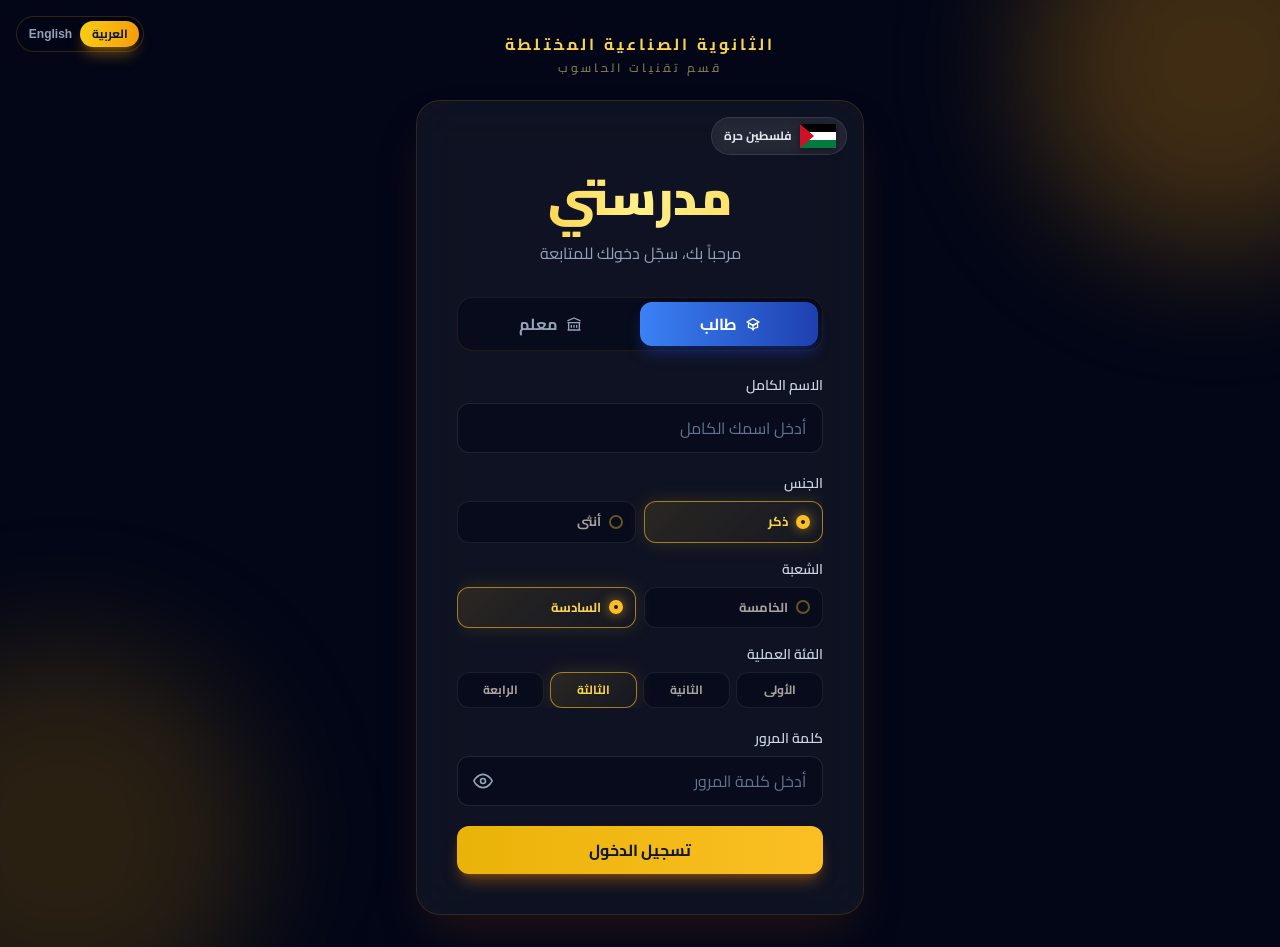
<file: index.html>
<!DOCTYPE html>
<html lang="ar">
<head>
  <meta charset="UTF-8" />
  <title>مدرستي | جاري التحميل...</title>
  <meta http-equiv="refresh" content="0; url=login.html" />
  <script>window.location.replace('login.html');</script>
  <style>
    body {
      margin: 0;
      background: #0a0a0a;
      color: #fbbf24;
      font-family: 'Cairo', sans-serif;
      display: flex;
      align-items: center;
      justify-content: center;
      min-height: 100vh;
    }
  </style>
</head>
<body>
  <div>جاري التحميل...</div>
</body>
</html>
</file>
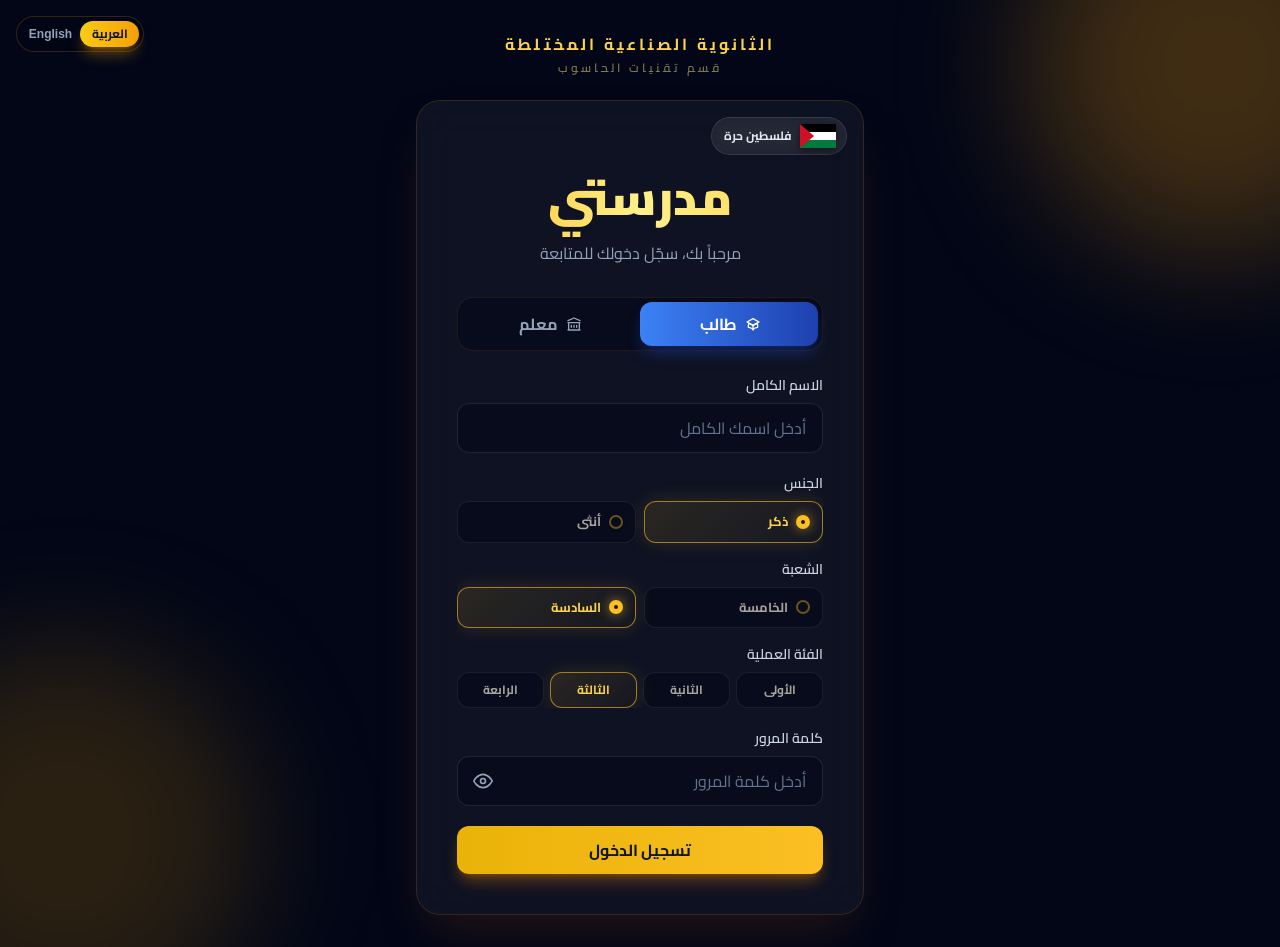
<file: announcements.html>
<!DOCTYPE html>
<html lang="ar" dir="rtl">
<head>
  <meta charset="UTF-8" />
  <meta name="viewport" content="width=device-width, initial-scale=1.0" />
  <title>الإعلانات | مدرستي</title>

  <script src="libs/tailwind.js"></script>
  <script>
    tailwind.config = { theme: { extend: { fontFamily: { cairo: ['Cairo', 'sans-serif'] } } } };
  </script>

  <link href="libs/aos.css" rel="stylesheet" />
  <link href="css/style.css" rel="stylesheet" />

  <style>
    .announce-card {
      position: relative;
      background: rgba(255, 255, 255, 0.04);
      backdrop-filter: blur(16px);
      border: 1px solid rgba(255, 255, 255, 0.06);
      border-radius: 20px;
      padding: 22px 24px;
      transition: all 0.35s cubic-bezier(0.34, 1.56, 0.64, 1);
      overflow: hidden;
      display: flex;
      gap: 18px;
    }
    .announce-card::before {
      content: '';
      position: absolute;
      inset-inline-start: 0;
      top: 0;
      bottom: 0;
      width: 4px;
      border-radius: 20px 0 0 20px;
    }
    .announce-card[data-color="amber"]::before   { background: linear-gradient(to bottom, #fcd34d, #f59e0b); }
    .announce-card[data-color="blue"]::before    { background: linear-gradient(to bottom, #60a5fa, #3b82f6); }
    .announce-card[data-color="emerald"]::before { background: linear-gradient(to bottom, #34d399, #10b981); }
    .announce-card[data-color="rose"]::before    { background: linear-gradient(to bottom, #fb7185, #f43f5e); }
    .announce-card[data-color="purple"]::before  { background: linear-gradient(to bottom, #c084fc, #a855f7); }
    .announce-card[data-color="cyan"]::before    { background: linear-gradient(to bottom, #22d3ee, #06b6d4); }
    .announce-card[data-color="indigo"]::before  { background: linear-gradient(to bottom, #818cf8, #6366f1); }
    .announce-card[data-color="slate"]::before   { background: linear-gradient(to bottom, #94a3b8, #64748b); }

    .announce-card:hover {
      border-color: rgba(251, 191, 36, 0.25);
      background: rgba(251, 191, 36, 0.03);
      transform: translateY(-3px);
      box-shadow: 0 20px 50px rgba(251, 191, 36, 0.12);
    }

    .announce-icon {
      width: 48px;
      height: 48px;
      border-radius: 14px;
      display: flex;
      align-items: center;
      justify-content: center;
      flex-shrink: 0;
    }
    .announce-icon[data-color="amber"]   { background: rgba(251, 191, 36, 0.15); color: #fcd34d; }
    .announce-icon[data-color="blue"]    { background: rgba(96, 165, 250, 0.15); color: #60a5fa; }
    .announce-icon[data-color="emerald"] { background: rgba(52, 211, 153, 0.15); color: #34d399; }
    .announce-icon[data-color="rose"]    { background: rgba(251, 113, 133, 0.15); color: #fb7185; }
    .announce-icon[data-color="purple"]  { background: rgba(192, 132, 252, 0.15); color: #c084fc; }
    .announce-icon[data-color="cyan"]    { background: rgba(34, 211, 238, 0.15); color: #22d3ee; }
    .announce-icon[data-color="indigo"]  { background: rgba(129, 140, 248, 0.15); color: #818cf8; }
    .announce-icon[data-color="slate"]   { background: rgba(148, 163, 184, 0.15); color: #94a3b8; }
    .announce-icon svg { width: 22px; height: 22px; }

    .announce-date {
      display: inline-flex;
      align-items: center;
      gap: 6px;
      font-size: 11px;
      font-weight: 800;
      color: #78716c;
      margin-bottom: 8px;
      letter-spacing: 0.05em;
    }
    .announce-date svg { width: 12px; height: 12px; }

    .announce-title {
      font-size: 16px;
      font-weight: 900;
      color: #ffffff;
      margin-bottom: 8px;
      line-height: 1.4;
    }
    .announce-body {
      font-size: 13px;
      color: #a8a29e;
      font-weight: 600;
      line-height: 1.8;
    }
    .announce-tag {
      display: inline-block;
      padding: 3px 10px;
      border-radius: 999px;
      font-size: 10px;
      font-weight: 800;
      margin-top: 12px;
    }
    .announce-tag[data-color="amber"]   { background: rgba(251, 191, 36, 0.12); color: #fcd34d; border: 1px solid rgba(251, 191, 36, 0.3); }
    .announce-tag[data-color="blue"]    { background: rgba(96, 165, 250, 0.12); color: #60a5fa; border: 1px solid rgba(96, 165, 250, 0.3); }
    .announce-tag[data-color="emerald"] { background: rgba(52, 211, 153, 0.12); color: #34d399; border: 1px solid rgba(52, 211, 153, 0.3); }
    .announce-tag[data-color="rose"]    { background: rgba(251, 113, 133, 0.12); color: #fb7185; border: 1px solid rgba(251, 113, 133, 0.3); }
    .announce-tag[data-color="purple"]  { background: rgba(192, 132, 252, 0.12); color: #c084fc; border: 1px solid rgba(192, 132, 252, 0.3); }
    .announce-tag[data-color="cyan"]    { background: rgba(34, 211, 238, 0.12); color: #22d3ee; border: 1px solid rgba(34, 211, 238, 0.3); }
    .announce-tag[data-color="indigo"]  { background: rgba(129, 140, 248, 0.12); color: #818cf8; border: 1px solid rgba(129, 140, 248, 0.3); }
    .announce-tag[data-color="slate"]   { background: rgba(148, 163, 184, 0.12); color: #94a3b8; border: 1px solid rgba(148, 163, 184, 0.3); }

    /* ===== الإعلان المميز ===== */
    .announce-featured {
      background: linear-gradient(135deg, rgba(168, 85, 247, 0.14) 0%, rgba(59, 130, 246, 0.06) 100%);
      border: 1.5px solid rgba(192, 132, 252, 0.4);
      box-shadow: 0 20px 60px rgba(168, 85, 247, 0.2);
      position: relative;
      overflow: hidden;
    }
    .announce-featured::after {
      content: '';
      position: absolute;
      top: -100px;
      inset-inline-end: -100px;
      width: 300px;
      height: 300px;
      background: radial-gradient(circle, rgba(192, 132, 252, 0.35) 0%, transparent 70%);
      filter: blur(60px);
      pointer-events: none;
      animation: featured-glow 4s ease-in-out infinite;
    }
    @keyframes featured-glow {
      0%, 100% { opacity: 0.6; }
      50%      { opacity: 1; }
    }
    .announce-featured .announce-title { font-size: 18px; }

    .featured-badge {
      position: absolute;
      top: 16px;
      inset-inline-end: 16px;
      padding: 4px 12px;
      border-radius: 999px;
      background: linear-gradient(135deg, #c084fc, #a855f7);
      color: #ffffff;
      font-size: 10px;
      font-weight: 900;
      letter-spacing: 0.1em;
      box-shadow: 0 4px 15px rgba(168, 85, 247, 0.5);
      z-index: 3;
      animation: badge-pulse 2s ease-in-out infinite;
    }
    @keyframes badge-pulse {
      0%, 100% { transform: scale(1); box-shadow: 0 4px 15px rgba(168, 85, 247, 0.5); }
      50%      { transform: scale(1.06); box-shadow: 0 6px 20px rgba(168, 85, 247, 0.7); }
    }

    .dev-names {
      display: flex;
      flex-wrap: wrap;
      gap: 8px;
      margin-top: 14px;
      position: relative;
      z-index: 2;
    }
    .dev-name {
      display: inline-flex;
      align-items: center;
      gap: 8px;
      padding: 8px 16px;
      border-radius: 999px;
      background: linear-gradient(135deg, rgba(192, 132, 252, 0.18) 0%, rgba(168, 85, 247, 0.08) 100%);
      border: 1px solid rgba(192, 132, 252, 0.4);
      color: #e9d5ff;
      font-size: 13px;
      font-weight: 800;
      transition: all 0.3s ease;
    }
    .dev-name:hover {
      transform: translateY(-2px) scale(1.04);
      background: linear-gradient(135deg, rgba(192, 132, 252, 0.3) 0%, rgba(168, 85, 247, 0.15) 100%);
      box-shadow: 0 8px 25px rgba(168, 85, 247, 0.35);
      color: #ffffff;
    }
    .dev-name .dev-avatar {
      width: 24px;
      height: 24px;
      border-radius: 50%;
      background: linear-gradient(135deg, #c084fc, #a855f7);
      display: flex;
      align-items: center;
      justify-content: center;
      font-size: 11px;
      font-weight: 900;
      color: #ffffff;
    }
    .dev-name .dev-role {
      font-size: 10px;
      color: rgba(233, 213, 255, 0.65);
      font-weight: 700;
      letter-spacing: 0.05em;
    }

    .project-progress {
      margin-top: 18px;
      padding-top: 16px;
      border-top: 1px dashed rgba(192, 132, 252, 0.25);
      position: relative;
      z-index: 2;
    }
    .project-progress-label {
      display: flex;
      justify-content: space-between;
      font-size: 11px;
      font-weight: 800;
      color: rgba(233, 213, 255, 0.85);
      margin-bottom: 8px;
      letter-spacing: 0.05em;
    }
    .project-progress-bar {
      height: 8px;
      border-radius: 999px;
      background: rgba(30, 20, 60, 0.6);
      overflow: hidden;
      position: relative;
    }
    .project-progress-fill {
      height: 100%;
      border-radius: 999px;
      background: linear-gradient(to left, #c084fc, #a855f7, #60a5fa, #c084fc);
      background-size: 200% 100%;
      box-shadow: 0 0 15px rgba(192, 132, 252, 0.6);
      animation: progress-shimmer 2.5s linear infinite;
      width: 0%;
    }
    @keyframes progress-shimmer {
      0% { background-position: 0% 50%; }
      100% { background-position: 200% 50%; }
    }
  </style>
</head>

<body class="font-cairo overflow-x-hidden">

  <div id="three-bg"></div>
  <div class="glow-orb o1"></div>
  <div class="glow-orb o2"></div>

  <div id="sidebar-mount"></div>

  <main id="main-content">
    <div id="header-mount"></div>

    <div class="px-4 sm:px-6 lg:px-8 py-6 sm:py-8 space-y-6">

      <section id="hero">
        <h1 class="text-3xl sm:text-4xl lg:text-5xl font-black leading-tight">
          <span class="bg-gradient-to-l from-amber-300 via-yellow-200 to-amber-400 bg-clip-text text-transparent" data-i18n="pageAnnounceTitle">الإعلانات</span>
        </h1>
        <p class="mt-2 text-stone-400 text-sm sm:text-base" data-i18n="pageAnnounceSub">كل الإعلانات والتعميمات</p>
      </section>

      <section id="announcements-list" class="space-y-4 max-w-4xl"></section>

    </div>
  </main>

  <div id="bottom-nav-mount"></div>

  <script src="libs/sweetalert2.min.js" defer></script>
  <script src="libs/gsap.min.js" defer></script>
  <script src="libs/three.min.js" defer></script>
  <script src="libs/aos.js" defer></script>
  <script src="js/sound-manager.js" defer></script>
  <script src="js/three-scene.js" defer></script>
  <script src="js/app.js" defer></script>

  <script defer>
    document.addEventListener('madrasati:ready', () => {
      const App = window.App;

      const developers = [
        { name_ar: 'أنس حسين',     name_en: 'Anas Hussein',       role_ar: 'مطوّر رئيسي', role_en: 'Lead Developer' },
        { name_ar: 'بلال خضير',    name_en: 'Bilal Khudair',      role_ar: 'مطوّر',       role_en: 'Developer' },
        { name_ar: 'خلدون الأسدي', name_en: 'Khaldoun Al-Asadi',  role_ar: 'مطوّر',       role_en: 'Developer' },
      ];

      const announcements = [
        {
          type: 'featured', color: 'purple', icon: 'code',
          featured_badge_ar: 'مميز', featured_badge_en: 'Featured',
          date_ar: '13 أكتوبر 2026', date_en: 'October 13, 2026',
          title_ar: '🚀 مشروع "مدرستي" — قيد التطوير',
          title_en: '🚀 "Madrasati" Project — In Development',
          body_ar: 'فريق من طلاب قسم تقنيات الحاسوب يعمل على بناء منصة إلكترونية متكاملة لخدمة الطلاب والمعلمين. المشروع النهائي سيصدر قريباً بإذن الله.',
          body_en: 'A team of Computer Technology students is building a complete electronic platform for students and teachers. The final project will be released soon.',
          tag_ar: 'قريباً', tag_en: 'Coming Soon',
          developers: developers, progress: 75,
        },
        {
          color: 'amber', icon: 'megaphone',
          date_ar: '12 أكتوبر 2026', date_en: 'October 12, 2026',
          title_ar: 'بدء التسجيل للامتحانات العملية للفصل الأول',
          title_en: 'Registration open for first-term practical exams',
          body_ar: 'يرجى من جميع الطلاب مراجعة إدارة القسم لاستلام بطاقات الامتحانات العملية في أقرب وقت. آخر موعد للتسجيل هو 25 أكتوبر.',
          body_en: 'All students should visit the department office to collect exam cards as soon as possible. Registration deadline: October 25.',
          tag_ar: 'هام', tag_en: 'Important',
        },
        {
          color: 'blue', icon: 'academic',
          date_ar: '10 أكتوبر 2026', date_en: 'October 10, 2026',
          title_ar: '🎓 ورشة عمل: أساسيات الأمن السيبراني',
          title_en: '🎓 Workshop: Cybersecurity Fundamentals',
          body_ar: 'ستُقام ورشة عمل مجانية في مخبر الحاسوب يوم الخميس القادم الساعة 10 صباحاً. الحضور مفتوح لجميع طلاب القسم. سيتخللها تطبيق عملي مباشر.',
          body_en: 'A free workshop will be held in the computer lab next Thursday at 10 AM. Open to all department students. Includes hands-on practice.',
          tag_ar: 'ورشة', tag_en: 'Workshop',
        },
        {
          color: 'emerald', icon: 'calendar',
          date_ar: '8 أكتوبر 2026', date_en: 'October 8, 2026',
          title_ar: 'تحديث جدول الحصص الأسبوعية للفئة الثالثة',
          title_en: 'Weekly schedule updated for Group 3',
          body_ar: 'تم تحديث الجدول الأسبوعي للفئة الثالثة. يرجى من الطلاب مراجعة البرنامج الأسبوعي من صفحتهم.',
          body_en: 'The weekly schedule for Group 3 has been updated. Please review it from your page.',
          tag_ar: 'تحديث', tag_en: 'Update',
        },
        {
          color: 'rose', icon: 'bell',
          date_ar: '5 أكتوبر 2026', date_en: 'October 5, 2026',
          title_ar: 'تعطيل الدوام يوم الأحد القادم',
          title_en: 'School closed next Sunday',
          body_ar: 'بمناسبة عطلة رسمية، سيتم تعطيل الدوام يوم الأحد القادم. يُستأنف الدوام بشكل طبيعي يوم الاثنين.',
          body_en: 'Due to an official holiday, school will be closed next Sunday. Classes resume normally on Monday.',
          tag_ar: 'إداري', tag_en: 'Admin',
        },
        {
          color: 'cyan', icon: 'trophy',
          date_ar: '3 أكتوبر 2026', date_en: 'October 3, 2026',
          title_ar: '🏆 مسابقة البرمجة السنوية — سجّل الآن!',
          title_en: '🏆 Annual Programming Competition — Register Now!',
          body_ar: 'تنطلق مسابقة البرمجة السنوية بمشاركة جميع الفئات. الجوائز قيّمة والفائزون سيحصلون على شهادات تقدير. التسجيل مفتوح حتى 20 أكتوبر.',
          body_en: 'The annual programming competition kicks off with all groups participating. Valuable prizes and certificates for winners. Registration open until October 20.',
          tag_ar: 'مسابقة', tag_en: 'Competition',
        },
        {
          color: 'indigo', icon: 'book',
          date_ar: '1 أكتوبر 2026', date_en: 'October 1, 2026',
          title_ar: '📚 إطلاق مكتبة الكتب الرقمية قريباً',
          title_en: '📚 Digital Books Library Coming Soon',
          body_ar: 'يستعد القسم لإطلاق مكتبة إلكترونية تضم جميع كتب المنهاج بصيغة PDF، مع إمكانية القراءة والتحميل مباشرة من الموقع. تابعوا الإعلانات.',
          body_en: 'The department is preparing to launch a digital library with all curriculum books in PDF format. You can read and download directly from the site. Stay tuned.',
          tag_ar: 'جديد', tag_en: 'New',
        },
        {
          color: 'purple', icon: 'briefcase',
          date_ar: '28 سبتمبر 2026', date_en: 'September 28, 2026',
          title_ar: '💼 يوم المهنة في القسم',
          title_en: '💼 Career Day at the Department',
          body_ar: 'يستضيف القسم نخبة من المهندسين والخبراء في مجالات الشبكات والبرمجة لتعريف الطلاب بسوق العمل. الحضور إلزامي لطلاب الصف الثاني.',
          body_en: 'The department hosts top engineers and experts in networking and programming to introduce students to the job market. Attendance is mandatory for second-year students.',
          tag_ar: 'فعالية', tag_en: 'Event',
        },
        {
          color: 'slate', icon: 'wrench',
          date_ar: '25 سبتمبر 2026', date_en: 'September 25, 2026',
          title_ar: 'صيانة دورية لمخابر الحاسوب',
          title_en: 'Periodic maintenance of computer labs',
          body_ar: 'سيتم إجراء صيانة دورية لمخابر الحاسوب يوم الخميس القادم. يُرجى من الطلاب حفظ ملفاتهم مسبقاً.',
          body_en: 'Periodic maintenance will be performed on computer labs next Thursday. Students should save their files in advance.',
          tag_ar: 'تنبيه', tag_en: 'Notice',
        },
      ];

      const icons = {
        megaphone: '<path stroke-linecap="round" stroke-linejoin="round" d="M11 5.882V19.24a1.76 1.76 0 01-3.417.592l-2.147-6.15M18 13a3 3 0 100-6M5.436 13.683A4.001 4.001 0 017 6h1.832c4.1 0 7.625-1.234 9.168-3v14c-1.543-1.766-5.067-3-9.168-3H7a3.988 3.988 0 01-1.564-.317z" />',
        academic: '<path stroke-linecap="round" stroke-linejoin="round" d="M12 14l9-5-9-5-9 5 9 5z" /><path stroke-linecap="round" stroke-linejoin="round" d="M12 14v7" />',
        calendar: '<path stroke-linecap="round" stroke-linejoin="round" d="M8 7V3m8 4V3m-9 8h10M5 21h14a2 2 0 002-2V7a2 2 0 00-2-2H5a2 2 0 00-2 2v12a2 2 0 002 2z" />',
        bell: '<path stroke-linecap="round" stroke-linejoin="round" d="M15 17h5l-1.405-1.405A2.032 2.032 0 0118 14.158V11a6.002 6.002 0 00-4-5.659V5a2 2 0 10-4 0v.341C7.67 6.165 6 8.388 6 11v3.159c0 .538-.214 1.055-.595 1.436L4 17h5m6 0v1a3 3 0 11-6 0v-1m6 0H9" />',
        code: '<path stroke-linecap="round" stroke-linejoin="round" d="M10 20l4-16m4 4l4 4-4 4M6 16l-4-4 4-4" />',
        trophy: '<path stroke-linecap="round" stroke-linejoin="round" d="M9 12l2 2 4-4M7.835 4.697a3.42 3.42 0 001.946-.806 3.42 3.42 0 014.438 0 3.42 3.42 0 001.946.806 3.42 3.42 0 013.138 3.138 3.42 3.42 0 00.806 1.946 3.42 3.42 0 010 4.438 3.42 3.42 0 00-.806 1.946 3.42 3.42 0 01-3.138 3.138 3.42 3.42 0 00-1.946.806 3.42 3.42 0 01-4.438 0 3.42 3.42 0 00-1.946-.806 3.42 3.42 0 01-3.138-3.138 3.42 3.42 0 00-.806-1.946 3.42 3.42 0 010-4.438 3.42 3.42 0 00.806-1.946 3.42 3.42 0 013.138-3.138z" />',
        book: '<path stroke-linecap="round" stroke-linejoin="round" d="M12 6.253v13m0-13C10.832 5.477 9.246 5 7.5 5S4.168 5.477 3 6.253v13C4.168 18.477 5.754 18 7.5 18s3.332.477 4.5 1.253m0-13C13.168 5.477 14.754 5 16.5 5c1.747 0 3.332.477 4.5 1.253v13C19.832 18.477 18.247 18 16.5 18c-1.746 0-3.332.477-4.5 1.253" />',
        briefcase: '<path stroke-linecap="round" stroke-linejoin="round" d="M21 13.255A23.931 23.931 0 0112 15c-3.183 0-6.22-.62-9-1.745M16 6V4a2 2 0 00-2-2h-4a2 2 0 00-2 2v2m4 6h.01M5 20h14a2 2 0 002-2V8a2 2 0 00-2-2H5a2 2 0 00-2 2v10a2 2 0 002 2z" />',
        wrench: '<path stroke-linecap="round" stroke-linejoin="round" d="M10.325 4.317c.426-1.756 2.924-1.756 3.35 0a1.724 1.724 0 002.573 1.066c1.543-.94 3.31.826 2.37 2.37a1.724 1.724 0 001.065 2.572c1.756.426 1.756 2.924 0 3.35a1.724 1.724 0 00-1.066 2.573c.94 1.543-.826 3.31-2.37 2.37a1.724 1.724 0 00-2.572 1.065c-.426 1.756-2.924 1.756-3.35 0a1.724 1.724 0 00-2.573-1.066c-1.543.94-3.31-.826-2.37-2.37a1.724 1.724 0 00-1.065-2.572c-1.756-.426-1.756-2.924 0-3.35a1.724 1.724 0 001.066-2.573c-.94-1.543.826-3.31 2.37-2.37.996.608 2.296.07 2.572-1.065z" />',
      };

      function render() {
        const list = document.getElementById('announcements-list');
        const lang = App.getCurrentLang();
        const isAr = lang === 'ar';

        list.innerHTML = announcements.map((a) => {
          const date  = isAr ? a.date_ar  : a.date_en;
          const title = isAr ? a.title_ar : a.title_en;
          const body  = isAr ? a.body_ar  : a.body_en;
          const tag   = isAr ? a.tag_ar   : a.tag_en;

          if (a.type === 'featured') {
            const badge = isAr ? a.featured_badge_ar : a.featured_badge_en;
            const devsHTML = a.developers.map(d => {
              const name = isAr ? d.name_ar : d.name_en;
              const role = isAr ? d.role_ar : d.role_en;
              return `
                <span class="dev-name">
                  <span class="dev-avatar">${name.charAt(0)}</span>
                  <span>${name}</span>
                  <span class="dev-role">${role}</span>
                </span>
              `;
            }).join('');

            return `
              <div class="announce-card announce-featured" data-color="${a.color}">
                <span class="featured-badge">${badge}</span>
                <div class="announce-icon" data-color="${a.color}">
                  <svg xmlns="http://www.w3.org/2000/svg" fill="none" viewBox="0 0 24 24" stroke="currentColor" stroke-width="2">
                    ${icons[a.icon]}
                  </svg>
                </div>
                <div class="flex-1 min-w-0">
                  <div class="announce-date">
                    <svg xmlns="http://www.w3.org/2000/svg" fill="none" viewBox="0 0 24 24" stroke="currentColor" stroke-width="2.5">
                      <path stroke-linecap="round" stroke-linejoin="round" d="M12 8v4l3 3m6-3a9 9 0 11-18 0 9 9 0 0118 0z" />
                    </svg>
                    ${date}
                  </div>
                  <div class="announce-title">${title}</div>
                  <div class="announce-body">${body}</div>
                  <div class="dev-names">${devsHTML}</div>
                  <div class="project-progress">
                    <div class="project-progress-label">
                      <span>${isAr ? 'نسبة الإنجاز' : 'Progress'}</span>
                      <span>${a.progress}%</span>
                    </div>
                    <div class="project-progress-bar">
                      <div class="project-progress-fill" data-progress="${a.progress}"></div>
                    </div>
                  </div>
                  <span class="announce-tag" data-color="${a.color}" style="margin-top: 16px;">${tag}</span>
                </div>
              </div>
            `;
          }

          return `
            <div class="announce-card" data-color="${a.color}">
              <div class="announce-icon" data-color="${a.color}">
                <svg xmlns="http://www.w3.org/2000/svg" fill="none" viewBox="0 0 24 24" stroke="currentColor" stroke-width="2">
                  ${icons[a.icon]}
                </svg>
              </div>
              <div class="flex-1 min-w-0">
                <div class="announce-date">
                  <svg xmlns="http://www.w3.org/2000/svg" fill="none" viewBox="0 0 24 24" stroke="currentColor" stroke-width="2.5">
                    <path stroke-linecap="round" stroke-linejoin="round" d="M12 8v4l3 3m6-3a9 9 0 11-18 0 9 9 0 0118 0z" />
                  </svg>
                  ${date}
                </div>
                <div class="announce-title">${title}</div>
                <div class="announce-body">${body}</div>
                <span class="announce-tag" data-color="${a.color}">${tag}</span>
              </div>
            </div>
          `;
        }).join('');

        // ===== حركات GSAP =====
        if (window.gsap) {
          // 1. الحالة الأولية
          gsap.set('.announce-card', { opacity: 0, y: 40, scale: 0.96 });

          // 2. الظهور بحركة
          gsap.to('.announce-card', {
            opacity: 1, y: 0, scale: 1,
            duration: 0.6,
            stagger: 0.1,
            ease: 'power3.out',
            onComplete: () => {
              // 3. مسح الـ inline styles → العنصر يعود طبيعياً (مرئي دائماً)
              document.querySelectorAll('.announce-card').forEach(el => {
                el.style.opacity = '';
                el.style.transform = '';
              });
            }
          });

          // شريط التقدم
          document.querySelectorAll('.project-progress-fill').forEach(el => {
            const target = parseInt(el.dataset.progress) || 0;
            gsap.fromTo(el,
              { width: '0%' },
              { width: target + '%', duration: 1.8, delay: 0.8, ease: 'power3.out' }
            );
          });
        }

        App.setupCardTilt();
      }

      render();
      document.addEventListener('madrasati:language-changed', render);
    });
  </script>
</body>
</html>
</file>
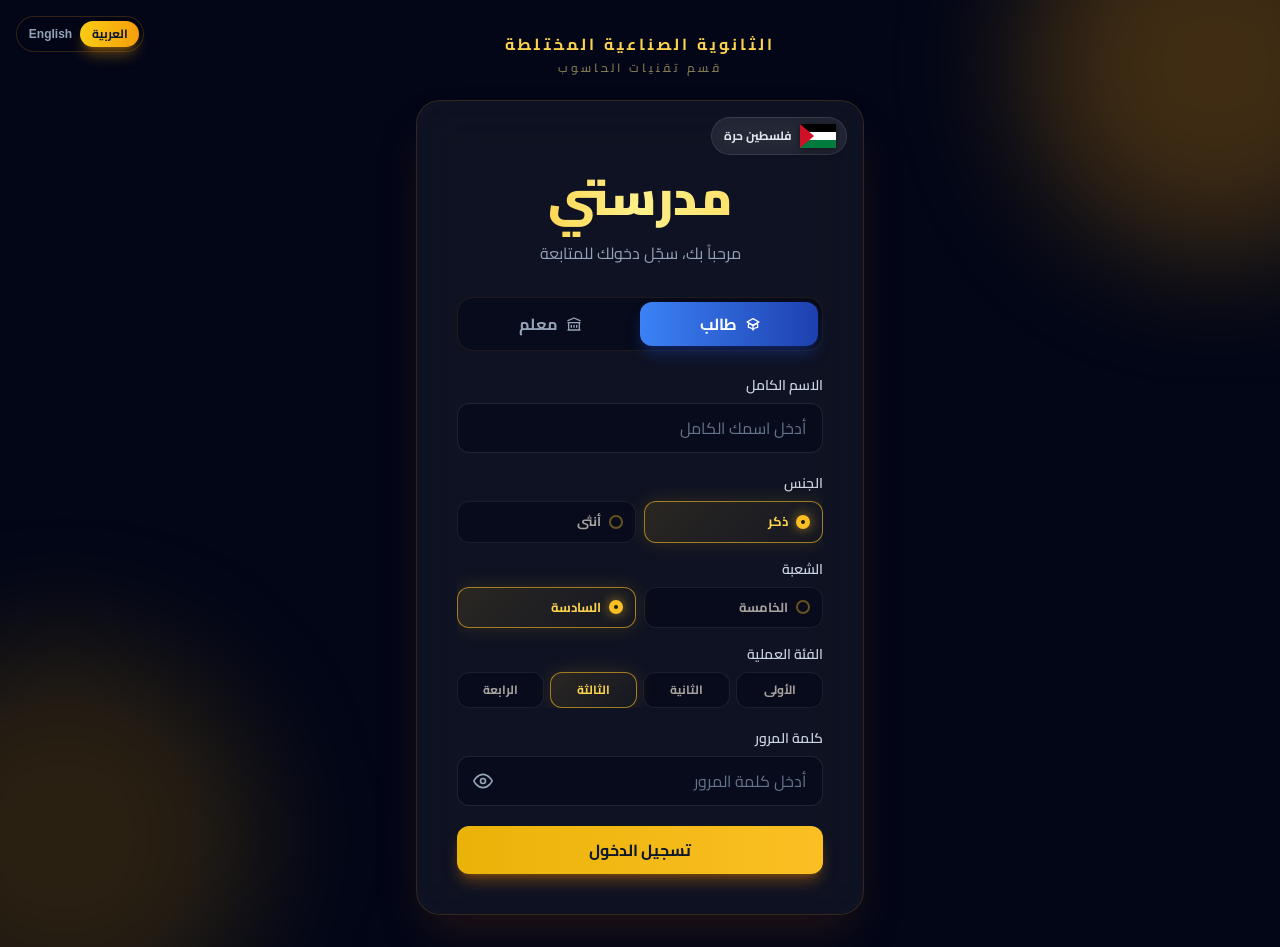
<file: books.html>
<!DOCTYPE html>
<html lang="ar" dir="rtl">
<head>
  <meta charset="UTF-8" />
  <meta name="viewport" content="width=device-width, initial-scale=1.0" />
  <title>الكتب والمواد | مدرستي</title>

  <script src="libs/tailwind.js"></script>
  <script>
    tailwind.config = { theme: { extend: { fontFamily: { cairo: ['Cairo', 'sans-serif'] } } } };
  </script>

  <link href="libs/aos.css" rel="stylesheet" />
  <link href="css/style.css" rel="stylesheet" />

  <style>
    .book-card {
      position: relative;
      background: rgba(255, 255, 255, 0.04);
      backdrop-filter: blur(16px);
      border: 1px solid rgba(251, 191, 36, 0.1);
      border-radius: 20px;
      padding: 20px;
      transition: all 0.35s cubic-bezier(0.34, 1.56, 0.64, 1);
      overflow: hidden;
      display: flex;
      flex-direction: column;
    }
    .book-card::before {
      content: '';
      position: absolute;
      inset: 0;
      border-radius: inherit;
      background: radial-gradient(circle at var(--mx, 50%) var(--my, 50%), rgba(251, 191, 36, 0.12) 0%, transparent 60%);
      opacity: 0;
      transition: opacity 0.4s ease;
      pointer-events: none;
    }
    .book-card:hover::before { opacity: 1; }
    .book-card:hover {
      border-color: rgba(251, 191, 36, 0.35);
      box-shadow: 0 25px 60px rgba(251, 191, 36, 0.12);
    }

    .book-cover {
      width: 100%;
      aspect-ratio: 3 / 4;
      border-radius: 14px;
      display: flex;
      align-items: center;
      justify-content: center;
      margin-bottom: 16px;
      position: relative;
      overflow: hidden;
      transition: transform 0.4s ease;
    }
    .book-card:hover .book-cover { transform: scale(1.03); }

    .book-cover::after {
      content: '';
      position: absolute;
      top: 0;
      inset-inline-start: 0;
      width: 10px;
      height: 100%;
      background: rgba(0, 0, 0, 0.25);
      box-shadow: inset -2px 0 4px rgba(0, 0, 0, 0.3);
    }

    .book-cover::before {
      content: '';
      position: absolute;
      top: -50%;
      left: -50%;
      width: 200%;
      height: 200%;
      background: linear-gradient(45deg, transparent 30%, rgba(255, 255, 255, 0.15) 50%, transparent 70%);
      transform: translateX(-100%) rotate(45deg);
      transition: transform 0.6s ease;
    }
    .book-card:hover .book-cover::before { transform: translateX(100%) rotate(45deg); }

    .book-cover[data-color="amber"]   { background: linear-gradient(135deg, #78350f 0%, #b45309 50%, #f59e0b 100%); }
    .book-cover[data-color="blue"]    { background: linear-gradient(135deg, #1e3a8a 0%, #1e40af 50%, #3b82f6 100%); }
    .book-cover[data-color="emerald"] { background: linear-gradient(135deg, #064e3b 0%, #047857 50%, #10b981 100%); }
    .book-cover[data-color="rose"]    { background: linear-gradient(135deg, #881337 0%, #be123c 50%, #f43f5e 100%); }
    .book-cover[data-color="purple"]  { background: linear-gradient(135deg, #4c1d95 0%, #6d28d9 50%, #a855f7 100%); }
    .book-cover[data-color="cyan"]    { background: linear-gradient(135deg, #164e63 0%, #0e7490 50%, #06b6d4 100%); }
    .book-cover[data-color="slate"]   { background: linear-gradient(135deg, #1e293b 0%, #334155 50%, #64748b 100%); }
    .book-cover[data-color="indigo"]  { background: linear-gradient(135deg, #312e81 0%, #4338ca 50%, #6366f1 100%); }

    .book-cover-icon {
      width: 80px;
      height: 80px;
      color: rgba(255, 255, 255, 0.9);
      filter: drop-shadow(0 4px 12px rgba(0, 0, 0, 0.4));
      z-index: 2;
      position: relative;
    }

    .book-cover-label {
      position: absolute;
      bottom: 12px;
      inset-inline-start: 18px;
      inset-inline-end: 12px;
      font-size: 11px;
      font-weight: 900;
      color: rgba(255, 255, 255, 0.95);
      letter-spacing: 0.15em;
      text-align: center;
      text-shadow: 0 2px 6px rgba(0, 0, 0, 0.5);
      z-index: 2;
    }

    .book-cat-badge {
      display: inline-block;
      padding: 3px 10px;
      border-radius: 999px;
      font-size: 10px;
      font-weight: 800;
      letter-spacing: 0.05em;
      background: rgba(251, 191, 36, 0.12);
      border: 1px solid rgba(251, 191, 36, 0.3);
      color: #fcd34d;
      margin-bottom: 8px;
      align-self: flex-start;
    }

    .book-title {
      font-size: 14px;
      font-weight: 900;
      color: #ffffff;
      margin-bottom: 6px;
      line-height: 1.4;
      min-height: 40px;
    }
    .book-meta {
      font-size: 10px;
      color: #78716c;
      font-weight: 700;
      margin-bottom: 14px;
      letter-spacing: 0.05em;
    }

    .book-actions {
      display: grid;
      grid-template-columns: 1fr 1fr;
      gap: 8px;
      margin-top: auto;
    }
    .book-action-btn {
      padding: 9px 12px;
      border-radius: 10px;
      font-size: 12px;
      font-weight: 800;
      display: inline-flex;
      align-items: center;
      justify-content: center;
      gap: 6px;
      font-family: 'Cairo', sans-serif;
      cursor: pointer;
      transition: all 0.3s ease;
      border: 1px solid;
    }
    .book-action-btn svg { width: 14px; height: 14px; flex-shrink: 0; }

    .btn-read {
      background: rgba(251, 191, 36, 0.12);
      border-color: rgba(251, 191, 36, 0.35);
      color: #fcd34d;
    }
    .btn-read:hover {
      background: rgba(251, 191, 36, 0.22);
      border-color: rgba(251, 191, 36, 0.6);
      transform: translateY(-2px);
      box-shadow: 0 8px 20px rgba(251, 191, 36, 0.25);
    }

    .btn-download {
      background: linear-gradient(135deg, #fcd34d 0%, #fbbf24 100%);
      border-color: transparent;
      color: #1c1917;
      box-shadow: 0 4px 12px rgba(251, 191, 36, 0.25);
    }
    .btn-download:hover {
      transform: translateY(-2px);
      box-shadow: 0 10px 25px rgba(251, 191, 36, 0.45);
    }

    .btn-coming-soon {
      opacity: 0.55;
      cursor: not-allowed;
    }
    .btn-coming-soon:hover {
      transform: none !important;
      box-shadow: none !important;
    }
  </style>
</head>

<body class="font-cairo overflow-x-hidden">

  <div id="three-bg"></div>
  <div class="glow-orb o1"></div>
  <div class="glow-orb o2"></div>

  <div id="sidebar-mount"></div>

  <main id="main-content">
    <div id="header-mount"></div>

    <div class="px-4 sm:px-6 lg:px-8 py-6 sm:py-8 space-y-6">

      <section id="hero">
        <h1 class="text-3xl sm:text-4xl lg:text-5xl font-black leading-tight">
          <span class="bg-gradient-to-l from-amber-300 via-yellow-200 to-amber-400 bg-clip-text text-transparent" data-i18n="pageBooksTitle">الكتب والمواد</span>
        </h1>
        <p class="mt-2 text-stone-400 text-sm sm:text-base" data-i18n="pageBooksSub">الكتب المدرسية وملفات PDF</p>
        <p class="text-xs text-amber-200/50 mt-2 font-bold" data-i18n="booksComingSoon">📚 الكتب قيد الرفع — سيتم إتاحتها للتحميل قريباً</p>
      </section>

      <section id="books-grid" class="grid grid-cols-2 lg:grid-cols-3 xl:grid-cols-4 gap-4"></section>

    </div>
  </main>

  <div id="bottom-nav-mount"></div>

  <script src="libs/sweetalert2.min.js" defer></script>
  <script src="libs/gsap.min.js" defer></script>
  <script src="libs/three.min.js" defer></script>
  <script src="libs/aos.js" defer></script>
  <script src="js/sound-manager.js" defer></script>
  <script src="js/three-scene.js" defer></script>
  <script src="js/app.js" defer></script>

  <script defer>
    document.addEventListener('madrasati:ready', () => {
      const App = window.App;

      const books = [
        { id: 'ict',         color: 'amber',   icon: 'chip',    cat_ar: 'تقنيات',     cat_en: 'Technology',   title_ar: 'تكنولوجيا المعلومات والاتصالات', title_en: 'Information & Communication Technology', file: '' },
        { id: 'csharp',      color: 'purple',  icon: 'code',    cat_ar: 'برمجة',      cat_en: 'Programming',  title_ar: 'البرمجة بلغة C#',                 title_en: 'C# Programming',                         file: '' },
        { id: 'networks',    color: 'blue',    icon: 'network', cat_ar: 'شبكات',      cat_en: 'Networks',     title_ar: 'أساسيات الشبكات',                 title_en: 'Networking Fundamentals',                file: '' },
        { id: 'digital',     color: 'cyan',    icon: 'binary',  cat_ar: 'رقمية',      cat_en: 'Digital',      title_ar: 'الدارات الرقمية',                 title_en: 'Digital Circuits',                       file: '' },
        { id: 'electronics', color: 'emerald', icon: 'bolt',    cat_ar: 'إلكترونيات', cat_en: 'Electronics',  title_ar: 'الدارات الإلكترونية',             title_en: 'Electronic Circuits',                    file: '' },
        { id: 'maintenance', color: 'rose',    icon: 'wrench',  cat_ar: 'صيانة',      cat_en: 'Maintenance',  title_ar: 'الصيانة المادية والبرمجية',       title_en: 'Hardware & Software Maintenance',        file: '' },
        { id: 'math',        color: 'indigo',  icon: 'math',    cat_ar: 'رياضيات',    cat_en: 'Math',         title_ar: 'الرياضيات',                       title_en: 'Mathematics',                            file: '' },
        { id: 'arabic',      color: 'slate',   icon: 'book',    cat_ar: 'عربي',       cat_en: 'Arabic',       title_ar: 'اللغة العربية',                   title_en: 'Arabic Language',                        file: '' },
      ];

      const icons = {
        chip: '<rect x="6" y="6" width="12" height="12" rx="1" /><path d="M9 2v4M15 2v4M9 18v4M15 18v4M2 9h4M2 15h4M18 9h4M18 15h4" stroke-linecap="round" />',
        code: '<path stroke-linecap="round" stroke-linejoin="round" d="M8 6l-6 6 6 6M16 6l6 6-6 6M14 4l-4 16" />',
        network: '<circle cx="12" cy="5" r="2.5" /><circle cx="5" cy="19" r="2.5" /><circle cx="19" cy="19" r="2.5" /><path d="M12 7.5v4M12 11.5l-5 5M12 11.5l5 5" stroke-linecap="round" />',
        binary: '<rect x="3" y="3" width="8" height="8" rx="1.5" /><rect x="13" y="3" width="8" height="8" rx="1.5" /><rect x="3" y="13" width="8" height="8" rx="1.5" /><rect x="13" y="13" width="8" height="8" rx="1.5" />',
        bolt: '<path stroke-linecap="round" stroke-linejoin="round" d="M13 2L3 14h8l-1 8 10-12h-8l1-8z" />',
        wrench: '<path stroke-linecap="round" stroke-linejoin="round" d="M14.7 6.3a4 4 0 00-5.4 5.4L3 18v3h3l6.3-6.3a4 4 0 005.4-5.4L15 12l-3-3 2.7-2.7z" />',
        math: '<path stroke-linecap="round" stroke-linejoin="round" d="M5 6h4M5 10h4M5 14h4M5 18h4M15 6h4M15 18h4M13 12h8" />',
        book: '<path stroke-linecap="round" stroke-linejoin="round" d="M4 4h9a3 3 0 013 3v13a2 2 0 00-2-2H4V4zM4 18a2 2 0 012-2h10" />',
      };

      function getT(key) {
        const lang = App.getCurrentLang();
        const extra = {
          ar: { read: 'قراءة', download: 'تحميل', comingSoon: 'قريباً', hint: 'سيتم إتاحة هذا الكتاب قريباً', close: 'حسناً' },
          en: { read: 'Read',   download: 'Download', comingSoon: 'Soon', hint: 'This book will be available soon', close: 'OK' },
        };
        return extra[lang][key];
      }

      function render() {
        const grid = document.getElementById('books-grid');
        const lang = App.getCurrentLang();
        const isAr = lang === 'ar';

        grid.innerHTML = books.map(b => {
          const cat = isAr ? b.cat_ar : b.cat_en;
          const title = isAr ? b.title_ar : b.title_en;
          const isReady = !!b.file;
          const btnClass = isReady ? '' : 'btn-coming-soon';
          const downloadLabel = isReady ? getT('download') : getT('comingSoon');

          return `
            <div class="book-card">
              <div class="book-cover" data-color="${b.color}">
                <svg class="book-cover-icon" xmlns="http://www.w3.org/2000/svg" fill="none" viewBox="0 0 24 24" stroke="currentColor" stroke-width="1.5">
                  ${icons[b.icon]}
                </svg>
                <div class="book-cover-label">${cat}</div>
              </div>
              <span class="book-cat-badge">${cat}</span>
              <div class="book-title">${title}</div>
              <div class="book-meta">PDF · ${isAr ? 'قسم تقنيات الحاسوب' : 'Computer Tech Dept.'}</div>

              <div class="book-actions">
                <button class="book-action-btn btn-read ${btnClass}" data-book="${b.id}" data-action="read">
                  <svg xmlns="http://www.w3.org/2000/svg" fill="none" viewBox="0 0 24 24" stroke="currentColor" stroke-width="2">
                    <path stroke-linecap="round" stroke-linejoin="round" d="M12 6.253v13m0-13C10.832 5.477 9.246 5 7.5 5S4.168 5.477 3 6.253v13C4.168 18.477 5.754 18 7.5 18s3.332.477 4.5 1.253m0-13C13.168 5.477 14.754 5 16.5 5c1.747 0 3.332.477 4.5 1.253v13C19.832 18.477 18.247 18 16.5 18c-1.746 0-3.332.477-4.5 1.253" />
                  </svg>
                  <span>${isReady ? getT('read') : getT('comingSoon')}</span>
                </button>

                <button class="book-action-btn btn-download ${btnClass}" data-book="${b.id}" data-action="download">
                  <svg xmlns="http://www.w3.org/2000/svg" fill="none" viewBox="0 0 24 24" stroke="currentColor" stroke-width="2.5">
                    <path stroke-linecap="round" stroke-linejoin="round" d="M4 16v1a3 3 0 003 3h10a3 3 0 003-3v-1m-4-4l-4 4m0 0l-4-4m4 4V4" />
                  </svg>
                  <span>${downloadLabel}</span>
                </button>
              </div>
            </div>
          `;
        }).join('');

        // ربط الأزرار
        grid.querySelectorAll('.book-action-btn').forEach(btn => {
          btn.addEventListener('click', () => {
            const bookId = btn.dataset.book;
            const action = btn.dataset.action;
            const book = books.find(b => b.id === bookId);

            if (App) App.playSound('tick');

            if (!book.file) {
              Swal.fire({
                icon: 'info',
                title: getT('comingSoon'),
                text: getT('hint'),
                confirmButtonText: getT('close'),
                background: 'rgba(12, 10, 9, 0.95)',
                color: '#e7e5e4',
                didOpen: (popup) => {
                  popup.style.fontFamily = 'Cairo, sans-serif';
                  popup.style.borderRadius = '24px';
                  popup.style.border = '1px solid rgba(251, 191, 36, 0.2)';
                }
              });
              return;
            }

            if (action === 'read') {
              window.open(book.file, '_blank');
            } else if (action === 'download') {
              const link = document.createElement('a');
              link.href = book.file;
              link.download = (isAr ? book.title_ar : book.title_en) + '.pdf';
              link.click();
            }
          });
        });

        // ===== حركات GSAP =====
        if (window.gsap) {
          gsap.set('.book-card', { opacity: 0, y: 40, scale: 0.95 });

          gsap.to('.book-card', {
            opacity: 1, y: 0, scale: 1,
            duration: 0.6,
            stagger: 0.07,
            ease: 'power3.out',
            onComplete: () => {
              document.querySelectorAll('.book-card').forEach(el => {
                el.style.opacity = '';
                el.style.transform = '';
              });
            }
          });
        }

        App.setupCardTilt();
      }

      render();
      document.addEventListener('madrasati:language-changed', render);
    });
  </script>
</body>
</html>
</file>
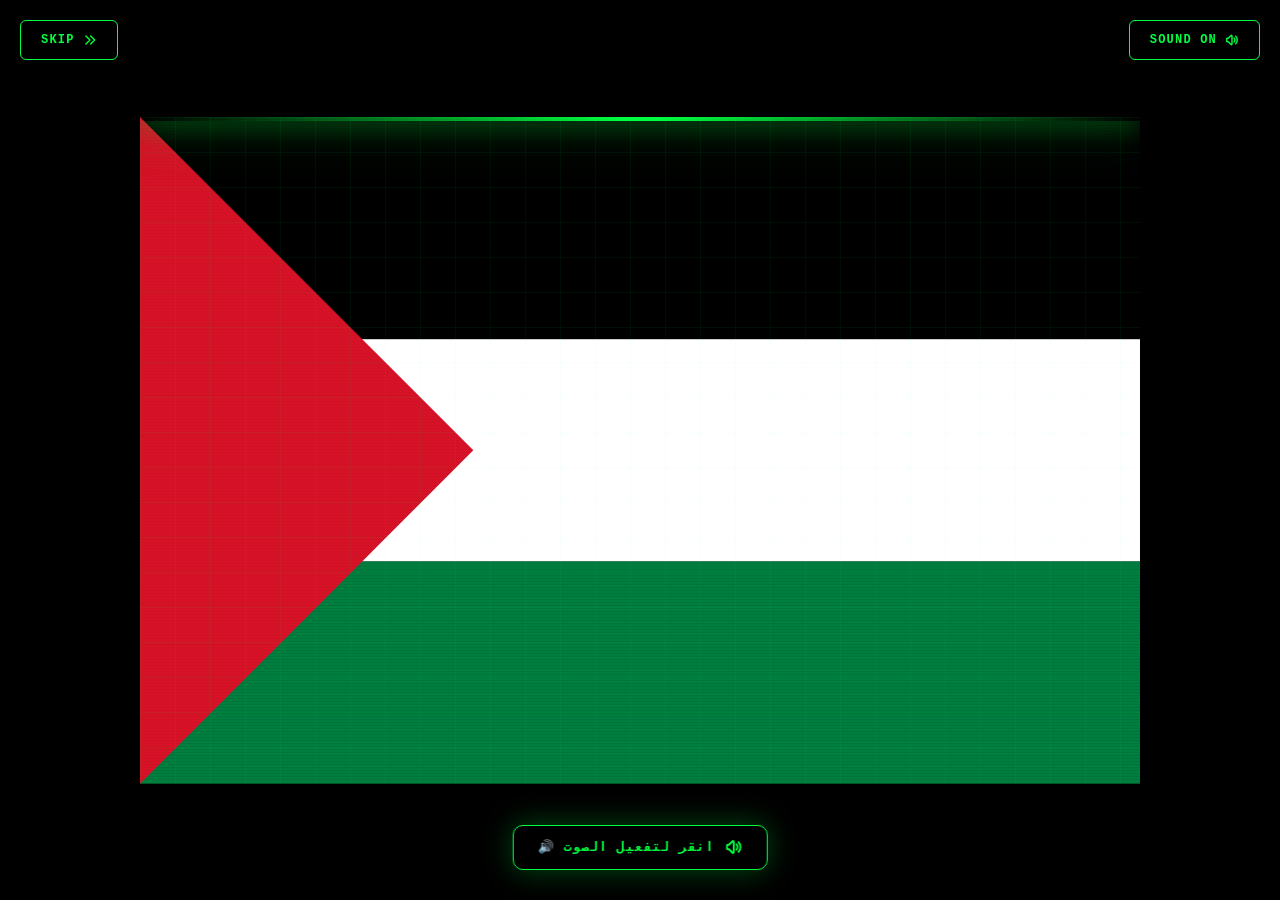
<file: developer.html>
<!DOCTYPE html>
<html lang="ar" dir="rtl">
<head>
  <meta charset="UTF-8" />
  <meta name="viewport" content="width=device-width, initial-scale=1.0" />
  <title>المطور الرسمي | Anas Hussein</title>

  <script src="libs/tailwind.js"></script>
  <script>
    tailwind.config = { theme: { extend: { fontFamily: { cairo: ['Cairo', 'sans-serif'], mono: ['Courier New', 'monospace'] } } } };
  </script>

  <script src="libs/gsap.min.js"></script>

  <style>
    :root {
      --matrix-green: #00ff41;
      --matrix-dark: #008f11;
      --cyber-cyan: #00d9ff;
      --alert-red: #ff0040;
    }

    * { -webkit-tap-highlight-color: transparent; }

    body {
      margin: 0; background: #000; color: #d4d4d4;
      font-family: 'Cairo', sans-serif;
      min-height: 100vh; overflow-x: hidden;
    }

    ::selection { background: var(--matrix-green); color: #000; }
    ::-webkit-scrollbar { width: 8px; }
    ::-webkit-scrollbar-track { background: #0a0f0a; }
    ::-webkit-scrollbar-thumb {
      background: linear-gradient(to bottom, var(--matrix-green), var(--matrix-dark));
      border-radius: 999px;
    }

    #matrix-canvas {
      position: fixed; inset: 0; z-index: 1;
      pointer-events: none; transition: opacity 2s ease;
    }
    body.intro-done #matrix-canvas { opacity: 0.06; }

    #intro-overlay {
      position: fixed; inset: 0; z-index: 9999;
      background: #000;
      display: flex; align-items: center; justify-content: center;
      overflow: hidden; opacity: 1;
      transition: opacity 0.8s ease;
    }
    body.intro-done #intro-overlay { opacity: 0; pointer-events: none; }

    .scanlines {
      position: fixed; inset: 0; pointer-events: none; z-index: 10000;
      background: repeating-linear-gradient(0deg, rgba(0, 0, 0, 0.15), rgba(0, 0, 0, 0.15) 1px, transparent 1px, transparent 3px);
      mix-blend-mode: overlay; opacity: 0.5;
    }

    .vignette {
      position: fixed; inset: 0; pointer-events: none; z-index: 9998;
      background: radial-gradient(ellipse at center, transparent 40%, rgba(0, 0, 0, 0.85) 100%);
    }

    .top-control-btn {
      position: fixed; top: 20px; z-index: 10001;
      padding: 10px 20px;
      background: rgba(0, 0, 0, 0.7);
      border: 1px solid var(--matrix-green);
      color: var(--matrix-green);
      font-family: 'Courier New', monospace;
      font-size: 12px; font-weight: 700; letter-spacing: 0.1em;
      border-radius: 6px; cursor: pointer;
      transition: all 0.3s ease; backdrop-filter: blur(10px);
      display: inline-flex; align-items: center; gap: 8px;
    }
    .top-control-btn:hover {
      background: var(--matrix-green); color: #000;
      box-shadow: 0 0 25px var(--matrix-green);
    }
    .top-control-btn svg { width: 14px; height: 14px; }

    #skip-btn { inset-inline-end: 20px; }
    #sound-btn { inset-inline-start: 20px; }
    #sound-btn.muted { border-color: #666; color: #666; }
    #sound-btn.muted:hover { background: #666; box-shadow: 0 0 25px #666; }

    body.intro-done #skip-btn { display: none; }

    #flag-stage {
      position: absolute; inset: 0;
      display: flex; align-items: center; justify-content: center;
      z-index: 100; opacity: 0;
    }

    .flag-wrap {
      position: relative;
      width: 88vw; max-width: 1000px;
      aspect-ratio: 3 / 2;
      filter: drop-shadow(0 0 60px rgba(0, 255, 65, 0.7));
      will-change: filter, transform;
    }

    .flag-svg { width: 100%; height: 100%; display: block; }

    .flag-glitch-r, .flag-glitch-c {
      position: absolute; top: 0; left: 0;
      width: 100%; height: 100%;
      mix-blend-mode: screen;
      pointer-events: none; opacity: 0;
    }
    .flag-glitch-r { filter: drop-shadow(0 0 25px red); }
    .flag-glitch-c { filter: drop-shadow(0 0 25px cyan); }

    .flag-cyber-overlay {
      position: absolute; inset: 0;
      pointer-events: none; overflow: hidden;
    }
    .flag-cyber-overlay::before {
      content: '';
      position: absolute; left: 0; right: 0;
      height: 4px;
      background: linear-gradient(90deg, transparent, var(--matrix-green), transparent);
      box-shadow: 0 0 25px var(--matrix-green), 0 0 50px var(--matrix-green);
      animation: scan-line 2.2s linear infinite;
    }
    @keyframes scan-line {
      0%   { top: 0%; opacity: 0; }
      10%  { opacity: 1; }
      90%  { opacity: 1; }
      100% { top: 100%; opacity: 0; }
    }

    .flag-cyber-overlay::after {
      content: '';
      position: absolute; inset: 0;
      background-image:
        linear-gradient(rgba(0, 255, 65, 0.12) 1px, transparent 1px),
        linear-gradient(90deg, rgba(0, 255, 65, 0.12) 1px, transparent 1px);
      background-size: 35px 35px;
      opacity: 0.45;
    }

    .flag-text {
      position: absolute;
      font-family: 'Courier New', monospace;
      font-weight: 700; font-size: 14px;
      color: var(--matrix-green);
      text-shadow: 0 0 12px var(--matrix-green);
      pointer-events: none; white-space: nowrap;
      opacity: 0; letter-spacing: 0.12em;
    }
    .flag-text.tl { top: -42px; inset-inline-start: 0; }
    .flag-text.tr { top: -42px; inset-inline-end: 0; }
    .flag-text.bl { bottom: -42px; inset-inline-start: 0; color: var(--alert-red); text-shadow: 0 0 12px var(--alert-red); }
    .flag-text.br { bottom: -42px; inset-inline-end: 0; }

    #name-stage {
      position: absolute; inset: 0;
      display: flex; flex-direction: column;
      align-items: center; justify-content: center;
      z-index: 200; opacity: 0; padding: 20px;
    }

    .name-terminal-tag {
      font-family: 'Courier New', monospace;
      font-size: 14px; color: var(--matrix-green);
      margin-bottom: 20px; letter-spacing: 0.15em;
      text-shadow: 0 0 10px var(--matrix-green);
      opacity: 0;
    }

    .name-display {
      font-size: clamp(2.5rem, 8vw, 5rem);
      font-weight: 900; color: #ffffff;
      font-family: 'Courier New', monospace;
      letter-spacing: 0.05em; text-align: center;
      text-shadow:
        0 0 10px rgba(0, 255, 65, 0.8),
        0 0 30px rgba(0, 255, 65, 0.5),
        0 0 60px rgba(0, 255, 65, 0.3);
      line-height: 1.1; margin: 0; min-height: 1.1em;
    }

    .name-cursor {
      display: inline-block;
      width: 4px; height: 0.9em;
      background: var(--matrix-green);
      vertical-align: middle;
      margin-inline-start: 6px;
      animation: cursor-blink 0.7s steps(1) infinite;
      box-shadow: 0 0 15px var(--matrix-green);
    }
    @keyframes cursor-blink {
      0%, 50% { opacity: 1; }
      51%, 100% { opacity: 0; }
    }

    .name-subtitle {
      font-family: 'Courier New', monospace;
      font-size: clamp(0.75rem, 2vw, 0.95rem);
      color: var(--cyber-cyan);
      letter-spacing: 0.25em;
      margin-top: 24px; text-align: center;
      text-shadow: 0 0 10px rgba(0, 217, 255, 0.6);
      opacity: 0; font-weight: 700; line-height: 1.8;
    }

    #main-page {
      position: relative; z-index: 10;
      opacity: 0; display: none;
      transition: opacity 0.8s ease;
    }

    .dev-topbar {
      position: sticky; top: 0; z-index: 50;
      background: rgba(0, 0, 0, 0.85);
      backdrop-filter: blur(16px);
      border-bottom: 1px solid rgba(0, 255, 65, 0.2);
      padding: 14px 20px;
    }
    .dev-topbar-inner {
      max-width: 1200px; margin: 0 auto;
      display: flex; align-items: center;
      justify-content: space-between; gap: 12px;
    }
    .dev-topbar-brand {
      display: flex; align-items: center; gap: 10px;
      font-family: 'Courier New', monospace;
      font-weight: 700; font-size: 13px;
      color: var(--matrix-green);
      text-shadow: 0 0 10px rgba(0, 255, 65, 0.5);
      letter-spacing: 0.1em;
    }
    .dev-topbar-dot {
      width: 8px; height: 8px; border-radius: 50%;
      background: var(--matrix-green);
      box-shadow: 0 0 12px var(--matrix-green);
      animation: dot-blink 1.5s ease-in-out infinite;
    }
    @keyframes dot-blink {
      0%, 100% { opacity: 1; }
      50% { opacity: 0.4; }
    }
    .dev-back-btn {
      display: inline-flex; align-items: center; gap: 8px;
      padding: 8px 16px;
      background: transparent;
      border: 1px solid rgba(0, 255, 65, 0.4);
      color: var(--matrix-green);
      font-family: 'Courier New', monospace;
      font-size: 12px; font-weight: 700;
      border-radius: 6px; cursor: pointer;
      text-decoration: none;
      transition: all 0.3s ease;
      letter-spacing: 0.05em;
    }
    .dev-back-btn:hover {
      background: var(--matrix-green); color: #000;
      box-shadow: 0 0 25px rgba(0, 255, 65, 0.6);
    }

    .dev-container {
      max-width: 1100px; margin: 0 auto;
      padding: 40px 20px 80px;
    }

    .dev-hero {
      position: relative;
      border: 1px solid rgba(0, 255, 65, 0.3);
      border-radius: 24px;
      padding: 44px 36px;
      background: linear-gradient(135deg, rgba(0, 255, 65, 0.04) 0%, rgba(0, 217, 255, 0.02) 100%);
      overflow: hidden;
      box-shadow: 0 0 60px rgba(0, 255, 65, 0.1), inset 0 1px 0 rgba(0, 255, 65, 0.1);
    }
    .dev-hero::before {
      content: '';
      position: absolute;
      top: -100px; inset-inline-end: -100px;
      width: 400px; height: 400px;
      background: radial-gradient(circle, rgba(0, 255, 65, 0.15) 0%, transparent 70%);
      filter: blur(60px); pointer-events: none;
    }
    .dev-hero-content {
      position: relative; z-index: 2;
      display: flex; gap: 32px;
      align-items: center; flex-wrap: wrap;
    }

    .dev-avatar {
      width: 130px; height: 130px;
      border-radius: 24px;
      background: linear-gradient(135deg, #00ff41 0%, #008f11 100%);
      display: flex; align-items: center; justify-content: center;
      font-family: 'Courier New', monospace;
      font-size: 60px; font-weight: 900; color: #000;
      box-shadow: 0 0 40px rgba(0, 255, 65, 0.5), inset 0 0 0 3px rgba(0, 0, 0, 0.3);
      flex-shrink: 0; position: relative; overflow: hidden;
    }
    .dev-avatar::after {
      content: '';
      position: absolute;
      top: 0; left: -100%;
      width: 100%; height: 100%;
      background: linear-gradient(90deg, transparent, rgba(255, 255, 255, 0.4), transparent);
      animation: avatar-scan 3s ease-in-out infinite;
    }
    @keyframes avatar-scan {
      0%, 100% { left: -100%; }
      50% { left: 100%; }
    }
    .dev-avatar-badge {
      position: absolute;
      bottom: -8px; inset-inline-end: -8px;
      padding: 4px 10px;
      border-radius: 999px;
      background: #00ff41; color: #000;
      font-size: 9px; font-weight: 900;
      letter-spacing: 0.1em;
      font-family: 'Courier New', monospace;
      box-shadow: 0 0 20px rgba(0, 255, 65, 0.8);
      animation: badge-pulse-green 1.8s ease-in-out infinite;
      z-index: 3;
    }
    @keyframes badge-pulse-green {
      0%, 100% { transform: scale(1); }
      50% { transform: scale(1.08); }
    }

    .dev-hero-info { flex: 1; min-width: 260px; }

    .dev-name {
      font-family: 'Courier New', monospace;
      font-size: clamp(1.8rem, 5vw, 3rem);
      font-weight: 900; color: #ffffff;
      letter-spacing: 0.02em; line-height: 1.1;
      text-shadow: 0 0 10px rgba(0, 255, 65, 0.6), 0 0 30px rgba(0, 255, 65, 0.3);
      margin: 0 0 12px;
    }
    .dev-tags {
      display: flex; flex-wrap: wrap;
      gap: 8px; margin-top: 14px;
    }
    .dev-tag {
      display: inline-flex; align-items: center; gap: 6px;
      padding: 6px 14px;
      border-radius: 999px;
      font-family: 'Courier New', monospace;
      font-size: 11px; font-weight: 700;
      letter-spacing: 0.05em;
      background: rgba(0, 255, 65, 0.08);
      border: 1px solid rgba(0, 255, 65, 0.35);
      color: var(--matrix-green);
      transition: all 0.3s ease;
    }
    .dev-tag:hover { background: rgba(0, 255, 65, 0.15); box-shadow: 0 0 20px rgba(0, 255, 65, 0.3); }
    .dev-tag.cyan { color: var(--cyber-cyan); border-color: rgba(0, 217, 255, 0.4); background: rgba(0, 217, 255, 0.08); }
    .dev-tag.red { color: var(--alert-red); border-color: rgba(255, 0, 64, 0.4); background: rgba(255, 0, 64, 0.08); }
    .dev-tag.palestine { color: #ffffff; border-color: rgba(255, 255, 255, 0.4); background: linear-gradient(90deg, rgba(0, 0, 0, 0.4), rgba(0, 122, 61, 0.2)); }

    .section-head {
      display: flex; align-items: center; gap: 12px;
      margin: 48px 0 24px;
    }
    .section-head-prefix {
      font-family: 'Courier New', monospace;
      font-size: 14px; color: var(--matrix-green);
      font-weight: 700;
      text-shadow: 0 0 10px rgba(0, 255, 65, 0.6);
    }
    .section-head-title {
      font-size: 22px; font-weight: 900;
      color: #ffffff; letter-spacing: 0.02em;
    }
    .section-head-line {
      flex: 1; height: 1px;
      background: linear-gradient(to left, transparent, rgba(0, 255, 65, 0.5), transparent);
    }

    .terminal-window {
      background: #0a0f0a;
      border: 1px solid rgba(0, 255, 65, 0.35);
      border-radius: 12px; overflow: hidden;
      box-shadow: 0 20px 60px rgba(0, 0, 0, 0.6), 0 0 40px rgba(0, 255, 65, 0.1);
    }
    .terminal-header {
      display: flex; align-items: center; gap: 8px;
      padding: 10px 14px;
      background: rgba(0, 255, 65, 0.05);
      border-bottom: 1px solid rgba(0, 255, 65, 0.2);
    }
    .terminal-dot { width: 12px; height: 12px; border-radius: 50%; }
    .terminal-dot.red { background: #ff5f56; }
    .terminal-dot.yellow { background: #ffbd2e; }
    .terminal-dot.green { background: #27c93f; }
    .terminal-title {
      margin-inline-start: auto;
      font-family: 'Courier New', monospace;
      font-size: 11px; color: rgba(0, 255, 65, 0.7);
      letter-spacing: 0.05em;
    }
    .terminal-body {
      padding: 20px 22px;
      font-family: 'Courier New', monospace;
      font-size: 13.5px; line-height: 1.9;
      color: #c8e6c9;
      direction: ltr; text-align: left;
      min-height: 340px; max-height: 500px;
      overflow-y: auto;
    }
    .terminal-line { white-space: pre-wrap; word-break: break-word; }
    .t-prompt { color: var(--matrix-green); }
    .t-path { color: var(--cyber-cyan); }
    .t-cmd { color: #ffffff; }
    .t-key { color: var(--cyber-cyan); }
    .t-value { color: var(--matrix-green); }
    .t-warn { color: var(--alert-red); }
    .t-cursor {
      display: inline-block;
      width: 8px; height: 14px;
      background: var(--matrix-green);
      animation: cursor-blink 0.7s steps(1) infinite;
      vertical-align: middle; margin-inline-start: 4px;
      box-shadow: 0 0 10px var(--matrix-green);
    }

    .skill-item { margin-bottom: 20px; }
    .skill-header {
      display: flex; justify-content: space-between;
      align-items: center; margin-bottom: 8px;
      font-family: 'Courier New', monospace;
    }
    .skill-name { font-size: 13px; font-weight: 700; color: #ffffff; letter-spacing: 0.05em; }
    .skill-percent {
      font-size: 12px; font-weight: 800;
      color: var(--matrix-green);
      text-shadow: 0 0 8px rgba(0, 255, 65, 0.6);
    }
    .skill-bar {
      height: 10px; border-radius: 999px;
      background: rgba(0, 255, 65, 0.08);
      border: 1px solid rgba(0, 255, 65, 0.2);
      overflow: hidden; position: relative;
    }
    .skill-bar-fill {
      height: 100%; width: 0%;
      background: linear-gradient(to left, #00ff41, #00d9ff, #00ff41);
      background-size: 200% 100%;
      border-radius: 999px;
      box-shadow: 0 0 15px rgba(0, 255, 65, 0.6);
      animation: skill-shimmer 2.5s linear infinite;
      position: relative;
    }
    @keyframes skill-shimmer {
      0% { background-position: 0% 50%; }
      100% { background-position: 200% 50%; }
    }
    .skill-bar-fill::after {
      content: '';
      position: absolute; top: 0; inset-inline-end: 0;
      width: 4px; height: 100%;
      background: #ffffff;
      box-shadow: 0 0 20px #00ff41, 0 0 40px #00ff41;
      border-radius: 999px;
    }

    .stats-grid {
      display: grid; grid-template-columns: repeat(2, 1fr); gap: 12px;
    }
    @media (min-width: 640px) { .stats-grid { grid-template-columns: repeat(4, 1fr); } }

    .stat-card {
      position: relative; padding: 24px 16px;
      border-radius: 16px;
      background: rgba(0, 255, 65, 0.03);
      border: 1px solid rgba(0, 255, 65, 0.2);
      text-align: center;
      transition: all 0.35s ease; overflow: hidden;
    }
    .stat-card::before {
      content: '';
      position: absolute;
      top: 0; left: 0; right: 0;
      height: 2px;
      background: linear-gradient(to left, transparent, #00ff41, transparent);
      opacity: 0.6;
    }
    .stat-card:hover {
      border-color: rgba(0, 255, 65, 0.5);
      transform: translateY(-4px);
      box-shadow: 0 20px 40px rgba(0, 255, 65, 0.15);
    }
    .stat-value {
      font-family: 'Courier New', monospace;
      font-size: 32px; font-weight: 900;
      color: var(--matrix-green);
      text-shadow: 0 0 20px rgba(0, 255, 65, 0.6);
      font-variant-numeric: tabular-nums;
      line-height: 1; margin-bottom: 6px;
    }
    .stat-label {
      font-size: 10px; font-weight: 800;
      letter-spacing: 0.15em;
      color: #78716c; text-transform: uppercase;
    }

    /* ============================================================
       🎙️ Voice Player
       ============================================================ */
    .voice-player {
      position: relative;
      border: 1px solid rgba(0, 255, 65, 0.35);
      border-radius: 18px;
      background: linear-gradient(135deg, rgba(0, 255, 65, 0.05) 0%, rgba(0, 217, 255, 0.02) 100%);
      padding: 28px 24px;
      overflow: hidden;
      box-shadow:
        0 20px 60px rgba(0, 0, 0, 0.5),
        0 0 50px rgba(0, 255, 65, 0.12);
    }
    .voice-player::before {
      content: '';
      position: absolute;
      top: -80px; inset-inline-end: -80px;
      width: 300px; height: 300px;
      background: radial-gradient(circle, rgba(0, 255, 65, 0.15) 0%, transparent 70%);
      filter: blur(50px);
      pointer-events: none;
    }

    .voice-player-header {
      display: flex;
      align-items: center;
      gap: 12px;
      margin-bottom: 22px;
      position: relative;
      z-index: 2;
    }

    .voice-mic-icon {
      width: 44px; height: 44px;
      border-radius: 12px;
      background: rgba(0, 255, 65, 0.12);
      border: 1px solid rgba(0, 255, 65, 0.35);
      display: flex; align-items: center; justify-content: center;
      color: var(--matrix-green);
      flex-shrink: 0;
    }
    .voice-mic-icon svg { width: 22px; height: 22px; }

    .voice-title {
      flex: 1; min-width: 0;
    }
    .voice-title-main {
      font-family: 'Courier New', monospace;
      font-size: 14px;
      font-weight: 900;
      color: #ffffff;
      letter-spacing: 0.05em;
      margin-bottom: 3px;
    }
    .voice-title-sub {
      font-family: 'Courier New', monospace;
      font-size: 10px;
      font-weight: 700;
      color: rgba(0, 255, 65, 0.7);
      letter-spacing: 0.15em;
    }

    /* Visualizer */
    .voice-visualizer {
      display: flex;
      align-items: flex-end;
      justify-content: center;
      gap: 3px;
      height: 70px;
      margin: 20px 0 18px;
      padding: 0 8px;
      position: relative;
      z-index: 2;
    }
    .voice-bar {
      flex: 1;
      max-width: 8px;
      min-width: 3px;
      background: linear-gradient(to top, #00ff41, #00d9ff);
      border-radius: 999px;
      transition: height 0.08s ease-out;
      box-shadow: 0 0 8px rgba(0, 255, 65, 0.5);
      height: 4px;
    }
    .voice-player.playing .voice-bar {
      /* الأنميشن سيعمل بـ JS */
    }
    .voice-player.playing .voice-bar {
      animation: bar-pulse 0.6s ease-in-out infinite alternate;
    }
    @keyframes bar-pulse {
      0%   { height: 8px; }
      100% { height: 55px; }
    }
    /* تنويع التأخير */
    .voice-bar:nth-child(1)  { animation-delay: 0.00s; }
    .voice-bar:nth-child(2)  { animation-delay: 0.05s; }
    .voice-bar:nth-child(3)  { animation-delay: 0.10s; }
    .voice-bar:nth-child(4)  { animation-delay: 0.15s; }
    .voice-bar:nth-child(5)  { animation-delay: 0.20s; }
    .voice-bar:nth-child(6)  { animation-delay: 0.25s; }
    .voice-bar:nth-child(7)  { animation-delay: 0.30s; }
    .voice-bar:nth-child(8)  { animation-delay: 0.35s; }
    .voice-bar:nth-child(9)  { animation-delay: 0.40s; }
    .voice-bar:nth-child(10) { animation-delay: 0.45s; }
    .voice-bar:nth-child(11) { animation-delay: 0.50s; }
    .voice-bar:nth-child(12) { animation-delay: 0.55s; }
    .voice-bar:nth-child(13) { animation-delay: 0.50s; }
    .voice-bar:nth-child(14) { animation-delay: 0.45s; }
    .voice-bar:nth-child(15) { animation-delay: 0.40s; }
    .voice-bar:nth-child(16) { animation-delay: 0.35s; }
    .voice-bar:nth-child(17) { animation-delay: 0.30s; }
    .voice-bar:nth-child(18) { animation-delay: 0.25s; }
    .voice-bar:nth-child(19) { animation-delay: 0.20s; }
    .voice-bar:nth-child(20) { animation-delay: 0.15s; }

    /* Controls */
    .voice-controls {
      display: flex;
      align-items: center;
      gap: 16px;
      position: relative;
      z-index: 2;
    }

    .voice-play-btn {
      width: 60px; height: 60px;
      border-radius: 50%;
      background: linear-gradient(135deg, #00ff41 0%, #008f11 100%);
      border: none;
      cursor: pointer;
      display: flex; align-items: center; justify-content: center;
      color: #000;
      box-shadow:
        0 0 30px rgba(0, 255, 65, 0.5),
        inset 0 0 0 3px rgba(0, 0, 0, 0.2);
      transition: all 0.3s ease;
      flex-shrink: 0;
      position: relative;
    }
    .voice-play-btn::before {
      content: '';
      position: absolute;
      inset: -6px;
      border-radius: 50%;
      border: 2px solid rgba(0, 255, 65, 0.4);
      opacity: 0;
      transition: all 0.3s ease;
    }
    .voice-play-btn:hover {
      transform: scale(1.08);
      box-shadow:
        0 0 45px rgba(0, 255, 65, 0.8),
        inset 0 0 0 3px rgba(0, 0, 0, 0.2);
    }
    .voice-play-btn:hover::before {
      opacity: 1;
      inset: -10px;
      animation: pulse-ring 1.5s ease-out infinite;
    }
    @keyframes pulse-ring {
      0%   { transform: scale(0.9); opacity: 0.7; }
      100% { transform: scale(1.2); opacity: 0; }
    }
    .voice-play-btn svg {
      width: 26px; height: 26px;
      fill: #000;
      position: relative;
      z-index: 2;
    }
    .voice-play-btn .play-icon,
    .voice-play-btn .pause-icon {
      transition: opacity 0.2s ease;
    }
    .voice-play-btn .pause-icon { display: none; }
    .voice-player.playing .voice-play-btn .play-icon { display: none; }
    .voice-player.playing .voice-play-btn .pause-icon { display: block; }

    /* Progress */
    .voice-progress-wrap {
      flex: 1; min-width: 0;
    }
    .voice-progress-info {
      display: flex;
      justify-content: space-between;
      font-family: 'Courier New', monospace;
      font-size: 11px;
      font-weight: 700;
      color: rgba(0, 255, 65, 0.7);
      margin-bottom: 8px;
      letter-spacing: 0.08em;
    }
    .voice-progress-track {
      height: 6px;
      border-radius: 999px;
      background: rgba(0, 255, 65, 0.1);
      border: 1px solid rgba(0, 255, 65, 0.2);
      overflow: hidden;
      cursor: pointer;
      position: relative;
    }
    .voice-progress-fill {
      height: 100%;
      width: 0%;
      background: linear-gradient(to right, #00ff41, #00d9ff);
      border-radius: 999px;
      box-shadow: 0 0 12px rgba(0, 255, 65, 0.7);
      transition: width 0.15s linear;
      position: relative;
    }
    .voice-progress-fill::after {
      content: '';
      position: absolute;
      top: 50%; inset-inline-end: -3px;
      width: 10px; height: 10px;
      border-radius: 50%;
      background: #00ff41;
      transform: translateY(-50%);
      box-shadow: 0 0 15px #00ff41, 0 0 30px #00ff41;
    }

    /* Hint */
    .voice-hint {
      margin-top: 18px;
      padding-top: 16px;
      border-top: 1px dashed rgba(0, 255, 65, 0.2);
      font-family: 'Courier New', monospace;
      font-size: 11px;
      color: rgba(0, 255, 65, 0.6);
      letter-spacing: 0.05em;
      display: flex;
      align-items: center;
      gap: 8px;
      position: relative;
      z-index: 2;
      line-height: 1.7;
    }
    .voice-hint svg { width: 14px; height: 14px; flex-shrink: 0; }

    /* Contact */
    .contact-grid {
      display: grid; grid-template-columns: 1fr; gap: 14px;
    }
    @media (min-width: 640px) { .contact-grid { grid-template-columns: repeat(3, 1fr); } }

    .contact-card {
      display: flex; align-items: center; gap: 16px;
      padding: 20px; border-radius: 16px;
      background: rgba(0, 255, 65, 0.04);
      border: 1px solid rgba(0, 255, 65, 0.25);
      text-decoration: none;
      transition: all 0.3s ease;
      position: relative; overflow: hidden;
      min-height: 90px; box-sizing: border-box;
    }
    .contact-card:hover {
      border-color: var(--matrix-green);
      transform: translateY(-3px);
      box-shadow: 0 15px 40px rgba(0, 255, 65, 0.25);
      background: rgba(0, 255, 65, 0.08);
    }
    .contact-icon {
      width: 52px; height: 52px;
      border-radius: 14px;
      background: rgba(0, 255, 65, 0.15);
      border: 1px solid rgba(0, 255, 65, 0.3);
      display: flex; align-items: center; justify-content: center;
      flex-shrink: 0;
      color: var(--matrix-green);
    }
    .contact-icon svg {
      width: 24px; height: 24px;
      stroke: currentColor; stroke-width: 2; fill: none;
    }
    .contact-info {
      min-width: 0; flex: 1;
      display: flex; flex-direction: column;
      justify-content: center; gap: 4px;
    }
    .contact-label {
      font-family: 'Courier New', monospace;
      font-size: 10px; font-weight: 800;
      letter-spacing: 0.15em;
      color: #78716c; text-transform: uppercase;
    }
    .contact-value {
      font-family: 'Courier New', monospace;
      font-size: 15px; font-weight: 700;
      color: #ffffff;
      letter-spacing: 0.02em;
      line-height: 1.4; word-break: break-all;
    }
    .contact-value.cyan { color: var(--cyber-cyan); text-shadow: 0 0 10px rgba(0, 217, 255, 0.5); }
    .contact-value.red { color: var(--alert-red); text-shadow: 0 0 10px rgba(255, 0, 64, 0.5); }

    .dev-footer {
      margin-top: 60px; padding-top: 30px;
      border-top: 1px solid rgba(0, 255, 65, 0.15);
      text-align: center;
      font-family: 'Courier New', monospace;
      font-size: 12px; color: #57534e;
      line-height: 2; letter-spacing: 0.05em;
    }
    .dev-footer .accent { color: var(--matrix-green); text-shadow: 0 0 8px rgba(0, 255, 65, 0.5); }
    .dev-footer .heart { color: var(--alert-red); }

    #sound-hint {
      position: fixed;
      bottom: 30px; left: 50%;
      transform: translateX(-50%) translateY(20px);
      z-index: 10002;
      padding: 12px 24px;
      background: rgba(0, 0, 0, 0.85);
      border: 1px solid var(--matrix-green);
      color: var(--matrix-green);
      font-family: 'Courier New', monospace;
      font-size: 13px; font-weight: 700;
      letter-spacing: 0.08em;
      border-radius: 10px;
      display: flex; align-items: center; gap: 10px;
      opacity: 0;
      transition: all 0.5s ease;
      backdrop-filter: blur(10px);
      box-shadow: 0 0 30px rgba(0, 255, 65, 0.3);
      cursor: pointer; user-select: none;
    }
    #sound-hint.show { opacity: 1; transform: translateX(-50%) translateY(0); }
    #sound-hint svg { width: 18px; height: 18px; animation: hint-pulse 1.5s ease-in-out infinite; }
    @keyframes hint-pulse { 0%, 100% { opacity: 1; } 50% { opacity: 0.4; } }

    @media (max-width: 640px) {
      .flag-wrap { width: 92vw; max-width: 95vw; }
      .dev-hero { padding: 28px 22px; }
      .dev-hero-content { gap: 20px; }
      .dev-avatar { width: 100px; height: 100px; font-size: 46px; }
      .terminal-body { font-size: 11.5px; padding: 16px; min-height: 300px; }
      .section-head-title { font-size: 18px; }
      .top-control-btn { font-size: 10px; padding: 8px 14px; }
      #sound-hint { font-size: 11px; padding: 10px 18px; }
      .voice-player { padding: 22px 18px; }
      .voice-play-btn { width: 52px; height: 52px; }
      .voice-play-btn svg { width: 22px; height: 22px; }
    }

    @media (prefers-reduced-motion: reduce) {
      .flag-cyber-overlay::before,
      .dev-avatar::after,
      .skill-bar-fill,
      .t-cursor,
      .name-cursor,
      .voice-player.playing .voice-bar { animation: none !important; }
    }
  </style>
</head>

<body>

  <canvas id="matrix-canvas"></canvas>
  <div class="scanlines"></div>
  <div class="vignette"></div>

  <button id="skip-btn" class="top-control-btn" type="button" aria-label="تخطي المقدمة">
    <svg xmlns="http://www.w3.org/2000/svg" fill="none" viewBox="0 0 24 24" stroke="currentColor" stroke-width="2.5">
      <path stroke-linecap="round" stroke-linejoin="round" d="M13 5l7 7-7 7M5 5l7 7-7 7"/>
    </svg>
    <span>SKIP</span>
  </button>

  <button id="sound-btn" class="top-control-btn" type="button" aria-label="الصوت">
    <svg id="sound-icon-on" xmlns="http://www.w3.org/2000/svg" fill="none" viewBox="0 0 24 24" stroke="currentColor" stroke-width="2.5">
      <path stroke-linecap="round" stroke-linejoin="round" d="M15.536 8.464a5 5 0 010 7.072m2.828-9.9a9 9 0 010 12.728M5.586 15H4a1 1 0 01-1-1v-4a1 1 0 011-1h1.586l4.707-4.707C10.923 3.663 12 4.109 12 5v14c0 .891-1.077 1.337-1.707.707L5.586 15z" />
    </svg>
    <svg id="sound-icon-off" style="display:none" xmlns="http://www.w3.org/2000/svg" fill="none" viewBox="0 0 24 24" stroke="currentColor" stroke-width="2.5">
      <path stroke-linecap="round" stroke-linejoin="round" d="M5.586 15H4a1 1 0 01-1-1v-4a1 1 0 011-1h1.586l4.707-4.707C10.923 3.663 12 4.109 12 5v14c0 .891-1.077 1.337-1.707.707L5.586 15z" />
      <path stroke-linecap="round" stroke-linejoin="round" d="M17 14l4-4m0 4l-4-4" />
    </svg>
    <span id="sound-label">SOUND</span>
  </button>

  <div id="sound-hint">
    <svg xmlns="http://www.w3.org/2000/svg" fill="none" viewBox="0 0 24 24" stroke="currentColor" stroke-width="2.5">
      <path stroke-linecap="round" stroke-linejoin="round" d="M15.536 8.464a5 5 0 010 7.072m2.828-9.9a9 9 0 010 12.728M5.586 15H4a1 1 0 01-1-1v-4a1 1 0 011-1h1.586l4.707-4.707C10.923 3.663 12 4.109 12 5v14c0 .891-1.077 1.337-1.707.707L5.586 15z" />
    </svg>
    <span>انقر لتفعيل الصوت 🔊</span>
  </div>

  <div id="intro-overlay">

    <div id="flag-stage">
      <div class="flag-wrap">
        <svg class="flag-svg" viewBox="0 0 300 200" preserveAspectRatio="xMidYMid meet">
          <rect width="300" height="66.67" fill="#000000"/>
          <rect y="66.67" width="300" height="66.67" fill="#ffffff"/>
          <rect y="133.33" width="300" height="66.67" fill="#007a3d"/>
          <polygon points="0,0 100,100 0,200" fill="#ce1126"/>
        </svg>

        <svg class="flag-glitch-r" viewBox="0 0 300 200" preserveAspectRatio="xMidYMid meet">
          <rect width="300" height="66.67" fill="#ff0000"/>
          <rect y="66.67" width="300" height="66.67" fill="#ff0000"/>
          <rect y="133.33" width="300" height="66.67" fill="#ff0000"/>
          <polygon points="0,0 100,100 0,200" fill="#ff0000"/>
        </svg>
        <svg class="flag-glitch-c" viewBox="0 0 300 200" preserveAspectRatio="xMidYMid meet">
          <rect width="300" height="66.67" fill="#00ffff"/>
          <rect y="66.67" width="300" height="66.67" fill="#00ffff"/>
          <rect y="133.33" width="300" height="66.67" fill="#00ffff"/>
          <polygon points="0,0 100,100 0,200" fill="#00ffff"/>
        </svg>

        <div class="flag-cyber-overlay"></div>

        <div class="flag-text tl" id="flag-text-tl">// SECURE_CONNECTION</div>
        <div class="flag-text tr" id="flag-text-tr">[ PALESTINE ]</div>
        <div class="flag-text bl" id="flag-text-bl">$ sudo access granted</div>
        <div class="flag-text br" id="flag-text-br">root@anas:~#</div>
      </div>
    </div>

    <div id="name-stage">
      <div class="name-terminal-tag" id="name-tag">[ IDENTITY CONFIRMED ]</div>
      <h1 class="name-display">
        <span id="typed-name"></span><span class="name-cursor" id="name-cursor" style="display:none;"></span>
      </h1>
      <p class="name-subtitle" id="name-subtitle">
        PALESTINIAN · CYBERSECURITY · KALI LINUX
      </p>
    </div>

  </div>

  <div id="main-page">

    <div class="dev-topbar">
      <div class="dev-topbar-inner">
        <div class="dev-topbar-brand">
          <span class="dev-topbar-dot"></span>
          <span>root@anas:~# developer.profile</span>
        </div>
        <a href="student.html" class="dev-back-btn">
          <svg xmlns="http://www.w3.org/2000/svg" width="14" height="14" viewBox="0 0 24 24" fill="none" stroke="currentColor" stroke-width="2.5" stroke-linecap="round" stroke-linejoin="round">
            <path d="M19 12H5M12 19l-7-7 7-7"/>
          </svg>
          <span>عودة</span>
        </a>
      </div>
    </div>

    <div class="dev-container">

      <section class="dev-hero">
        <div class="dev-hero-content">
          <div class="dev-avatar">
            A
            <span class="dev-avatar-badge">DEV</span>
          </div>
          <div class="dev-hero-info">
            <h2 class="dev-name">Anas Hussein</h2>
            <div class="dev-tags">
              <span class="dev-tag palestine">🇵🇸 فلسطيني</span>
              <span class="dev-tag">🔐 أمن سيبراني</span>
              <span class="dev-tag cyan">🐉 Kali Linux</span>
              <span class="dev-tag red">⚡ 4 لغات برمجة</span>
            </div>
          </div>
        </div>
      </section>

      <div class="section-head">
        <span class="section-head-prefix">$</span>
        <h3 class="section-head-title">طرفية النظام</h3>
        <span class="section-head-line"></span>
      </div>

      <div class="terminal-window">
        <div class="terminal-header">
          <span class="terminal-dot red"></span>
          <span class="terminal-dot yellow"></span>
          <span class="terminal-dot green"></span>
          <span class="terminal-title">anas@kali: ~/profile</span>
        </div>
        <div class="terminal-body" id="terminal-body"></div>
      </div>

      <div class="section-head">
        <span class="section-head-prefix">$</span>
        <h3 class="section-head-title">المهارات التقنية</h3>
        <span class="section-head-line"></span>
      </div>

      <div class="terminal-window" style="padding: 28px 24px;">
        <div id="skills-list"></div>
      </div>

      <div class="section-head">
        <span class="section-head-prefix">$</span>
        <h3 class="section-head-title">الأرقام تتكلم</h3>
        <span class="section-head-line"></span>
      </div>

      <div class="stats-grid">
        <div class="stat-card">
          <div class="stat-value" data-count="4">0</div>
          <div class="stat-label">لغات برمجة</div>
        </div>
        <div class="stat-card">
          <div class="stat-value" data-count="5">0</div>
          <div class="stat-label">مشاريع</div>
        </div>
        <div class="stat-card">
          <div class="stat-value" data-count="500" data-suffix="+">0</div>
          <div class="stat-label">ساعة تعلم</div>
        </div>
        <div class="stat-card">
          <div class="stat-value" data-count="100" data-suffix="%">0</div>
          <div class="stat-label">شغف</div>
        </div>
      </div>

      <!-- ============================================================
           🎙️ رسالة صوتية للمطور
           ============================================================ -->
      <div class="section-head">
        <span class="section-head-prefix">$</span>
        <h3 class="section-head-title">🎙️ رسالة للمطور</h3>
        <span class="section-head-line"></span>
      </div>

      <div class="voice-player" id="voice-player">

        <!-- Header -->
        <div class="voice-player-header">
          <div class="voice-mic-icon">
            <svg xmlns="http://www.w3.org/2000/svg" fill="none" viewBox="0 0 24 24" stroke="currentColor" stroke-width="2">
              <path stroke-linecap="round" stroke-linejoin="round" d="M19 11a7 7 0 01-14 0m7 8v3m-5 0h10m-5-14a4 4 0 11-8 0 4 4 0 018 0z" />
            </svg>
          </div>
          <div class="voice-title">
            <div class="voice-title-main">رسالة صوتية تشجيعية</div>
            <div class="voice-title-sub">// STUDENT_ENCOURAGEMENT.MP3</div>
          </div>
        </div>

        <!-- Visualizer -->
        <div class="voice-visualizer" aria-hidden="true">
          <span class="voice-bar"></span>
          <span class="voice-bar"></span>
          <span class="voice-bar"></span>
          <span class="voice-bar"></span>
          <span class="voice-bar"></span>
          <span class="voice-bar"></span>
          <span class="voice-bar"></span>
          <span class="voice-bar"></span>
          <span class="voice-bar"></span>
          <span class="voice-bar"></span>
          <span class="voice-bar"></span>
          <span class="voice-bar"></span>
          <span class="voice-bar"></span>
          <span class="voice-bar"></span>
          <span class="voice-bar"></span>
          <span class="voice-bar"></span>
          <span class="voice-bar"></span>
          <span class="voice-bar"></span>
          <span class="voice-bar"></span>
          <span class="voice-bar"></span>
        </div>

        <!-- Controls -->
        <div class="voice-controls">
          <button type="button" class="voice-play-btn" id="voice-play-btn" aria-label="تشغيل الرسالة">
            <svg class="play-icon" xmlns="http://www.w3.org/2000/svg" viewBox="0 0 24 24">
              <path d="M8 5v14l11-7z"/>
            </svg>
            <svg class="pause-icon" xmlns="http://www.w3.org/2000/svg" viewBox="0 0 24 24">
              <path d="M6 4h4v16H6zM14 4h4v16h-4z"/>
            </svg>
          </button>

          <div class="voice-progress-wrap">
            <div class="voice-progress-info">
              <span id="voice-current">00:00</span>
              <span id="voice-duration">--:--</span>
            </div>
            <div class="voice-progress-track" id="voice-progress-track">
              <div class="voice-progress-fill" id="voice-progress-fill"></div>
            </div>
          </div>
        </div>

        <!-- Hint -->
        <div class="voice-hint">
          <svg xmlns="http://www.w3.org/2000/svg" fill="none" viewBox="0 0 24 24" stroke="currentColor" stroke-width="2">
            <path stroke-linecap="round" stroke-linejoin="round" d="M13 16h-1v-4h-1m1-4h.01M21 12a9 9 0 11-18 0 9 9 0 0118 0z" />
          </svg>
          <span>رسالة شخصية من المطور لجميع الطلاب — استمع إليها كاملة 💚</span>
        </div>

        <!-- Audio Element (hidden) -->
        <audio id="voice-audio" preload="metadata" src="audio/message.mp3"></audio>

      </div>

      <div class="section-head">
        <span class="section-head-prefix">$</span>
        <h3 class="section-head-title">تواصل معي</h3>
        <span class="section-head-line"></span>
      </div>

      <div class="contact-grid">
        <a href="tel:0939212797" class="contact-card">
          <div class="contact-icon">
            <svg viewBox="0 0 24 24" fill="none" stroke="currentColor" stroke-width="2" stroke-linecap="round" stroke-linejoin="round">
              <path d="M22 16.92v3a2 2 0 0 1-2.18 2 19.79 19.79 0 0 1-8.63-3.07 19.5 19.5 0 0 1-6-6 19.79 19.79 0 0 1-3.07-8.67A2 2 0 0 1 4.11 2h3a2 2 0 0 1 2 1.72 12.84 12.84 0 0 0 .7 2.81 2 2 0 0 1-.45 2.11L8.09 9.91a16 16 0 0 0 6 6l1.27-1.27a2 2 0 0 1 2.11-.45 12.84 12.84 0 0 0 2.81.7A2 2 0 0 1 22 16.92z"/>
            </svg>
          </div>
          <div class="contact-info">
            <div class="contact-label">Phone</div>
            <div class="contact-value">0939 212 797</div>
          </div>
        </a>

        <a href="https://instagram.com/anas7.10.2023" target="_blank" rel="noopener noreferrer" class="contact-card">
          <div class="contact-icon">
            <svg viewBox="0 0 24 24" fill="none" stroke="currentColor" stroke-width="2" stroke-linecap="round" stroke-linejoin="round">
              <rect x="2" y="2" width="20" height="20" rx="5" ry="5"/>
              <path d="M16 11.37A4 4 0 1 1 12.63 8 4 4 0 0 1 16 11.37z"/>
              <line x1="17.5" y1="6.5" x2="17.51" y2="6.5"/>
            </svg>
          </div>
          <div class="contact-info">
            <div class="contact-label">Instagram</div>
            <div class="contact-value cyan">@anas7.10.2023</div>
          </div>
        </a>

        <div class="contact-card">
          <div class="contact-icon">
            <svg viewBox="0 0 24 24" fill="none" stroke="currentColor" stroke-width="2" stroke-linecap="round" stroke-linejoin="round">
              <path d="M21 10c0 7-9 13-9 13s-9-6-9-13a9 9 0 0 1 18 0z"/>
              <circle cx="12" cy="10" r="3"/>
            </svg>
          </div>
          <div class="contact-info">
            <div class="contact-label">Location</div>
            <div class="contact-value red">فلسطين 🇵🇸</div>
          </div>
        </div>
      </div>

      <footer class="dev-footer">
        <p>
          <span class="accent">&gt; System.exit(0)</span> · Made with <span class="heart">♥</span> by <span class="accent">Anas Hussein</span>
        </p>
        <p style="opacity: 0.6;">© 2026 · All rights reserved · Madrasati Project</p>
      </footer>

    </div>
  </div>

  <script>
    // ============================================================
    // 🎵 Cyber Sound Engine
    // ============================================================
    const CyberSound = (function () {
      let audioCtx = null;
      let soundEnabled = localStorage.getItem('dev-sound') !== 'off';

      function getCtx() {
        if (!audioCtx) {
          try { audioCtx = new (window.AudioContext || window.webkitAudioContext)(); }
          catch (e) { return null; }
        }
        if (audioCtx.state === 'suspended') audioCtx.resume().catch(() => {});
        return audioCtx;
      }

      function tone(freq, duration, volume, type, delay) {
        if (!soundEnabled) return;
        const c = getCtx(); if (!c) return;
        type = type || 'sine'; delay = delay || 0;
        const osc = c.createOscillator(); const gain = c.createGain();
        osc.type = type;
        osc.frequency.setValueAtTime(freq, c.currentTime + delay);
        gain.gain.setValueAtTime(volume, c.currentTime + delay);
        gain.gain.exponentialRampToValueAtTime(0.0001, c.currentTime + delay + duration);
        osc.connect(gain).connect(c.destination);
        osc.start(c.currentTime + delay);
        osc.stop(c.currentTime + delay + duration + 0.05);
      }

      function glide(from, to, duration, volume, type, delay) {
        if (!soundEnabled) return;
        const c = getCtx(); if (!c) return;
        type = type || 'sine'; delay = delay || 0;
        const osc = c.createOscillator(); const gain = c.createGain();
        osc.type = type;
        osc.frequency.setValueAtTime(from, c.currentTime + delay);
        osc.frequency.exponentialRampToValueAtTime(to, c.currentTime + delay + duration);
        gain.gain.setValueAtTime(volume, c.currentTime + delay);
        gain.gain.exponentialRampToValueAtTime(0.0001, c.currentTime + delay + duration);
        osc.connect(gain).connect(c.destination);
        osc.start(c.currentTime + delay);
        osc.stop(c.currentTime + delay + duration + 0.05);
      }

      function noise(duration, volume, cutoffFrom, cutoffTo, delay) {
        if (!soundEnabled) return;
        const c = getCtx(); if (!c) return;
        delay = delay || 0;
        const bufSize = Math.floor(c.sampleRate * duration);
        const buf = c.createBuffer(1, bufSize, c.sampleRate);
        const data = buf.getChannelData(0);
        for (let i = 0; i < bufSize; i++) data[i] = Math.random() * 2 - 1;
        const src = c.createBufferSource(); src.buffer = buf;
        const filter = c.createBiquadFilter();
        filter.type = 'lowpass';
        filter.frequency.setValueAtTime(cutoffFrom, c.currentTime + delay);
        filter.frequency.exponentialRampToValueAtTime(cutoffTo, c.currentTime + delay + duration);
        const gain = c.createGain();
        gain.gain.setValueAtTime(volume, c.currentTime + delay);
        gain.gain.exponentialRampToValueAtTime(0.0001, c.currentTime + delay + duration);
        src.connect(filter).connect(gain).connect(c.destination);
        src.start(c.currentTime + delay);
      }

      return {
        isEnabled: () => soundEnabled,
        unlock: () => getCtx(),
        toggle: () => {
          soundEnabled = !soundEnabled;
          localStorage.setItem('dev-sound', soundEnabled ? 'on' : 'off');
          if (soundEnabled) setTimeout(() => {
            tone(880, 0.15, 0.1, 'sine', 0);
            tone(1100, 0.15, 0.08, 'sine', 0.08);
          }, 50);
          return soundEnabled;
        },
        introStart() { tone(55, 1.8, 0.15, 'sine', 0); glide(80, 450, 1.8, 0.04, 'sawtooth', 0); },
        flagAppear() { noise(1.4, 0.12, 200, 4500, 0); tone(220, 0.8, 0.08, 'sine', 0); tone(110, 1.2, 0.06, 'sine', 0.1); },
        cameraFocus() { noise(0.04, 0.18, 9000, 2000, 0); noise(0.04, 0.12, 7000, 1500, 0.15); },
        glitch() { noise(0.08, 0.14, 5000, 400, 0); tone(800, 0.05, 0.05, 'square', 0); tone(1200, 0.04, 0.04, 'square', 0.05); },
        cyberPulse() { tone(100, 1, 0.18, 'sine', 0); tone(200, 0.5, 0.09, 'triangle', 0.05); tone(400, 0.3, 0.05, 'sine', 0.1); },
        typeKey() { noise(0.02, 0.05, 5000, 1000, 0); },
        terminalKey() { tone(1800, 0.015, 0.02, 'square', 0); },
        success() {
          [523.25, 659.25, 783.99, 1046.50].forEach((freq, i) => {
            tone(freq, 0.5, 0.09, 'sine', i * 0.09);
            tone(freq * 2, 0.3, 0.03, 'triangle', i * 0.09);
          });
        },
        nav() { glide(300, 800, 0.15, 0.05, 'sine', 0); },
        playVoice() { tone(660, 0.12, 0.08, 'sine', 0); tone(880, 0.12, 0.07, 'sine', 0.06); },
        pauseVoice() { tone(440, 0.15, 0.07, 'sine', 0); }
      };
    })();

    ['pointerdown', 'keydown', 'touchstart'].forEach(evt => {
      document.addEventListener(evt, function unlock() {
        CyberSound.unlock();
        ['pointerdown', 'keydown', 'touchstart'].forEach(e => document.removeEventListener(e, unlock));
      }, { once: true });
    });

    // ============================================================
    // 🔊 Sound Button
    // ============================================================
    (function setupSoundBtn() {
      const btn = document.getElementById('sound-btn');
      const iconOn = document.getElementById('sound-icon-on');
      const iconOff = document.getElementById('sound-icon-off');
      const label = document.getElementById('sound-label');

      function updateUI() {
        const on = CyberSound.isEnabled();
        if (on) {
          btn.classList.remove('muted');
          iconOn.style.display = '';
          iconOff.style.display = 'none';
          label.textContent = 'SOUND ON';
        } else {
          btn.classList.add('muted');
          iconOn.style.display = 'none';
          iconOff.style.display = '';
          label.textContent = 'MUTED';
        }
      }

      updateUI();

      btn.addEventListener('click', (e) => {
        e.stopPropagation();
        CyberSound.unlock();
        CyberSound.toggle();
        updateUI();
      });
    })();

    // ============================================================
    // 💡 Sound Hint
    // ============================================================
    (function showSoundHint() {
      const hint = document.getElementById('sound-hint');
      if (!hint) return;
      setTimeout(() => {
        if (!CyberSound.isEnabled()) return;
        hint.classList.add('show');
        const hide = () => { hint.classList.remove('show'); CyberSound.unlock(); };
        document.addEventListener('pointerdown', hide, { once: true });
        setTimeout(hide, 6000);
      }, 800);
    })();

    // ============================================================
    // 🌧️ Matrix Rain
    // ============================================================
    (function initMatrix() {
      const canvas = document.getElementById('matrix-canvas');
      if (!canvas) return;
      const ctx = canvas.getContext('2d');
      let width, height, columns, drops;
      const fontSize = 16;
      const chars = 'アイウエオカキクケコサシスセソタチツテトナニヌネノ0123456789ABCDEFGHIJKLMNOPQRSTUVWXYZ@#$%^&*()<>{}[]';
      let active = true, lastFrame = 0;

      function resize() {
        width = canvas.width = window.innerWidth;
        height = canvas.height = window.innerHeight;
        columns = Math.ceil(width / fontSize);
        drops = new Array(columns).fill(1);
        ctx.fillStyle = '#000';
        ctx.fillRect(0, 0, width, height);
      }

      function draw() {
        ctx.fillStyle = 'rgba(0, 0, 0, 0.06)';
        ctx.fillRect(0, 0, width, height);
        ctx.font = fontSize + 'px monospace';
        for (let i = 0; i < drops.length; i++) {
          const char = chars.charAt(Math.floor(Math.random() * chars.length));
          const x = i * fontSize, y = drops[i] * fontSize;
          const r = Math.random();
          if (r > 0.97) { ctx.fillStyle = '#d4ffd4'; ctx.shadowColor = '#00ff41'; ctx.shadowBlur = 15; }
          else if (r > 0.9) { ctx.fillStyle = '#00ff41'; ctx.shadowColor = '#00ff41'; ctx.shadowBlur = 8; }
          else { ctx.fillStyle = '#008f11'; ctx.shadowBlur = 0; }
          ctx.fillText(char, x, y);
          if (y > height && Math.random() > 0.975) drops[i] = 0;
          drops[i]++;
        }
        ctx.shadowBlur = 0;
      }

      function loop(ts) {
        if (!active) return;
        if (ts - lastFrame > 33) { draw(); lastFrame = ts; }
        requestAnimationFrame(loop);
      }

      resize();
      window.addEventListener('resize', resize);
      if (window.matchMedia('(prefers-reduced-motion: reduce)').matches) { draw(); active = false; }
      else requestAnimationFrame(loop);
    })();

    // ============================================================
    // 🎬 Intro Timeline
    // ============================================================
    (function initIntro() {
      const introOverlay = document.getElementById('intro-overlay');
      const flagStage = document.getElementById('flag-stage');
      const nameStage = document.getElementById('name-stage');
      const flagWrap = document.querySelector('.flag-wrap');
      const flagGlitchR = document.querySelector('.flag-glitch-r');
      const flagGlitchC = document.querySelector('.flag-glitch-c');
      const flagTexts = ['flag-text-tl', 'flag-text-tr', 'flag-text-bl', 'flag-text-br'];
      const nameTag = document.getElementById('name-tag');
      const typedName = document.getElementById('typed-name');
      const nameCursor = document.getElementById('name-cursor');
      const nameSubtitle = document.getElementById('name-subtitle');
      const mainPage = document.getElementById('main-page');
      const skipBtn = document.getElementById('skip-btn');

      let introDone = false;

      function finishIntro() {
        if (introDone) return;
        introDone = true;
        document.body.classList.add('intro-done');
        introOverlay.style.display = 'none';
        mainPage.style.display = 'block';
        requestAnimationFrame(() => {
          mainPage.style.opacity = '1';
          playMainAnimations();
        });
      }

      function playMainAnimations() {
        renderTerminal();
        renderSkills();
        animateCounters();
        if (window.gsap) {
          gsap.from('.dev-hero', { opacity: 0, y: 40, duration: 0.8, ease: 'power3.out' });
          gsap.from('.section-head', { opacity: 0, x: 30, duration: 0.6, stagger: 0.1, delay: 0.3, ease: 'power2.out' });
          gsap.from('.terminal-window, .voice-player', { opacity: 0, y: 40, duration: 0.7, delay: 0.5, stagger: 0.15, ease: 'power3.out' });
          gsap.from('.stat-card', { opacity: 0, y: 30, duration: 0.5, stagger: 0.08, delay: 0.8, ease: 'power2.out' });
          gsap.from('.contact-card', { opacity: 0, y: 30, duration: 0.5, stagger: 0.1, delay: 1.1, ease: 'power2.out' });
        }
      }

      if (!window.gsap) { setTimeout(finishIntro, 500); return; }

      const tl = gsap.timeline({ onComplete: () => setTimeout(finishIntro, 400) });

      gsap.set(flagStage, { opacity: 0 });
      gsap.set(flagWrap, { scale: 0.5, filter: 'blur(40px) brightness(3)' });

      tl.call(() => CyberSound.introStart());
      tl.to(flagStage, { opacity: 1, duration: 0.5 })
        .to(flagWrap, { scale: 1, filter: 'blur(0px) brightness(1)', duration: 1.2, ease: 'power3.out' }, '-=0.2');

      tl.call(() => CyberSound.flagAppear(), null, '-=1.0');

      tl.to(flagWrap, { filter: 'blur(14px) brightness(1.6)', duration: 0.15, ease: 'power2.in' });
      tl.call(() => CyberSound.cameraFocus());
      tl.to(flagWrap, { filter: 'blur(0px) brightness(1)', duration: 0.2, ease: 'power2.out' });
      tl.to(flagWrap, { filter: 'blur(8px) brightness(1.4)', duration: 0.13, ease: 'power2.in' });
      tl.call(() => CyberSound.cameraFocus());
      tl.to(flagWrap, { filter: 'blur(0px) brightness(1)', duration: 0.18, ease: 'power2.out' });
      tl.to(flagWrap, { filter: 'blur(5px) brightness(1.3)', duration: 0.11, ease: 'power2.in' });
      tl.call(() => CyberSound.cameraFocus());
      tl.to(flagWrap, { filter: 'blur(0px) brightness(1)', duration: 0.25, ease: 'power2.out' });

      tl.call(() => CyberSound.glitch());
      tl.to(flagGlitchR, { opacity: 0.85, x: -5, duration: 0.07, repeat: 7, yoyo: true, ease: 'power2.inOut' }, '-=0.2');
      tl.to(flagGlitchC, { opacity: 0.85, x: 5, duration: 0.07, repeat: 7, yoyo: true, ease: 'power2.inOut' }, '-=0.56');
      tl.to([flagGlitchR, flagGlitchC], { opacity: 0, duration: 0.3 });

      flagTexts.forEach((id, i) => {
        tl.to(`#${id}`, { opacity: 1, duration: 0.3 }, `-=${i * 0.05}`);
      });

      tl.call(() => CyberSound.cyberPulse());
      tl.to(flagWrap, {
        scale: 1.06,
        filter: 'drop-shadow(0 0 80px rgba(0, 255, 65, 1)) brightness(1.1)',
        duration: 0.35, yoyo: true, repeat: 1, ease: 'power2.inOut',
      });

      tl.to(flagWrap, { filter: 'blur(6px) brightness(1.4)', duration: 0.3, ease: 'power2.in' }, '+=0.3');
      tl.to(flagTexts.map(id => `#${id}`), { opacity: 0, duration: 0.3 }, '-=0.3');
      tl.to(flagWrap, { filter: 'blur(30px) brightness(2.5)', scale: 1.2, opacity: 0, duration: 1.0, ease: 'power2.in' }, '-=0.2');
      tl.to(flagStage, { opacity: 0, duration: 0.4 }, '-=0.6');

      tl.set(nameStage, { opacity: 0 });
      tl.to(nameStage, { opacity: 1, duration: 0.3 });
      tl.to(nameTag, { opacity: 1, duration: 0.4, ease: 'power2.out' });
      tl.call(() => typeNameWithSound('Anas Hussein', typedName, nameCursor));
      tl.to(nameSubtitle, { opacity: 1, duration: 0.7, delay: 1.6, ease: 'power2.out' });

      skipBtn.addEventListener('click', () => {
        CyberSound.nav();
        tl.kill();
        finishIntro();
      });
    })();

    function typeNameWithSound(text, el, cursor) {
      if (cursor) cursor.style.display = 'inline-block';
      let i = 0;
      const interval = setInterval(() => {
        if (i < text.length) { el.textContent += text.charAt(i); CyberSound.typeKey(); i++; }
        else clearInterval(interval);
      }, 85);
    }

    // ============================================================
    // 💻 Terminal
    // ============================================================
    function renderTerminal() {
      const terminal = document.getElementById('terminal-body');
      if (!terminal) return;

      const lines = [
        { type: 'cmd', prompt: 'root@anas', path: '~', cmd: 'whoami' },
        { type: 'out', html: '<span class="t-value">anas_hussein</span>' },
        { type: 'cmd', prompt: 'root@anas', path: '~', cmd: 'cat about.txt' },
        { type: 'out', html: '<span class="t-key">Name:</span>      <span class="t-value">Anas Hussein</span>' },
        { type: 'out', html: '<span class="t-key">Country:</span>   <span class="t-value">Palestine 🇵🇸</span>' },
        { type: 'out', html: '<span class="t-key">Field:</span>     <span class="t-value">Cybersecurity Student</span>' },
        { type: 'out', html: '<span class="t-key">OS:</span>        <span class="t-value">Kali Linux 🐉</span>' },
        { type: 'out', html: '<span class="t-key">Focus:</span>     <span class="t-value">Web Development & Security</span>' },
        { type: 'cmd', prompt: 'root@anas', path: '~', cmd: 'ls skills/' },
        { type: 'out', html: '<span class="t-value">html_css/  javascript/  csharp/  python/</span>' },
        { type: 'cmd', prompt: 'root@anas', path: '~', cmd: 'cat projects.count' },
        { type: 'out', html: '<span class="t-value">5</span> <span class="t-key">projects completed</span>' },
        { type: 'cmd', prompt: 'root@anas', path: '~', cmd: 'echo $contact' },
        { type: 'out', html: '<span class="t-value">+963 939 212 797</span>' },
        { type: 'out', html: '<span class="t-value">@anas7.10.2023</span>' },
        { type: 'cmd', prompt: 'root@anas', path: '~', cmd: 'sudo access --granted', triggerSuccess: true },
      ];

      let currentLine = 0;

      function nextLine() {
        if (currentLine >= lines.length) {
          const cursorLine = document.createElement('div');
          cursorLine.className = 'terminal-line';
          cursorLine.style.marginTop = '8px';
          cursorLine.innerHTML = '<span class="t-prompt">root@anas</span><span class="t-path">:~#</span> <span class="t-cursor"></span>';
          terminal.appendChild(cursorLine);
          return;
        }

        const line = lines[currentLine];
        const div = document.createElement('div');
        div.className = 'terminal-line';

        if (line.type === 'cmd') {
          div.innerHTML = `<span class="t-prompt">${line.prompt}</span><span class="t-path">:${line.path}#</span> <span class="t-cmd">${line.cmd}</span>`;
          terminal.appendChild(div);
          CyberSound.terminalKey();

          if (line.triggerSuccess) {
            setTimeout(() => {
              const successLine = document.createElement('div');
              successLine.className = 'terminal-line';
              successLine.style.paddingInlineStart = '20px';
              successLine.innerHTML = '<span class="t-warn">[ ✓ ] </span><span class="t-value">ACCESS GRANTED</span>';
              terminal.appendChild(successLine);
              CyberSound.success();
              terminal.scrollTop = terminal.scrollHeight;
            }, 400);
            currentLine++;
            setTimeout(nextLine, 1400);
            return;
          }

          currentLine++;
          setTimeout(nextLine, 350);
        } else {
          div.innerHTML = line.html;
          div.style.paddingInlineStart = '20px';
          terminal.appendChild(div);
          currentLine++;
          setTimeout(nextLine, 120);
        }

        terminal.scrollTop = terminal.scrollHeight;
      }

      setTimeout(nextLine, 800);
    }

    // ============================================================
    // ⚡ Skills
    // ============================================================
    function renderSkills() {
      const container = document.getElementById('skills-list');
      if (!container) return;

      const skills = [
        { name: 'HTML & CSS',    percent: 95, color: 'linear-gradient(to left, #fb923c, #f97316)' },
        { name: 'JavaScript',    percent: 88, color: 'linear-gradient(to left, #fbbf24, #f59e0b)' },
        { name: 'C#',            percent: 75, color: 'linear-gradient(to left, #c084fc, #a855f7)' },
        { name: 'Python',        percent: 70, color: 'linear-gradient(to left, #60a5fa, #3b82f6)' },
        { name: 'Linux / Kali',  percent: 80, color: 'linear-gradient(to left, #4ade80, #22c55e)' },
        { name: 'Cybersecurity', percent: 65, color: 'linear-gradient(to left, #f87171, #ef4444)' },
      ];

      container.innerHTML = skills.map(s => `
        <div class="skill-item">
          <div class="skill-header">
            <span class="skill-name">${s.name}</span>
            <span class="skill-percent">${s.percent}%</span>
          </div>
          <div class="skill-bar">
            <div class="skill-bar-fill" data-percent="${s.percent}" style="background: ${s.color}; background-size: 200% 100%;"></div>
          </div>
        </div>
      `).join('');

      setTimeout(() => {
        container.querySelectorAll('.skill-bar-fill').forEach((bar, i) => {
          const target = bar.dataset.percent;
          if (window.gsap) {
            gsap.to(bar, { width: target + '%', duration: 1.4, delay: 0.15 * i, ease: 'power3.out' });
          } else {
            bar.style.width = target + '%';
            bar.style.transition = 'width 1.4s ease';
          }
        });
      }, 300);
    }

    // ============================================================
    // 🔢 Counters
    // ============================================================
    function animateCounters() {
      document.querySelectorAll('[data-count]').forEach(el => {
        const target = parseInt(el.dataset.count);
        const suffix = el.dataset.suffix || '';
        const duration = 1500;
        const start = performance.now();
        function update(now) {
          const elapsed = now - start;
          const progress = Math.min(elapsed / duration, 1);
          const eased = 1 - Math.pow(1 - progress, 3);
          const value = Math.floor(eased * target);
          el.textContent = value + suffix;
          if (progress < 1) requestAnimationFrame(update);
          else el.textContent = target + suffix;
        }
        setTimeout(() => requestAnimationFrame(update), 400);
      });
    }

    // ============================================================
    // 🎙️ Voice Player
    // ============================================================
    (function initVoicePlayer() {
      const player = document.getElementById('voice-player');
      const audio = document.getElementById('voice-audio');
      const playBtn = document.getElementById('voice-play-btn');
      const progressTrack = document.getElementById('voice-progress-track');
      const progressFill = document.getElementById('voice-progress-fill');
      const currentTimeEl = document.getElementById('voice-current');
      const durationEl = document.getElementById('voice-duration');

      if (!player || !audio || !playBtn) return;

      function formatTime(seconds) {
        if (!isFinite(seconds) || isNaN(seconds)) return '--:--';
        const m = Math.floor(seconds / 60);
        const s = Math.floor(seconds % 60);
        return String(m).padStart(2, '0') + ':' + String(s).padStart(2, '0');
      }

      // تحديث المدة عند التحميل
      audio.addEventListener('loadedmetadata', () => {
        durationEl.textContent = formatTime(audio.duration);
      });

      // إذا الملف مفقود
      audio.addEventListener('error', () => {
        durationEl.textContent = '--:--';
        currentTimeEl.textContent = 'خطأ';
        playBtn.disabled = true;
        playBtn.style.opacity = '0.4';
        playBtn.style.cursor = 'not-allowed';
        playBtn.title = 'ملف الصوت غير موجود';
      });

      // زر التشغيل
      playBtn.addEventListener('click', () => {
        CyberSound.unlock();

        if (audio.paused) {
          const promise = audio.play();
          if (promise && promise.catch) {
            promise.catch(() => {
              // فشل التشغيل
              console.warn('فشل تشغيل الصوت');
            });
          }
        } else {
          audio.pause();
          CyberSound.pauseVoice();
        }
      });

      // تغيّر حالة التشغيل
      audio.addEventListener('play', () => {
        player.classList.add('playing');
        CyberSound.playVoice();
      });

      audio.addEventListener('pause', () => {
        player.classList.remove('playing');
      });

      audio.addEventListener('ended', () => {
        player.classList.remove('playing');
        progressFill.style.width = '0%';
        audio.currentTime = 0;
        currentTimeEl.textContent = '00:00';
      });

      // تحديث التقدم
      audio.addEventListener('timeupdate', () => {
        if (!audio.duration) return;
        const percent = (audio.currentTime / audio.duration) * 100;
        progressFill.style.width = percent + '%';
        currentTimeEl.textContent = formatTime(audio.currentTime);
      });

      // النقر على شريط التقدم
      progressTrack.addEventListener('click', (e) => {
        if (!audio.duration) return;
        const rect = progressTrack.getBoundingClientRect();
        // ملاحظة: الصفحة RTL، فالعرض معكوس
        const isRTL = document.documentElement.dir === 'rtl';
        let x = e.clientX - rect.left;
        if (isRTL) x = rect.width - x;
        const percent = Math.max(0, Math.min(1, x / rect.width));
        audio.currentTime = percent * audio.duration;
      });

      // دعم السحب (dragging)
      let isDragging = false;
      progressTrack.addEventListener('pointerdown', (e) => {
        isDragging = true;
        progressTrack.setPointerCapture(e.pointerId);
      });
      progressTrack.addEventListener('pointermove', (e) => {
        if (!isDragging || !audio.duration) return;
        const rect = progressTrack.getBoundingClientRect();
        const isRTL = document.documentElement.dir === 'rtl';
        let x = e.clientX - rect.left;
        if (isRTL) x = rect.width - x;
        const percent = Math.max(0, Math.min(1, x / rect.width));
        progressFill.style.width = (percent * 100) + '%';
        currentTimeEl.textContent = formatTime(percent * audio.duration);
      });
      progressTrack.addEventListener('pointerup', (e) => {
        if (!isDragging || !audio.duration) { isDragging = false; return; }
        const rect = progressTrack.getBoundingClientRect();
        const isRTL = document.documentElement.dir === 'rtl';
        let x = e.clientX - rect.left;
        if (isRTL) x = rect.width - x;
        const percent = Math.max(0, Math.min(1, x / rect.width));
        audio.currentTime = percent * audio.duration;
        isDragging = false;
      });
      progressTrack.addEventListener('pointercancel', () => { isDragging = false; });

    })();

  </script>
</body>
</html>
</file>
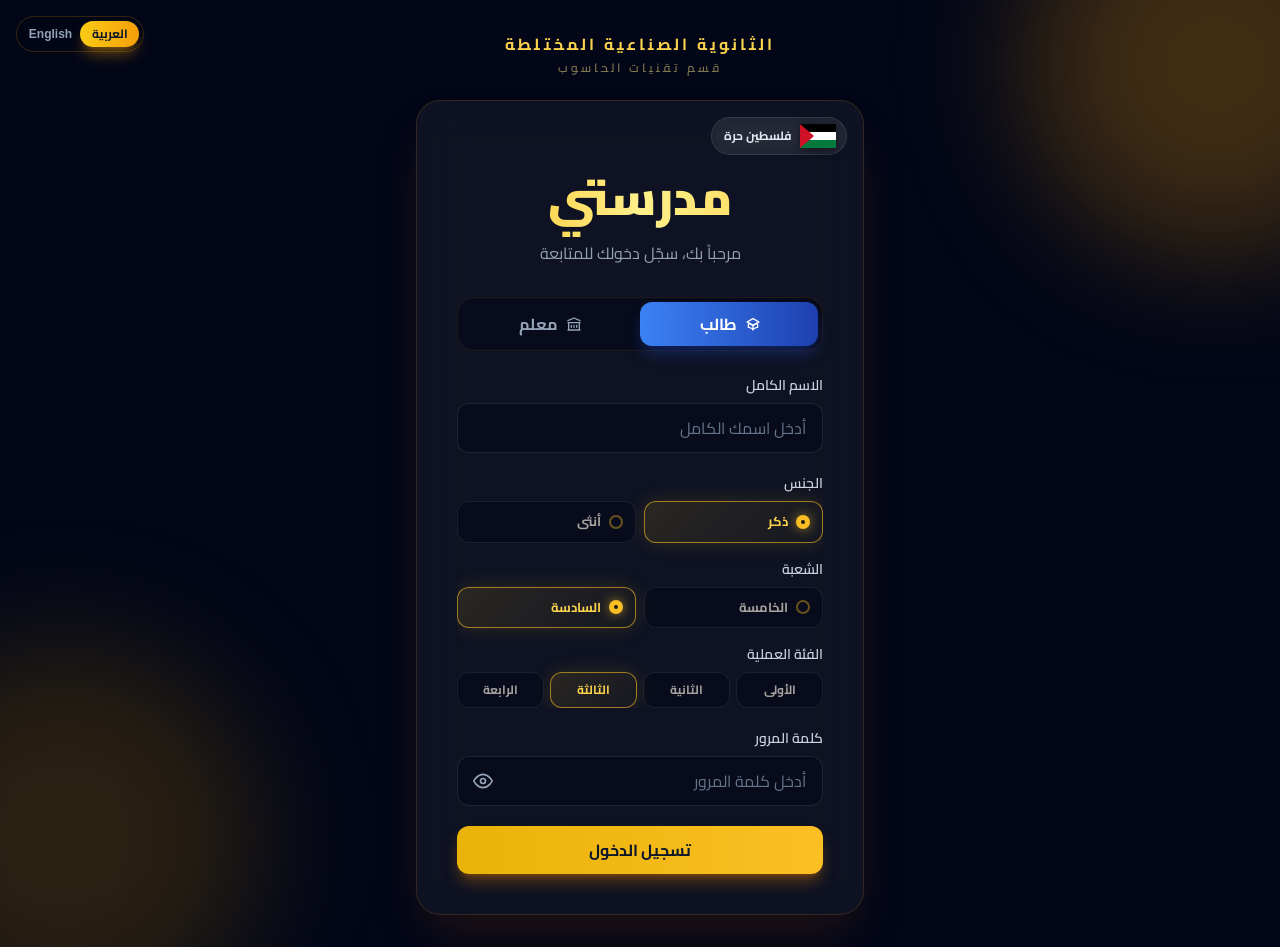
<file: login.html>
<!DOCTYPE html>
<html lang="ar" dir="rtl">
<head>
  <meta charset="UTF-8" />
  <meta name="viewport" content="width=device-width, initial-scale=1.0" />
  <title>مدرستي | تسجيل الدخول</title>

  <script src="libs/tailwind.js"></script>
  <script>
    tailwind.config = { theme: { extend: { fontFamily: { cairo: ['Cairo', 'sans-serif'] } } } };
  </script>

  <script src="libs/sweetalert2.min.js"></script>
  <script src="libs/gsap.min.js"></script>

  <style>

    @font-face { font-family: 'Cairo'; src: url('libs/fonts/cairo-400.woff2') format('woff2'); font-weight: 400; font-display: swap; }
    @font-face { font-family: 'Cairo'; src: url('libs/fonts/cairo-600.woff2') format('woff2'); font-weight: 600; font-display: swap; }
    @font-face { font-family: 'Cairo'; src: url('libs/fonts/cairo-700.woff2') format('woff2'); font-weight: 700; font-display: swap; }
    @font-face { font-family: 'Cairo'; src: url('libs/fonts/cairo-900.woff2') format('woff2'); font-weight: 900; font-display: swap; }

    .flag-slice {
      width: 4px; height: 24px;
      background-image: url("data:image/svg+xml,%3Csvg xmlns='http://www.w3.org/2000/svg' viewBox='0 0 36 24'%3E%3Crect width='36' height='8' fill='%23000000'/%3E%3Crect y='8' width='36' height='8' fill='%23ffffff'/%3E%3Crect y='16' width='36' height='8' fill='%23007A3D'/%3E%3Cpolygon points='0,0 14,12 0,24' fill='%23CE1126'/%3E%3C/svg%3E");
      background-size: 36px 24px;
      background-position: calc(var(--i) * -4px) 0;
      animation: flag-wave 1.8s ease-in-out infinite;
      animation-delay: calc(var(--i) * -0.18s);
    }
    @keyframes flag-wave {
      0%, 100% { transform: translateY(0); filter: brightness(1.05); }
      50% { transform: translateY(-2.5px); filter: brightness(0.85); }
    }
    @media (prefers-reduced-motion: reduce) { .flag-slice { animation: none; } }

    .flag-badge { transition: transform 0.4s cubic-bezier(0.34, 1.56, 0.64, 1), box-shadow 0.4s; }
    .flag-badge:hover { transform: scale(1.06); box-shadow: 0 0 20px rgba(251, 191, 36, 0.45), 0 0 40px rgba(245, 158, 11, 0.25); }

    @keyframes card-in {
      from { opacity: 0; transform: translateY(30px) scale(0.98); }
      to   { opacity: 1; transform: translateY(0) scale(1); }
    }
    .card-enter { animation: card-in 0.8s cubic-bezier(0.16, 1, 0.3, 1) both; }

    #particles-container { position: fixed; inset: 0; pointer-events: none; z-index: 0; overflow: hidden; }
    .particle {
      position: absolute; border-radius: 50%;
      background: rgba(251, 191, 36, 0.7);
      box-shadow: 0 0 8px rgba(251, 191, 36, 0.7);
      animation: particle-float linear infinite;
    }
    .particle.deep {
      background: rgba(217, 119, 6, 0.7);
      box-shadow: 0 0 8px rgba(217, 119, 6, 0.6);
    }
    @keyframes particle-float {
      0% { transform: translateY(0) translateX(0); opacity: 0; }
      10% { opacity: 1; }
      90% { opacity: 1; }
      100% { transform: translateY(-110vh) translateX(30px); opacity: 0; }
    }

    .input-glow { transition: all 0.35s ease; }
    .input-glow:focus {
      border-color: transparent !important;
      background-image:
        linear-gradient(rgb(2 6 23 / 0.6), rgb(2 6 23 / 0.6)),
        linear-gradient(135deg, #fcd34d 0%, #f59e0b 50%, #b45309 100%);
      background-origin: border-box;
      background-clip: padding-box, border-box;
      box-shadow: 0 0 0 4px rgba(251, 191, 36, 0.15), 0 0 25px rgba(245, 158, 11, 0.3);
    }

    .submit-glow { position: relative; isolation: isolate; }
    .submit-glow::before {
      content: ''; position: absolute; inset: -3px; border-radius: inherit;
      background: linear-gradient(135deg, #fcd34d, #f59e0b, #d97706, #fbbf24, #fcd34d);
      background-size: 300% 300%; filter: blur(16px); opacity: 0; z-index: -1;
      transition: opacity 0.4s ease; animation: gradient-shift 3.5s linear infinite;
    }
    .submit-glow:hover::before { opacity: 0.95; }
    @keyframes gradient-shift { 0% { background-position: 0% 50%; } 100% { background-position: 300% 50%; } }

    .spinner {
      width: 18px; height: 18px;
      border: 2.5px solid rgba(2, 6, 23, 0.25);
      border-top-color: #1e293b;
      border-radius: 50%;
      animation: spinner-rotate 0.7s linear infinite;
    }
    @keyframes spinner-rotate { to { transform: rotate(360deg); } }

    #role-thumb {
      transition: transform 0.5s cubic-bezier(0.34, 1.56, 0.64, 1), background 0.4s ease, box-shadow 0.4s ease;
    }

    /* حقول الطالب الإضافية */
    #student-fields {
      max-height: 0;
      overflow: hidden;
      transition: max-height 0.6s cubic-bezier(0.34, 1.56, 0.64, 1), opacity 0.4s ease;
      opacity: 0;
    }
    #student-fields.visible {
      max-height: 600px;
      opacity: 1;
    }

    /* بطاقات الاختيار (Radio Cards) */
    .choice-card {
      position: relative;
      cursor: pointer;
      border: 1.5px solid rgba(255, 255, 255, 0.08);
      background: rgba(2, 6, 23, 0.5);
      border-radius: 12px;
      padding: 10px 12px;
      transition: all 0.3s ease;
      display: flex;
      align-items: center;
      gap: 8px;
      font-size: 13px;
      font-weight: 700;
      color: #a8a29e;
    }
    .choice-card:hover {
      border-color: rgba(251, 191, 36, 0.3);
      background: rgba(251, 191, 36, 0.04);
    }
    .choice-card input { display: none; }
    .choice-card .dot {
      width: 14px; height: 14px;
      border-radius: 50%;
      border: 2px solid rgba(251, 191, 36, 0.4);
      flex-shrink: 0;
      position: relative;
      transition: all 0.3s ease;
    }
    .choice-card input:checked + .dot {
      border-color: #fbbf24;
      background: #fbbf24;
      box-shadow: 0 0 12px rgba(251, 191, 36, 0.6);
    }
    .choice-card input:checked ~ .dot::after {
      content: '';
      position: absolute;
      inset: 3px;
      border-radius: 50%;
      background: #1c1917;
    }
    .choice-card:has(input:checked) {
      border-color: rgba(251, 191, 36, 0.6);
      background: linear-gradient(135deg, rgba(251, 191, 36, 0.12) 0%, rgba(251, 191, 36, 0.03) 100%);
      color: #fcd34d;
      box-shadow: 0 0 20px rgba(251, 191, 36, 0.15);
    }

    /* زر مجموعة الاختيارات */
    .choice-group {
      display: grid;
      grid-template-columns: 1fr 1fr;
      gap: 8px;
    }
    .choice-group-4 {
      display: grid;
      grid-template-columns: repeat(4, 1fr);
      gap: 6px;
    }
    .choice-group-4 .choice-card {
      padding: 8px 6px;
      justify-content: center;
      font-size: 12px;
    }
    .choice-group-4 .choice-card .dot { display: none; }

    /* مشهد الترحيب */
    #welcome-scene {
      position: fixed; inset: 0; z-index: 9999;
      display: none; align-items: center; justify-content: center;
      overflow: hidden; opacity: 0;
    }
    #welcome-scene.active { display: flex; opacity: 1; }

    #welcome-scene .bg-layer {
      position: absolute; inset: 0;
      background: radial-gradient(circle at 50% 50%, #1c1917 0%, #0f0d0c 45%, #020617 100%);
      z-index: 1;
    }
    #welcome-scene .glow-orb {
      position: absolute; border-radius: 50%;
      filter: blur(90px); opacity: 0.55; z-index: 2;
    }
    #welcome-scene .glow-orb.orb-1 { width: 500px; height: 500px; background: #f59e0b; top: -200px; right: -150px; }
    #welcome-scene .glow-orb.orb-2 { width: 450px; height: 450px; background: #d97706; bottom: -180px; left: -120px; }
    #welcome-scene .glow-orb.orb-3 {
      width: 320px; height: 320px; background: #fbbf24;
      top: 50%; left: 50%; transform: translate(-50%, -50%); opacity: 0.3;
    }

    #welcome-scene .grid-overlay {
      position: absolute; inset: 0;
      background-image:
        linear-gradient(rgba(251, 191, 36, 0.07) 1px, transparent 1px),
        linear-gradient(90deg, rgba(251, 191, 36, 0.07) 1px, transparent 1px);
      background-size: 60px 60px;
      z-index: 3;
      mask-image: radial-gradient(circle at center, black 30%, transparent 75%);
      -webkit-mask-image: radial-gradient(circle at center, black 30%, transparent 75%);
    }

    .ripple-ring {
      position: absolute; top: 50%; left: 50%;
      border-radius: 50%; border: 2px solid;
      transform: translate(-50%, -50%) scale(0);
      opacity: 0; z-index: 4; pointer-events: none;
    }
    .ripple-ring.r1 { border-color: rgba(251, 191, 36, 0.7); }
    .ripple-ring.r2 { border-color: rgba(245, 158, 11, 0.55); }
    .ripple-ring.r3 { border-color: rgba(217, 119, 6, 0.45); }

    .welcome-content {
      position: relative; z-index: 10;
      text-align: center; padding: 30px 40px; max-width: 560px;
    }

    .official-mark {
      width: 110px; height: 110px;
      margin: 0 auto 32px; position: relative;
      display: flex; align-items: center; justify-content: center;
    }
    .official-mark .ring-outer {
      position: absolute; inset: 0; border-radius: 50%;
      border: 2px solid rgba(251, 191, 36, 0.5);
      background: radial-gradient(circle, rgba(251, 191, 36, 0.18) 0%, transparent 70%);
      box-shadow: 0 0 60px rgba(251, 191, 36, 0.5), inset 0 0 30px rgba(245, 158, 11, 0.2);
      animation: ring-pulse 2.4s ease-in-out infinite;
    }
    @keyframes ring-pulse {
      0%, 100% { transform: scale(1); opacity: 0.9; }
      50% { transform: scale(1.08); opacity: 1; }
    }
    .official-mark .ring-inner {
      position: absolute; inset: 12px; border-radius: 50%;
      border: 1px solid rgba(245, 158, 11, 0.4);
    }
    .official-mark svg { width: 56px; height: 56px; position: relative; z-index: 2; }
    .check-path {
      stroke-dasharray: 60; stroke-dashoffset: 60;
      animation: draw-check 0.9s 0.6s cubic-bezier(0.65, 0, 0.35, 1) forwards;
    }
    @keyframes draw-check { to { stroke-dashoffset: 0; } }

    .welcome-school {
      font-size: 13px; font-weight: 700;
      letter-spacing: 0.3em;
      color: rgba(251, 191, 36, 0.95);
      margin-bottom: 6px;
    }
    .welcome-dept {
      font-size: 11px; font-weight: 600;
      letter-spacing: 0.25em;
      color: rgba(251, 191, 36, 0.55);
      margin-bottom: 40px;
    }

    .welcome-divider {
      width: 60px; height: 2px;
      margin: 0 auto 28px;
      background: linear-gradient(to left, transparent, #fbbf24, transparent);
      transform-origin: center;
    }

    .welcome-label {
      font-size: 15px; font-weight: 600;
      color: #d4d4d8;
      letter-spacing: 0.15em;
      margin-bottom: 16px;
    }

    .welcome-username {
      font-size: 54px; font-weight: 900;
      line-height: 1.3; margin-bottom: 20px;
      background: linear-gradient(120deg, #fef3c7 0%, #fbbf24 30%, #f59e0b 60%, #d97706 100%);
      background-size: 200% auto;
      -webkit-background-clip: text; background-clip: text;
      -webkit-text-fill-color: transparent;
      animation: shimmer 3.5s linear infinite;
      padding-bottom: 8px;
    }
    @keyframes shimmer {
      0% { background-position: 0% center; }
      100% { background-position: 200% center; }
    }

    .welcome-role-badge {
      display: inline-flex; align-items: center; gap: 8px;
      padding: 8px 24px;
      border-radius: 999px;
      font-size: 14px; font-weight: 700;
      margin-bottom: 12px;
      backdrop-filter: blur(10px);
    }
    .welcome-role-badge.student {
      background: rgba(30, 64, 175, 0.18);
      border: 1px solid rgba(59, 130, 246, 0.5);
      color: #93c5fd;
      box-shadow: 0 0 30px rgba(59, 130, 246, 0.3);
    }
    .welcome-role-badge.teacher {
      background: rgba(4, 120, 87, 0.18);
      border: 1px solid rgba(16, 185, 129, 0.5);
      color: #6ee7b7;
      box-shadow: 0 0 30px rgba(16, 185, 129, 0.3);
    }
    .welcome-role-badge svg { width: 16px; height: 16px; }

    /* شارات تفاصيل الطالب */
    .welcome-details {
      display: flex;
      flex-wrap: wrap;
      justify-content: center;
      gap: 8px;
      margin-bottom: 36px;
    }
    .welcome-detail-chip {
      display: inline-flex;
      align-items: center;
      gap: 6px;
      padding: 5px 14px;
      border-radius: 999px;
      font-size: 12px;
      font-weight: 700;
      background: rgba(251, 191, 36, 0.08);
      border: 1px solid rgba(251, 191, 36, 0.2);
      color: #fcd34d;
      opacity: 0;
      transform: translateY(10px);
    }
    .welcome-detail-chip svg { width: 13px; height: 13px; }

    .enter-dashboard-btn {
      display: inline-flex; align-items: center; gap: 10px;
      padding: 16px 40px;
      border-radius: 14px;
      font-size: 15px; font-weight: 800;
      font-family: 'Cairo', sans-serif;
      color: #1c1917;
      background: linear-gradient(135deg, #fcd34d 0%, #fbbf24 50%, #f59e0b 100%);
      background-size: 200% auto;
      border: none; cursor: pointer;
      position: relative; overflow: hidden;
      box-shadow: 0 15px 40px rgba(251, 191, 36, 0.5), 0 0 0 1px rgba(255, 255, 255, 0.2) inset;
      transition: all 0.35s cubic-bezier(0.34, 1.56, 0.64, 1);
    }
    .enter-dashboard-btn:hover {
      transform: translateY(-3px);
      box-shadow: 0 22px 50px rgba(251, 191, 36, 0.7), 0 0 0 1px rgba(255, 255, 255, 0.3) inset;
      background-position: 100% center;
    }
    .enter-dashboard-btn::after {
      content: ''; position: absolute; top: 0; left: -100%;
      width: 100%; height: 100%;
      background: linear-gradient(90deg, transparent, rgba(255, 255, 255, 0.4), transparent);
      transition: left 0.6s ease;
    }
    .enter-dashboard-btn:hover::after { left: 100%; }

    .spark {
      position: absolute; width: 4px; height: 4px;
      border-radius: 50%; z-index: 8; pointer-events: none;
    }
    @keyframes spark-fly {
      0% { transform: translate(0, 0) scale(1); opacity: 1; }
      100% { transform: translate(var(--dx), var(--dy)) scale(0); opacity: 0; }
    }

    /* SweetAlert */
    .swal2-container.swal2-backdrop-show { background: rgba(2, 6, 23, 0.78) !important; backdrop-filter: blur(8px); }
    .swal2-popup {
      background: rgba(12, 10, 9, 0.94) !important;
      backdrop-filter: blur(24px);
      border: 1px solid rgba(251, 191, 36, 0.18) !important;
      border-radius: 26px !important;
      padding: 28px 24px 24px !important;
      color: #e2e8f0 !important;
      font-family: 'Cairo', sans-serif !important;
      box-shadow: 0 20px 60px rgba(251, 191, 36, 0.25), 0 0 100px rgba(245, 158, 11, 0.12) !important;
      max-width: 400px !important;
    }
    .swal2-title { color: #fef3c7 !important; font-family: 'Cairo', sans-serif !important; font-weight: 900 !important; font-size: 22px !important; }
    .swal2-html-container { color: #cbd5e1 !important; font-family: 'Cairo', sans-serif !important; font-size: 14px !important; line-height: 1.7 !important; }
    .swal2-confirm {
      background: linear-gradient(to left, #f59e0b, #fbbf24) !important;
      color: #1c1917 !important;
      border-radius: 12px !important;
      padding: 11px 32px !important;
      font-family: 'Cairo', sans-serif !important;
      font-weight: 800 !important;
      box-shadow: 0 10px 25px rgba(251, 191, 36, 0.5) !important;
      border: none !important;
    }
    .swal2-icon.swal2-warning { border-color: #f59e0b !important; color: #f59e0b !important; }
    .swal2-icon { margin: 0 auto 12px !important; width: 64px !important; height: 64px !important; }
    @keyframes swal-pop-in {
      0% { opacity: 0; transform: scale(0.85) translateY(40px); filter: blur(8px); }
      100% { opacity: 1; transform: scale(1) translateY(0); filter: blur(0); }
    }
    @keyframes swal-pop-out {
      0% { opacity: 1; transform: scale(1); }
      100% { opacity: 0; transform: scale(0.9) translateY(-20px); filter: blur(6px); }
    }
    .swal-animate-in { animation: swal-pop-in 0.55s cubic-bezier(0.34, 1.56, 0.64, 1) both; }
    .swal-animate-out { animation: swal-pop-out 0.28s ease both; }

    @media (max-width: 640px) {
      .welcome-content { padding: 20px; }
      .welcome-username { font-size: 36px; }
      .official-mark { width: 90px; height: 90px; }
      .official-mark svg { width: 44px; height: 44px; }
    }

  </style>
</head>

<body class="font-cairo bg-slate-950 text-slate-100 min-h-screen overflow-x-hidden">

  <div id="particles-container" aria-hidden="true"></div>

  <div class="fixed -top-32 -right-32 w-72 h-72 md:w-96 md:h-96 bg-amber-500/25 rounded-full blur-3xl pointer-events-none"></div>
  <div class="fixed -bottom-32 -left-32 w-72 h-72 md:w-96 md:h-96 bg-yellow-600/20 rounded-full blur-3xl pointer-events-none"></div>

  <div class="fixed top-4 end-4 z-50">
    <button type="button" id="lang-toggle" dir="ltr" aria-label="Change language"
      class="flex items-center w-32 h-9 p-1 rounded-full bg-slate-950/60 border border-amber-500/20 backdrop-blur hover:border-amber-500/40 transition duration-300">
      <span id="lang-thumb"
        class="absolute top-1 bottom-1 left-1 rounded-full bg-gradient-to-l from-amber-500 to-yellow-400 shadow-lg shadow-amber-500/40 translate-x-full transition-transform duration-300 ease-[cubic-bezier(0.34,1.56,0.64,1)]"
        style="width: calc(50% - 4px);"></span>
      <span id="lang-en" class="relative z-10 flex-1 text-center text-xs font-bold text-slate-400 transition-colors duration-300">English</span>
      <span id="lang-ar" class="relative z-10 flex-1 text-center text-xs font-bold text-slate-900 transition-colors duration-300">العربية</span>
    </button>
  </div>

  <main class="relative min-h-screen flex flex-col items-center justify-center px-4 py-8 sm:px-6 z-10">

    <header class="text-center mb-5 sm:mb-6">
      <h2 data-i18n="schoolName" class="text-sm sm:text-base font-bold text-amber-300 tracking-[0.2em] leading-relaxed">
        الثانوية الصناعية المختلطة
      </h2>
      <p data-i18n="department" class="mt-1 text-[11px] sm:text-xs font-semibold text-amber-200/50 tracking-[0.25em]">
        قسم تقنيات الحاسوب
      </p>
    </header>

    <section id="login-card"
      class="card-enter relative w-full max-w-md bg-white/5 backdrop-blur-xl border border-amber-500/15 rounded-3xl shadow-2xl shadow-amber-900/30 p-6 sm:p-8 md:p-10">

      <div class="flag-badge absolute top-4 start-4 flex items-center gap-2 ps-2.5 pe-3 py-1.5 rounded-full bg-white/5 border border-white/10 backdrop-blur cursor-default">
        <div dir="ltr" class="flex drop-shadow-[0_2px_4px_rgba(0,0,0,0.5)]" aria-hidden="true">
          <span class="flag-slice" style="--i:0"></span>
          <span class="flag-slice" style="--i:1"></span>
          <span class="flag-slice" style="--i:2"></span>
          <span class="flag-slice" style="--i:3"></span>
          <span class="flag-slice" style="--i:4"></span>
          <span class="flag-slice" style="--i:5"></span>
          <span class="flag-slice" style="--i:6"></span>
          <span class="flag-slice" style="--i:7"></span>
          <span class="flag-slice" style="--i:8"></span>
        </div>
        <span data-i18n="freePalestine" class="text-xs font-bold text-slate-200 whitespace-nowrap">فلسطين حرة</span>
      </div>

      <h1 data-i18n="appName" class="mt-8 text-center text-4xl sm:text-5xl font-black leading-[1.9] pb-4 bg-gradient-to-l from-amber-300 via-yellow-200 to-amber-400 bg-clip-text text-transparent">
        مدرستي
      </h1>

      <p data-i18n="welcome" class="mt-1 mb-8 text-center text-sm sm:text-base text-slate-400">
        مرحباً بك، سجّل دخولك للمتابعة
      </p>

      <div id="role-switcher" class="relative grid grid-cols-2 gap-1 p-1 mb-6 rounded-2xl bg-slate-950/50 border border-amber-500/10">
        <span id="role-thumb" class="absolute top-1 bottom-1 start-1 rounded-xl"
          style="width: calc(50% - 4px); background: linear-gradient(to left, #1e40af, #3b82f6); box-shadow: 0 10px 15px -3px rgba(30, 64, 175, 0.4);"></span>

        <button type="button" id="btn-student"
          class="relative z-10 py-2.5 rounded-xl font-bold flex items-center justify-center gap-2 transition-colors duration-300 text-white">
          <svg xmlns="http://www.w3.org/2000/svg" class="w-4 h-4" fill="none" viewBox="0 0 24 24" stroke="currentColor" stroke-width="2">
            <path stroke-linecap="round" stroke-linejoin="round" d="M12 14l9-5-9-5-9 5 9 5z" />
            <path stroke-linecap="round" stroke-linejoin="round" d="M12 14l6.16-3.422a12.083 12.083 0 01.665 6.479A11.952 11.952 0 0012 20.055a11.952 11.952 0 00-6.824-2.998 12.078 12.078 0 01.665-6.479L12 14z" />
            <path stroke-linecap="round" stroke-linejoin="round" d="M12 14v7" />
          </svg>
          <span data-i18n="student">طالب</span>
        </button>

        <button type="button" id="btn-teacher"
          class="relative z-10 py-2.5 rounded-xl font-bold flex items-center justify-center gap-2 transition-colors duration-300 text-slate-400 hover:text-white">
          <svg xmlns="http://www.w3.org/2000/svg" class="w-4 h-4" fill="none" viewBox="0 0 24 24" stroke="currentColor" stroke-width="2">
            <path stroke-linecap="round" stroke-linejoin="round" d="M8 14v3m4-3v3m4-3v3M3 21h18M3 10h18M3 7l9-4 9 4M4 10h16v11H4V10z" />
          </svg>
          <span data-i18n="teacher">معلم</span>
        </button>
      </div>

      <form id="login-form" class="space-y-5">

        <!-- الاسم -->
        <div>
          <label for="username" data-i18n="usernameLabel" class="block mb-2 text-sm font-semibold text-slate-300">الاسم الكامل</label>
          <input type="text" id="username" name="username" placeholder="أدخل اسمك الكامل" data-i18n-placeholder="usernamePlaceholder"
            class="input-glow w-full px-4 py-3 rounded-xl bg-slate-950/50 border border-white/10 text-slate-100 placeholder-slate-500 outline-none transition duration-300" />
        </div>

        <!-- حقول الطالب (تظهر تلقائياً عند اختيار "طالب") -->
        <div id="student-fields" class="space-y-4">

          <!-- الجنس -->
          <div>
            <label class="block mb-2 text-sm font-semibold text-slate-300" data-i18n="genderLabel">الجنس</label>
            <div class="choice-group">
              <label class="choice-card">
                <input type="radio" name="gender" value="male" checked />
                <span class="dot"></span>
                <span data-i18n="male">ذكر</span>
              </label>
              <label class="choice-card">
                <input type="radio" name="gender" value="female" />
                <span class="dot"></span>
                <span data-i18n="female">أنثى</span>
              </label>
            </div>
          </div>

          <!-- الشعبة -->
          <div>
            <label class="block mb-2 text-sm font-semibold text-slate-300" data-i18n="shabahLabel">الشعبة</label>
            <div class="choice-group">
              <label class="choice-card">
                <input type="radio" name="shabah" value="5" />
                <span class="dot"></span>
                <span data-i18n="shabah5">الخامسة</span>
              </label>
              <label class="choice-card">
                <input type="radio" name="shabah" value="6" checked />
                <span class="dot"></span>
                <span data-i18n="shabah6">السادسة</span>
              </label>
            </div>
          </div>

          <!-- الفئة العملية -->
          <div>
            <label class="block mb-2 text-sm font-semibold text-slate-300" data-i18n="fatehLabel">الفئة العملية</label>
            <div class="choice-group-4">
              <label class="choice-card">
                <input type="radio" name="fateh" value="1" />
                <span data-i18n="fateh1">الأولى</span>
              </label>
              <label class="choice-card">
                <input type="radio" name="fateh" value="2" />
                <span data-i18n="fateh2">الثانية</span>
              </label>
              <label class="choice-card">
                <input type="radio" name="fateh" value="3" checked />
                <span data-i18n="fateh3">الثالثة</span>
              </label>
              <label class="choice-card">
                <input type="radio" name="fateh" value="4" />
                <span data-i18n="fateh4">الرابعة</span>
              </label>
            </div>
          </div>

        </div>

        <!-- كلمة المرور -->
        <div>
          <label for="password" data-i18n="passwordLabel" class="block mb-2 text-sm font-semibold text-slate-300">كلمة المرور</label>
          <div class="relative">
            <input type="password" id="password" name="password" placeholder="أدخل كلمة المرور" data-i18n-placeholder="passwordPlaceholder"
              class="input-glow w-full ps-4 pe-12 py-3 rounded-xl bg-slate-950/50 border border-white/10 text-slate-100 placeholder-slate-500 outline-none transition duration-300" />
            <button type="button" id="toggle-password"
              class="absolute inset-y-0 end-0 flex items-center px-4 text-slate-400 hover:text-amber-300 transition duration-300">
              <svg xmlns="http://www.w3.org/2000/svg" class="w-5 h-5" fill="none" viewBox="0 0 24 24" stroke="currentColor" stroke-width="2">
                <path d="M1 12s4-8 11-8 11 8 11 8-4 8-11 8-11-8-11-8z" />
                <circle cx="12" cy="12" r="3" />
              </svg>
            </button>
          </div>
        </div>

        <button type="submit" id="submit-btn"
          class="submit-glow w-full py-3 rounded-xl font-bold text-slate-900 bg-gradient-to-l from-amber-400 to-yellow-500 shadow-lg shadow-amber-600/40 hover:-translate-y-0.5 active:translate-y-0 transition duration-300 flex items-center justify-center gap-2">
          <span data-i18n="submit" id="submit-text">تسجيل الدخول</span>
          <span id="submit-spinner" class="spinner hidden" aria-hidden="true"></span>
        </button>
      </form>
    </section>
  </main>

  <!-- مشهد الترحيب -->
  <div id="welcome-scene" aria-hidden="true">
    <div class="bg-layer"></div>
    <div class="glow-orb orb-1"></div>
    <div class="glow-orb orb-2"></div>
    <div class="glow-orb orb-3"></div>
    <div class="grid-overlay"></div>

    <div class="ripple-ring r1" id="ripple-1"></div>
    <div class="ripple-ring r2" id="ripple-2"></div>
    <div class="ripple-ring r3" id="ripple-3"></div>

    <div class="welcome-content">

      <div class="official-mark" id="official-mark">
        <div class="ring-outer"></div>
        <div class="ring-inner"></div>
        <svg xmlns="http://www.w3.org/2000/svg" fill="none" viewBox="0 0 24 24">
          <defs>
            <linearGradient id="checkGrad" x1="0%" y1="0%" x2="100%" y2="100%">
              <stop offset="0%" stop-color="#fef3c7"/>
              <stop offset="50%" stop-color="#fbbf24"/>
              <stop offset="100%" stop-color="#d97706"/>
            </linearGradient>
          </defs>
          <path class="check-path" d="M5 13l4 4L19 7" stroke="url(#checkGrad)" stroke-width="2.5" stroke-linecap="round" stroke-linejoin="round" />
        </svg>
      </div>

      <div class="welcome-school" data-i18n="schoolName">الثانوية الصناعية المختلطة</div>
      <div class="welcome-dept" data-i18n="department">قسم تقنيات الحاسوب</div>

      <div class="welcome-divider" id="welcome-divider"></div>

      <div class="welcome-label" id="welcome-label" data-i18n="doorGreeting">أهلاً وسهلاً بك</div>

      <h2 class="welcome-username" id="welcome-username">—</h2>

      <div class="welcome-role-badge student" id="welcome-role-badge">
        <svg xmlns="http://www.w3.org/2000/svg" fill="none" viewBox="0 0 24 24" stroke="currentColor" stroke-width="2">
          <path stroke-linecap="round" stroke-linejoin="round" d="M12 14l9-5-9-5-9 5 9 5z" />
        </svg>
        <span id="welcome-role-text">طالب</span>
      </div>

      <!-- شارات تفاصيل الطالب (تظهر فقط للطلاب) -->
      <div class="welcome-details" id="welcome-details"></div>

      <button class="enter-dashboard-btn" id="enter-dashboard-btn" type="button">
        <span id="enter-dashboard-text" data-i18n="doorEnter">ادخل إلى لوحة التحكم</span>
        <svg xmlns="http://www.w3.org/2000/svg" width="18" height="18" viewBox="0 0 24 24" fill="none" stroke="currentColor" stroke-width="2.5" stroke-linecap="round" stroke-linejoin="round">
          <path d="M19 12H5M12 19l-7-7 7-7"/>
        </svg>
      </button>

    </div>
  </div>

  <script src="login.js"></script>
</body>
</html>
</file>
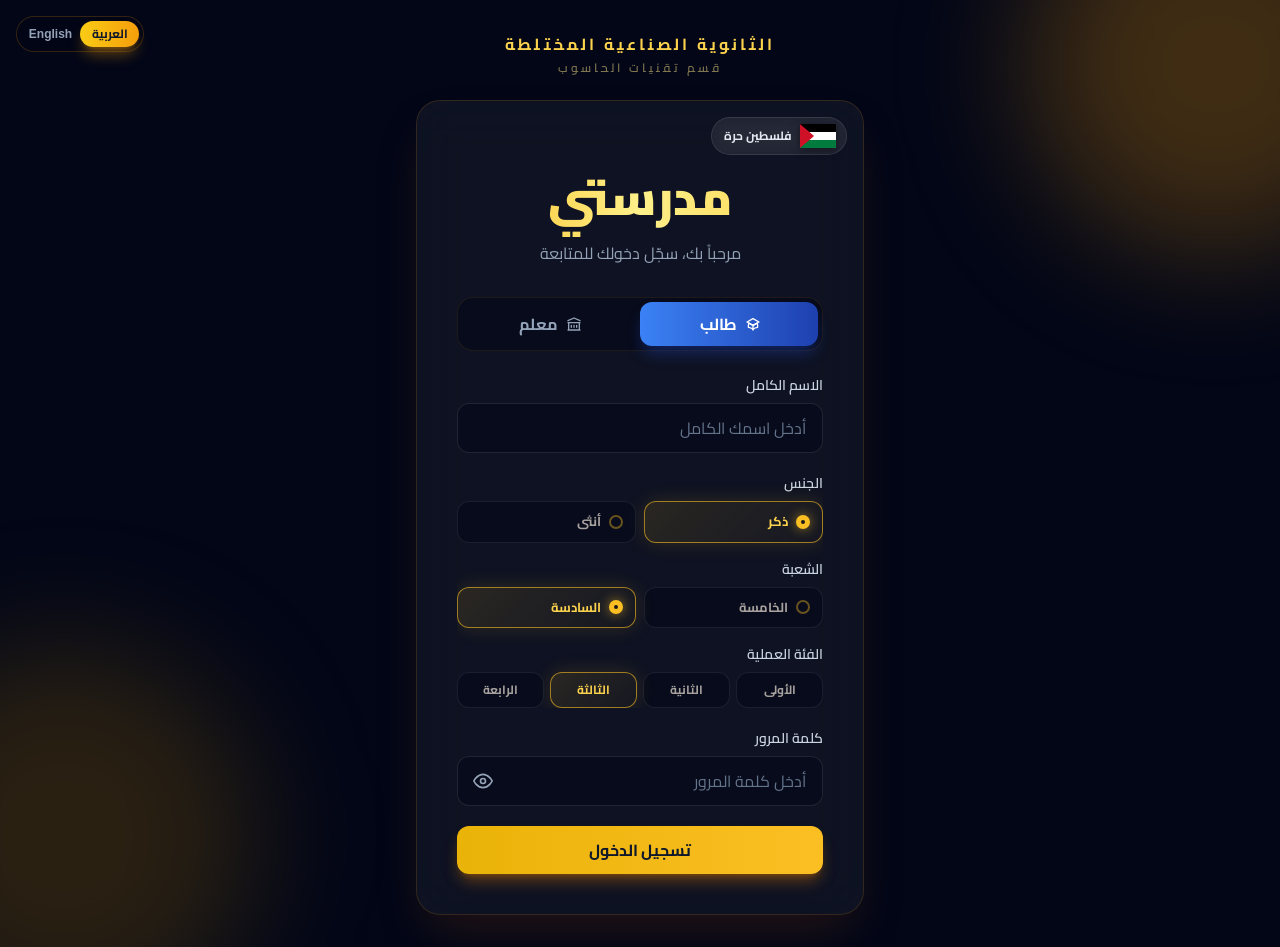
<file: profile.html>
<!DOCTYPE html>
<html lang="ar" dir="rtl">
<head>
  <meta charset="UTF-8" />
  <meta name="viewport" content="width=device-width, initial-scale=1.0" />
  <title>ملفي الشخصي | مدرستي</title>

  <script src="libs/tailwind.js"></script>
  <script>
    tailwind.config = { theme: { extend: { fontFamily: { cairo: ['Cairo', 'sans-serif'] } } } };
  </script>

  <link href="libs/aos.css" rel="stylesheet" />
  <link href="css/style.css" rel="stylesheet" />

  <style>

    /* ============================================================
       🪪 بطاقة الهوية الرقمية
       ============================================================ */

    #id-card-wrap {
      perspective: 1400px;
      display: flex;
      justify-content: center;
      padding: 20px 0 40px;
    }

    .id-card {
      position: relative;
      width: 100%;
      max-width: 620px;
      border-radius: 28px;
      padding: 32px 36px;
      background:
        linear-gradient(135deg, rgba(20, 15, 10, 0.95) 0%, rgba(30, 20, 8, 0.9) 100%);
      border: 1.5px solid rgba(251, 191, 36, 0.35);
      box-shadow:
        0 30px 80px rgba(0, 0, 0, 0.6),
        0 0 80px rgba(251, 191, 36, 0.15),
        inset 0 1px 0 rgba(255, 255, 255, 0.08);
      overflow: hidden;
      transform-style: preserve-3d;
      will-change: transform;
      transform-origin: center;
    }

    /* طبقة الهولوجرام (تتحرك مع الماوس) */
    .id-card::before {
      content: '';
      position: absolute;
      inset: 0;
      border-radius: inherit;
      background: radial-gradient(
        circle at var(--mx, 50%) var(--my, 50%),
        rgba(251, 191, 36, 0.28) 0%,
        rgba(251, 191, 36, 0.08) 25%,
        transparent 60%
      );
      opacity: 0;
      transition: opacity 0.4s ease;
      pointer-events: none;
      z-index: 3;
    }
    .id-card:hover::before { opacity: 1; }

    /* خطوط مضيئة داخلية */
    .id-card::after {
      content: '';
      position: absolute;
      inset: 12px;
      border-radius: 20px;
      border: 1px solid rgba(251, 191, 36, 0.15);
      pointer-events: none;
      z-index: 1;
    }

    /* ===== شريط علوي ذهبي ===== */
    .id-card-topbar {
      position: absolute;
      top: 0;
      left: 0;
      right: 0;
      height: 4px;
      background: linear-gradient(
        90deg,
        transparent 0%,
        #fcd34d 20%,
        #fbbf24 50%,
        #fcd34d 80%,
        transparent 100%
      );
      animation: topbar-shimmer 4s ease-in-out infinite;
    }
    @keyframes topbar-shimmer {
      0%, 100% { opacity: 0.6; filter: blur(0px); }
      50%      { opacity: 1;   filter: blur(0.5px); }
    }

    /* ===== خط الماسح (Scanner line) ===== */
    .scanner-line {
      position: absolute;
      left: 0;
      right: 0;
      height: 2px;
      background: linear-gradient(
        90deg,
        transparent 0%,
        rgba(251, 191, 36, 0.9) 50%,
        transparent 100%
      );
      box-shadow:
        0 0 20px rgba(251, 191, 36, 0.8),
        0 0 40px rgba(251, 191, 36, 0.4);
      z-index: 5;
      pointer-events: none;
      opacity: 0;
    }

    /* ===== الشعار والأيقونة ===== */
    .id-brand {
      display: flex;
      align-items: center;
      gap: 12px;
      margin-bottom: 22px;
      position: relative;
      z-index: 2;
    }
    .id-brand-logo {
      width: 44px;
      height: 44px;
      border-radius: 12px;
      background: linear-gradient(135deg, #fcd34d 0%, #f59e0b 100%);
      display: flex;
      align-items: center;
      justify-content: center;
      box-shadow: 0 8px 20px rgba(251, 191, 36, 0.4);
      flex-shrink: 0;
    }
    .id-brand-logo svg { width: 24px; height: 24px; color: #1c1917; }
    .id-brand-text { min-width: 0; flex: 1; }
    .id-brand-title {
      font-size: 13px;
      font-weight: 900;
      color: #fef3c7;
      letter-spacing: 0.05em;
      line-height: 1.2;
    }
    .id-brand-sub {
      font-size: 10px;
      font-weight: 700;
      color: rgba(251, 191, 36, 0.6);
      letter-spacing: 0.2em;
      margin-top: 3px;
    }
    .id-brand-badge {
      font-size: 9px;
      font-weight: 900;
      letter-spacing: 0.2em;
      padding: 4px 10px;
      border-radius: 999px;
      background: rgba(251, 191, 36, 0.15);
      color: #fcd34d;
      border: 1px solid rgba(251, 191, 36, 0.4);
      flex-shrink: 0;
    }

    /* ===== جسم البطاقة ===== */
    .id-body {
      display: grid;
      grid-template-columns: auto 1fr auto;
      gap: 22px;
      align-items: center;
      position: relative;
      z-index: 2;
    }

    /* Avatar */
    .id-avatar-wrap {
      position: relative;
      width: 96px;
      height: 96px;
    }
    .id-avatar {
      width: 100%;
      height: 100%;
      border-radius: 22px;
      background: linear-gradient(135deg, #fcd34d 0%, #f59e0b 100%);
      display: flex;
      align-items: center;
      justify-content: center;
      font-size: 40px;
      font-weight: 900;
      color: #1c1917;
      box-shadow:
        0 12px 30px rgba(251, 191, 36, 0.4),
        inset 0 0 0 3px rgba(255, 255, 255, 0.15);
      position: relative;
      overflow: hidden;
    }
    /* لمعة على الصورة */
    .id-avatar::after {
      content: '';
      position: absolute;
      top: -50%;
      left: -50%;
      width: 200%;
      height: 200%;
      background: linear-gradient(
        45deg,
        transparent 30%,
        rgba(255, 255, 255, 0.35) 50%,
        transparent 70%
      );
      animation: avatar-shine 5s ease-in-out infinite;
    }
    @keyframes avatar-shine {
      0%, 100% { transform: translateX(-100%) rotate(45deg); }
      50%      { transform: translateX(100%) rotate(45deg); }
    }

    /* معلومات الطالب */
    .id-info { min-width: 0; }
    .id-name {
      font-size: 26px;
      font-weight: 900;
      color: #ffffff;
      line-height: 1.2;
      margin-bottom: 6px;
      letter-spacing: -0.01em;
    }
    .id-role {
      display: inline-flex;
      align-items: center;
      gap: 6px;
      padding: 5px 14px;
      border-radius: 999px;
      font-size: 11px;
      font-weight: 800;
      background: rgba(30, 64, 175, 0.25);
      border: 1px solid rgba(59, 130, 246, 0.5);
      color: #93c5fd;
      box-shadow: 0 0 20px rgba(59, 130, 246, 0.25);
    }
    .id-role svg { width: 13px; height: 13px; }

    .id-meta {
      margin-top: 14px;
      display: grid;
      grid-template-columns: auto 1fr;
      gap: 4px 14px;
      font-size: 12px;
    }
    .id-meta-key {
      color: rgba(251, 191, 36, 0.55);
      font-weight: 800;
      letter-spacing: 0.05em;
    }
    .id-meta-val {
      color: #e7e5e4;
      font-weight: 800;
      font-variant-numeric: tabular-nums;
    }

    /* QR Code */
    .id-qr-wrap {
      display: flex;
      flex-direction: column;
      align-items: center;
      gap: 8px;
      flex-shrink: 0;
    }
    .id-qr {
      width: 88px;
      height: 88px;
      background: #fef3c7;
      border-radius: 10px;
      padding: 6px;
      box-shadow: 0 8px 25px rgba(251, 191, 36, 0.3);
      position: relative;
      overflow: hidden;
    }
    .id-qr svg { width: 100%; height: 100%; display: block; }
    .id-qr-label {
      font-size: 8px;
      font-weight: 900;
      letter-spacing: 0.2em;
      color: rgba(251, 191, 36, 0.7);
    }

    /* ===== الشريط السفلي ===== */
    .id-footer {
      margin-top: 22px;
      padding-top: 18px;
      border-top: 1px dashed rgba(251, 191, 36, 0.2);
      display: flex;
      align-items: center;
      justify-content: space-between;
      position: relative;
      z-index: 2;
      flex-wrap: wrap;
      gap: 10px;
    }
    .id-footer-text {
      font-size: 10px;
      font-weight: 800;
      letter-spacing: 0.15em;
      color: rgba(251, 191, 36, 0.5);
    }
    .id-footer-id {
      font-size: 12px;
      font-weight: 900;
      color: #fcd34d;
      font-variant-numeric: tabular-nums;
      letter-spacing: 0.08em;
    }

    /* ============================================================
       🏅 شارات الإنجاز
       ============================================================ */

    .badges-grid {
      display: grid;
      grid-template-columns: repeat(2, 1fr);
      gap: 12px;
    }
    @media (min-width: 640px) { .badges-grid { grid-template-columns: repeat(3, 1fr); } }
    @media (min-width: 1024px) { .badges-grid { grid-template-columns: repeat(6, 1fr); } }

    .badge-item {
      position: relative;
      display: flex;
      flex-direction: column;
      align-items: center;
      gap: 8px;
      padding: 16px 8px;
      border-radius: 18px;
      background: rgba(255, 255, 255, 0.03);
      border: 1px solid rgba(251, 191, 36, 0.12);
      transition: all 0.35s cubic-bezier(0.34, 1.56, 0.64, 1);
      transform-style: preserve-3d;
      cursor: default;
    }
    .badge-item:hover {
      transform: translateY(-6px) scale(1.05);
      border-color: rgba(251, 191, 36, 0.5);
      background: rgba(251, 191, 36, 0.06);
      box-shadow: 0 20px 40px rgba(251, 191, 36, 0.2);
    }
    .badge-icon-wrap {
      width: 48px;
      height: 48px;
      border-radius: 14px;
      display: flex;
      align-items: center;
      justify-content: center;
      font-size: 24px;
      transition: transform 0.4s cubic-bezier(0.34, 1.56, 0.64, 1);
    }
    .badge-item:hover .badge-icon-wrap {
      transform: scale(1.15) rotate(-8deg);
    }
    .badge-item[data-badge="excellent"] .badge-icon-wrap {
      background: linear-gradient(135deg, rgba(251, 191, 36, 0.25), rgba(217, 119, 6, 0.1));
      box-shadow: 0 8px 20px rgba(251, 191, 36, 0.3);
    }
    .badge-item[data-badge="reader"] .badge-icon-wrap {
      background: linear-gradient(135deg, rgba(96, 165, 250, 0.25), rgba(59, 130, 246, 0.1));
      box-shadow: 0 8px 20px rgba(96, 165, 250, 0.3);
    }
    .badge-item[data-badge="coder"] .badge-icon-wrap {
      background: linear-gradient(135deg, rgba(52, 211, 153, 0.25), rgba(16, 185, 129, 0.1));
      box-shadow: 0 8px 20px rgba(52, 211, 153, 0.3);
    }
    .badge-item[data-badge="punctual"] .badge-icon-wrap {
      background: linear-gradient(135deg, rgba(251, 113, 133, 0.25), rgba(244, 63, 94, 0.1));
      box-shadow: 0 8px 20px rgba(251, 113, 133, 0.3);
    }
    .badge-item[data-badge="helper"] .badge-icon-wrap {
      background: linear-gradient(135deg, rgba(168, 85, 247, 0.25), rgba(139, 92, 246, 0.1));
      box-shadow: 0 8px 20px rgba(168, 85, 247, 0.3);
    }
    .badge-item[data-badge="creative"] .badge-icon-wrap {
      background: linear-gradient(135deg, rgba(6, 182, 212, 0.25), rgba(14, 165, 233, 0.1));
      box-shadow: 0 8px 20px rgba(6, 182, 212, 0.3);
    }
    .badge-label {
      font-size: 10px;
      font-weight: 900;
      color: #a8a29e;
      text-align: center;
      letter-spacing: 0.03em;
      line-height: 1.2;
    }

    /* ============================================================
       📊 إحصائيات سريعة
       ============================================================ */

    .stat-grid {
      display: grid;
      grid-template-columns: repeat(2, 1fr);
      gap: 12px;
    }
    @media (min-width: 640px) { .stat-grid { grid-template-columns: repeat(4, 1fr); } }

    .stat-box {
      position: relative;
      padding: 20px 16px;
      border-radius: 18px;
      background: rgba(255, 255, 255, 0.03);
      border: 1px solid rgba(251, 191, 36, 0.1);
      text-align: center;
      transition: all 0.3s ease;
      overflow: hidden;
      transform-style: preserve-3d;
    }
    .stat-box::before {
      content: '';
      position: absolute;
      top: 0; left: 0; right: 0;
      height: 2px;
      background: linear-gradient(to left, transparent, #fbbf24, transparent);
      opacity: 0.4;
    }
    .stat-box:hover {
      border-color: rgba(251, 191, 36, 0.3);
      transform: translateY(-4px);
      box-shadow: 0 20px 40px rgba(251, 191, 36, 0.1);
    }
    .stat-value {
      font-size: 26px;
      font-weight: 900;
      color: #fbbf24;
      font-variant-numeric: tabular-nums;
      line-height: 1;
      margin-bottom: 6px;
    }
    .stat-label {
      font-size: 10px;
      font-weight: 800;
      color: #78716c;
      letter-spacing: 0.1em;
    }

    /* ============================================================
       🎬 أنميشن الدخول السينمائي
       ============================================================ */

    /* الحالة الأولية — كل شيء مخفي */
    .anim-hidden {
      opacity: 0;
      transform: translateY(40px);
    }

    /* عنوان الصفحة يدخل من الجانب */
    .profile-title-sweep {
      display: inline-block;
      opacity: 0;
      transform: translateX(-40px);
    }

    /* ===== رأس الصفحة (Section Header) ===== */
    .section-header {
      display: flex;
      align-items: center;
      gap: 12px;
      margin-bottom: 16px;
    }
    .section-line {
      flex: 1;
      height: 1px;
      background: linear-gradient(to left, transparent, rgba(251, 191, 36, 0.4), transparent);
    }

  </style>
</head>

<body class="font-cairo overflow-x-hidden">

  <div id="three-bg"></div>
  <div class="glow-orb o1"></div>
  <div class="glow-orb o2"></div>

  <div id="sidebar-mount"></div>

  <main id="main-content">
    <div id="header-mount"></div>

    <div class="px-4 sm:px-6 lg:px-8 py-6 sm:py-8 space-y-8">

      <!-- ===== Hero Title ===== -->
      <section id="hero">
        <h1 class="text-3xl sm:text-4xl lg:text-5xl font-black leading-tight">
          <span class="profile-title-sweep bg-gradient-to-l from-amber-300 via-yellow-200 to-amber-400 bg-clip-text text-transparent" data-i18n="pageProfileTitle">ملفي الشخصي</span>
        </h1>
        <p class="mt-2 text-stone-400 text-sm sm:text-base anim-hidden" id="hero-sub" data-i18n="pageProfileSub">معلوماتك الشخصية والدراسية</p>
      </section>

      <!-- ===== Digital ID Card ===== -->
      <section id="id-card-wrap">
        <div class="id-card" id="id-card">

          <div class="id-card-topbar"></div>
          <div class="scanner-line" id="scanner-line"></div>

          <!-- Brand -->
          <div class="id-brand">
            <div class="id-brand-logo">
              <svg xmlns="http://www.w3.org/2000/svg" fill="none" viewBox="0 0 24 24" stroke="currentColor" stroke-width="2.5">
                <path stroke-linecap="round" stroke-linejoin="round" d="M12 14l9-5-9-5-9 5 9 5z" />
                <path stroke-linecap="round" stroke-linejoin="round" d="M12 14v7" />
              </svg>
            </div>
            <div class="id-brand-text">
              <div class="id-brand-title">الثانوية الصناعية المختلطة</div>
              <div class="id-brand-sub">قسم تقنيات الحاسوب</div>
            </div>
            <span class="id-brand-badge" id="id-badge">STUDENT ID</span>
          </div>

          <!-- Body -->
          <div class="id-body">
            <div class="id-avatar-wrap">
              <div class="id-avatar" id="id-avatar">—</div>
            </div>

            <div class="id-info">
              <div class="id-name" id="id-name">—</div>
              <span class="id-role" id="id-role">
                <svg xmlns="http://www.w3.org/2000/svg" fill="none" viewBox="0 0 24 24" stroke="currentColor" stroke-width="2">
                  <path stroke-linecap="round" stroke-linejoin="round" d="M12 14l9-5-9-5-9 5 9 5z" />
                </svg>
                <span id="id-role-text">طالب</span>
              </span>

              <div class="id-meta">
                <span class="id-meta-key" data-i18n="idShabahKey">الشعبة</span>
                <span class="id-meta-val" id="id-meta-shabah">—</span>

                <span class="id-meta-key" data-i18n="idFatehKey">الفئة</span>
                <span class="id-meta-val" id="id-meta-fateh">—</span>

                <span class="id-meta-key" data-i18n="idGenderKey">الجنس</span>
                <span class="id-meta-val" id="id-meta-gender">—</span>
              </div>
            </div>

            <div class="id-qr-wrap">
              <div class="id-qr" id="id-qr">
                <!-- SVG QR code placeholder -->
                <svg viewBox="0 0 29 29" xmlns="http://www.w3.org/2000/svg">
                  <rect width="29" height="29" fill="#fef3c7"/>
                  <g fill="#1c1917">
                    <!-- Corner squares (top-left) -->
                    <rect x="0" y="0" width="7" height="7"/>
                    <rect x="1" y="1" width="5" height="5" fill="#fef3c7"/>
                    <rect x="2" y="2" width="3" height="3"/>
                    <!-- Corner squares (top-right) -->
                    <rect x="22" y="0" width="7" height="7"/>
                    <rect x="23" y="1" width="5" height="5" fill="#fef3c7"/>
                    <rect x="24" y="2" width="3" height="3"/>
                    <!-- Corner squares (bottom-left) -->
                    <rect x="0" y="22" width="7" height="7"/>
                    <rect x="1" y="23" width="5" height="5" fill="#fef3c7"/>
                    <rect x="2" y="24" width="3" height="3"/>
                    <!-- Data pattern (random-looking) -->
                    <rect x="9" y="0" width="1" height="1"/><rect x="11" y="0" width="1" height="1"/><rect x="13" y="0" width="1" height="1"/><rect x="15" y="0" width="1" height="1"/><rect x="18" y="0" width="1" height="1"/>
                    <rect x="9" y="1" width="1" height="1"/><rect x="12" y="1" width="1" height="1"/><rect x="14" y="1" width="1" height="1"/><rect x="16" y="1" width="1" height="1"/><rect x="19" y="1" width="1" height="1"/>
                    <rect x="10" y="2" width="1" height="1"/><rect x="13" y="2" width="1" height="1"/><rect x="15" y="2" width="1" height="1"/><rect x="17" y="2" width="1" height="1"/>
                    <rect x="9" y="3" width="1" height="1"/><rect x="11" y="3" width="1" height="1"/><rect x="14" y="3" width="1" height="1"/><rect x="18" y="3" width="1" height="1"/>
                    <rect x="10" y="4" width="1" height="1"/><rect x="12" y="4" width="1" height="1"/><rect x="15" y="4" width="1" height="1"/><rect x="17" y="4" width="1" height="1"/><rect x="19" y="4" width="1" height="1"/>
                    <rect x="9" y="5" width="1" height="1"/><rect x="13" y="5" width="1" height="1"/><rect x="16" y="5" width="1" height="1"/><rect x="18" y="5" width="1" height="1"/>
                    <rect x="0" y="9" width="1" height="1"/><rect x="2" y="9" width="1" height="1"/><rect x="5" y="9" width="1" height="1"/><rect x="8" y="9" width="1" height="1"/><rect x="11" y="9" width="1" height="1"/><rect x="14" y="9" width="1" height="1"/><rect x="17" y="9" width="1" height="1"/><rect x="20" y="9" width="1" height="1"/><rect x="23" y="9" width="1" height="1"/><rect x="26" y="9" width="1" height="1"/>
                    <rect x="1" y="10" width="1" height="1"/><rect x="3" y="10" width="1" height="1"/><rect x="6" y="10" width="1" height="1"/><rect x="9" y="10" width="1" height="1"/><rect x="12" y="10" width="1" height="1"/><rect x="15" y="10" width="1" height="1"/><rect x="18" y="10" width="1" height="1"/><rect x="21" y="10" width="1" height="1"/><rect x="24" y="10" width="1" height="1"/><rect x="27" y="10" width="1" height="1"/>
                    <rect x="0" y="11" width="1" height="1"/><rect x="4" y="11" width="1" height="1"/><rect x="7" y="11" width="1" height="1"/><rect x="10" y="11" width="1" height="1"/><rect x="13" y="11" width="1" height="1"/><rect x="16" y="11" width="1" height="1"/><rect x="19" y="11" width="1" height="1"/><rect x="22" y="11" width="1" height="1"/><rect x="25" y="11" width="1" height="1"/><rect x="28" y="11" width="1" height="1"/>
                    <rect x="2" y="12" width="1" height="1"/><rect x="5" y="12" width="1" height="1"/><rect x="8" y="12" width="1" height="1"/><rect x="11" y="12" width="1" height="1"/><rect x="14" y="12" width="1" height="1"/><rect x="17" y="12" width="1" height="1"/><rect x="20" y="12" width="1" height="1"/><rect x="23" y="12" width="1" height="1"/><rect x="26" y="12" width="1" height="1"/>
                    <rect x="1" y="13" width="1" height="1"/><rect x="4" y="13" width="1" height="1"/><rect x="6" y="13" width="1" height="1"/><rect x="9" y="13" width="1" height="1"/><rect x="12" y="13" width="1" height="1"/><rect x="15" y="13" width="1" height="1"/><rect x="18" y="13" width="1" height="1"/><rect x="21" y="13" width="1" height="1"/><rect x="24" y="13" width="1" height="1"/><rect x="27" y="13" width="1" height="1"/>
                    <rect x="0" y="14" width="1" height="1"/><rect x="3" y="14" width="1" height="1"/><rect x="7" y="14" width="1" height="1"/><rect x="10" y="14" width="1" height="1"/><rect x="13" y="14" width="1" height="1"/><rect x="16" y="14" width="1" height="1"/><rect x="19" y="14" width="1" height="1"/><rect x="22" y="14" width="1" height="1"/><rect x="25" y="14" width="1" height="1"/><rect x="28" y="14" width="1" height="1"/>
                    <rect x="2" y="15" width="1" height="1"/><rect x="5" y="15" width="1" height="1"/><rect x="8" y="15" width="1" height="1"/><rect x="11" y="15" width="1" height="1"/><rect x="14" y="15" width="1" height="1"/><rect x="17" y="15" width="1" height="1"/><rect x="20" y="15" width="1" height="1"/><rect x="23" y="15" width="1" height="1"/><rect x="26" y="15" width="1" height="1"/>
                    <rect x="1" y="16" width="1" height="1"/><rect x="4" y="16" width="1" height="1"/><rect x="9" y="16" width="1" height="1"/><rect x="12" y="16" width="1" height="1"/><rect x="15" y="16" width="1" height="1"/><rect x="18" y="16" width="1" height="1"/><rect x="21" y="16" width="1" height="1"/><rect x="24" y="16" width="1" height="1"/><rect x="27" y="16" width="1" height="1"/>
                    <rect x="0" y="17" width="1" height="1"/><rect x="3" y="17" width="1" height="1"/><rect x="6" y="17" width="1" height="1"/><rect x="10" y="17" width="1" height="1"/><rect x="13" y="17" width="1" height="1"/><rect x="16" y="17" width="1" height="1"/><rect x="19" y="17" width="1" height="1"/><rect x="22" y="17" width="1" height="1"/><rect x="25" y="17" width="1" height="1"/><rect x="28" y="17" width="1" height="1"/>
                    <rect x="9" y="19" width="1" height="1"/><rect x="12" y="19" width="1" height="1"/><rect x="15" y="19" width="1" height="1"/><rect x="18" y="19" width="1" height="1"/><rect x="21" y="19" width="1" height="1"/><rect x="24" y="19" width="1" height="1"/><rect x="27" y="19" width="1" height="1"/>
                    <rect x="11" y="20" width="1" height="1"/><rect x="14" y="20" width="1" height="1"/><rect x="17" y="20" width="1" height="1"/><rect x="20" y="20" width="1" height="1"/><rect x="23" y="20" width="1" height="1"/><rect x="26" y="20" width="1" height="1"/>
                    <rect x="10" y="21" width="1" height="1"/><rect x="13" y="21" width="1" height="1"/><rect x="16" y="21" width="1" height="1"/><rect x="19" y="21" width="1" height="1"/><rect x="22" y="21" width="1" height="1"/><rect x="25" y="21" width="1" height="1"/>
                    <rect x="9" y="23" width="1" height="1"/><rect x="12" y="23" width="1" height="1"/><rect x="15" y="23" width="1" height="1"/><rect x="18" y="23" width="1" height="1"/><rect x="21" y="23" width="1" height="1"/><rect x="24" y="23" width="1" height="1"/><rect x="27" y="23" width="1" height="1"/>
                    <rect x="10" y="24" width="1" height="1"/><rect x="13" y="24" width="1" height="1"/><rect x="16" y="24" width="1" height="1"/><rect x="19" y="24" width="1" height="1"/><rect x="22" y="24" width="1" height="1"/><rect x="25" y="24" width="1" height="1"/>
                    <rect x="9" y="25" width="1" height="1"/><rect x="14" y="25" width="1" height="1"/><rect x="17" y="25" width="1" height="1"/><rect x="20" y="25" width="1" height="1"/><rect x="23" y="25" width="1" height="1"/><rect x="26" y="25" width="1" height="1"/>
                    <rect x="11" y="26" width="1" height="1"/><rect x="15" y="26" width="1" height="1"/><rect x="18" y="26" width="1" height="1"/><rect x="21" y="26" width="1" height="1"/><rect x="24" y="26" width="1" height="1"/><rect x="27" y="26" width="1" height="1"/>
                    <rect x="12" y="27" width="1" height="1"/><rect x="16" y="27" width="1" height="1"/><rect x="19" y="27" width="1" height="1"/><rect x="22" y="27" width="1" height="1"/><rect x="25" y="27" width="1" height="1"/>
                    <rect x="10" y="28" width="1" height="1"/><rect x="13" y="28" width="1" height="1"/><rect x="17" y="28" width="1" height="1"/><rect x="20" y="28" width="1" height="1"/><rect x="23" y="28" width="1" height="1"/><rect x="26" y="28" width="1" height="1"/>
                  </g>
                </svg>
              </div>
              <span class="id-qr-label">SCAN ME</span>
            </div>
          </div>

          <!-- Footer -->
          <div class="id-footer">
            <span class="id-footer-text" data-i18n="idIssued">صادر عن قسم تقنيات الحاسوب</span>
            <span class="id-footer-id" id="id-number">2026-11-000</span>
          </div>

        </div>
      </section>

      <!-- ===== Badges ===== -->
      <section id="badges-section">
        <div class="section-header">
          <h2 class="text-xl sm:text-2xl font-black text-white whitespace-nowrap" data-i18n="badgesTitle">🏅 شارات الإنجاز</h2>
          <span class="section-line"></span>
        </div>

        <div class="badges-grid">
          <div class="badge-item" data-badge="excellent" data-aos="zoom-in">
            <div class="badge-icon-wrap">🏆</div>
            <div class="badge-label" data-i18n="badgeExcellent">متفوق</div>
          </div>
          <div class="badge-item" data-badge="reader" data-aos="zoom-in" data-aos-delay="80">
            <div class="badge-icon-wrap">📚</div>
            <div class="badge-label" data-i18n="badgeReader">قارئ</div>
          </div>
          <div class="badge-item" data-badge="coder" data-aos="zoom-in" data-aos-delay="160">
            <div class="badge-icon-wrap">💻</div>
            <div class="badge-label" data-i18n="badgeCoder">مبرمج</div>
          </div>
          <div class="badge-item" data-badge="punctual" data-aos="zoom-in" data-aos-delay="240">
            <div class="badge-icon-wrap">⏰</div>
            <div class="badge-label" data-i18n="badgePunctual">ملتزم</div>
          </div>
          <div class="badge-item" data-badge="helper" data-aos="zoom-in" data-aos-delay="320">
            <div class="badge-icon-wrap">🤝</div>
            <div class="badge-label" data-i18n="badgeHelper">متساعد</div>
          </div>
          <div class="badge-item" data-badge="creative" data-aos="zoom-in" data-aos-delay="400">
            <div class="badge-icon-wrap">🎨</div>
            <div class="badge-label" data-i18n="badgeCreative">مبدع</div>
          </div>
        </div>
      </section>

      <!-- ===== Quick Stats ===== -->
      <section id="stats-section">
        <div class="section-header">
          <h2 class="text-xl sm:text-2xl font-black text-white whitespace-nowrap" data-i18n="statsTitle">📊 نظرة سريعة</h2>
          <span class="section-line"></span>
        </div>

        <div class="stat-grid">
          <div class="stat-box" data-aos="fade-up">
            <div class="stat-value">8</div>
            <div class="stat-label" data-i18n="statSubjects">المواد</div>
          </div>
          <div class="stat-box" data-aos="fade-up" data-aos-delay="80">
            <div class="stat-value" id="stat-fateh">—</div>
            <div class="stat-label" data-i18n="statGroup">الفئة</div>
          </div>
          <div class="stat-box" data-aos="fade-up" data-aos-delay="160">
            <div class="stat-value" id="stat-shabah">—</div>
            <div class="stat-label" data-i18n="statSection">الشعبة</div>
          </div>
          <div class="stat-box" data-aos="fade-up" data-aos-delay="240">
            <div class="stat-value">95%</div>
            <div class="stat-label" data-i18n="statAttendance">الحضور</div>
          </div>
        </div>
      </section>

    </div>
  </main>

  <div id="bottom-nav-mount"></div>

  <script src="libs/sweetalert2.min.js" defer></script>
  <script src="libs/gsap.min.js" defer></script>
  <script src="libs/three.min.js" defer></script>
  <script src="libs/aos.js" defer></script>
  <script src="js/sound-manager.js" defer></script>
  <script src="js/three-scene.js" defer></script>
  <script src="js/app.js" defer></script>

  <script defer>
    document.addEventListener('madrasati:ready', () => {
      const App = window.App;
      const student = App.getStudent();

      // ===== الترجمات الإضافية =====
      const extra = {
        ar: {
          idShabahKey: 'الشعبة', idFatehKey: 'الفئة', idGenderKey: 'الجنس',
          idIssued: 'صادر عن قسم تقنيات الحاسوب',
          badgesTitle: '🏅 شارات الإنجاز',
          badgeExcellent: 'متفوق', badgeReader: 'قارئ', badgeCoder: 'مبرمج',
          badgePunctual: 'ملتزم', badgeHelper: 'متساعد', badgeCreative: 'مبدع',
          statsTitle: '📊 نظرة سريعة',
          statSubjects: 'المواد', statGroup: 'الفئة', statSection: 'الشعبة', statAttendance: 'الحضور',
          student: 'طالب',
          shabah5: 'الخامسة', shabah6: 'السادسة',
          fateh1: 'الأولى', fateh2: 'الثانية', fateh3: 'الثالثة', fateh4: 'الرابعة',
          male: 'ذكر', female: 'أنثى',
        },
        en: {
          idShabahKey: 'Section', idFatehKey: 'Group', idGenderKey: 'Gender',
          idIssued: 'Issued by Computer Technology Dept.',
          badgesTitle: '🏅 Achievement Badges',
          badgeExcellent: 'Excellent', badgeReader: 'Reader', badgeCoder: 'Coder',
          badgePunctual: 'Punctual', badgeHelper: 'Helper', badgeCreative: 'Creative',
          statsTitle: '📊 Quick Overview',
          statSubjects: 'Subjects', statGroup: 'Group', statSection: 'Section', statAttendance: 'Attendance',
          student: 'Student',
          shabah5: 'Fifth', shabah6: 'Sixth',
          fateh1: 'First', fateh2: 'Second', fateh3: 'Third', fateh4: 'Fourth',
          male: 'Male', female: 'Female',
        },
      };

      const getT = (key) => {
        const lang = App.getCurrentLang();
        return extra[lang][key] || key;
      };

      // ===== تعبئة بيانات البطاقة =====
      function fillCard() {
        const lang = App.getCurrentLang();
        const isAr = lang === 'ar';

        // Avatar
        const avatarEl = document.getElementById('id-avatar');
        if (avatarEl) avatarEl.textContent = student.initial;

        // Name
        const nameEl = document.getElementById('id-name');
        if (nameEl) nameEl.textContent = student.name;

        // Role
        const roleTextEl = document.getElementById('id-role-text');
        if (roleTextEl) roleTextEl.textContent = getT('student');

        // Badge (ID type)
        const badgeEl = document.getElementById('id-badge');
        if (badgeEl) badgeEl.textContent = isAr ? 'بطاقة طالب' : 'STUDENT ID';

        // Meta
        const shabahEl = document.getElementById('id-meta-shabah');
        const fatehEl = document.getElementById('id-meta-fateh');
        const genderEl = document.getElementById('id-meta-gender');
        const numberEl = document.getElementById('id-number');
        const statFatehEl = document.getElementById('stat-fateh');
        const statShabahEl = document.getElementById('stat-shabah');

        const shabahText = student.shabah === '5' ? getT('shabah5') : getT('shabah6');
        const fatehText = getT('fateh' + student.fateh);
        const genderText = student.gender === 'female' ? getT('female') : getT('male');

        if (shabahEl) shabahEl.textContent = shabahText;
        if (fatehEl) fatehEl.textContent = fatehText;
        if (genderEl) genderEl.textContent = genderText;
        if (statFatehEl) statFatehEl.textContent = fatehText;
        if (statShabahEl) statShabahEl.textContent = shabahText;

        // ID Number
        if (numberEl) {
          const year = new Date().getFullYear();
          numberEl.textContent = `${year}-${student.shabah || '11'}-${String(student.fateh || '0').padStart(3, '0')}`;
        }
      }

      // ===== تعبئة الترجمات الإضافية =====
      function fillTranslations() {
        // كل عنصر data-i18n يستخدم extra translations
        document.querySelectorAll('[data-i18n]').forEach(el => {
          const key = el.dataset.i18n;
          if (extra[App.getCurrentLang()][key]) {
            el.textContent = extra[App.getCurrentLang()][key];
          }
        });
      }

      // ===== 🎬 الأنميشن السينمائي =====
      function playCinematicAnimation() {
        if (!window.gsap) return;

        const tl = gsap.timeline({ delay: 0.15 });

        // 1. العنوان يدخل من الجانب
        tl.to('.profile-title-sweep', {
          opacity: 1,
          x: 0,
          duration: 0.7,
          ease: 'power3.out',
        });

        // 2. العنوان الفرعي
        tl.to('#hero-sub', {
          opacity: 1,
          y: 0,
          duration: 0.5,
          ease: 'power2.out',
        }, '-=0.4');

        // 3. البطاقة تظهر بتأثير "Materialize"
        tl.fromTo('#id-card',
          {
            opacity: 0,
            scale: 0.85,
            rotateX: -25,
            y: 50,
            filter: 'blur(20px)',
          },
          {
            opacity: 1,
            scale: 1,
            rotateX: 0,
            y: 0,
            filter: 'blur(0px)',
            duration: 1.1,
            ease: 'power3.out',
          },
          '-=0.2'
        );

        // 4. خط الماسح يمر على البطاقة
        tl.fromTo('#scanner-line',
          { top: '0%', opacity: 1 },
          {
            top: '100%',
            opacity: 0,
            duration: 1.2,
            ease: 'power2.inOut',
          },
          '-=0.6'
        );

        // 5. عناصر البطاقة تظهر بتسلسل
        tl.from('.id-brand', {
          opacity: 0,
          x: 30,
          duration: 0.6,
          ease: 'power3.out',
        }, '-=0.9');

        tl.from('.id-avatar-wrap', {
          opacity: 0,
          scale: 0.5,
          duration: 0.6,
          ease: 'back.out(1.8)',
        }, '-=0.5');

        tl.from('.id-info', {
          opacity: 0,
          x: 30,
          duration: 0.6,
          ease: 'power3.out',
        }, '-=0.5');

        tl.from('.id-qr-wrap', {
          opacity: 0,
          scale: 0.5,
          duration: 0.6,
          ease: 'back.out(1.8)',
        }, '-=0.5');

        tl.from('.id-footer', {
          opacity: 0,
          y: 20,
          duration: 0.5,
          ease: 'power2.out',
        }, '-=0.3');

        // 6. نبضة على البطاقة
        tl.to('#id-card', {
          boxShadow: '0 30px 80px rgba(0, 0, 0, 0.6), 0 0 120px rgba(251, 191, 36, 0.35), inset 0 1px 0 rgba(255, 255, 255, 0.08)',
          duration: 0.4,
          yoyo: true,
          repeat: 1,
          ease: 'power2.inOut',
        });
      }

      // ===== تأثير الهولوجرام (يتابع الماوس) =====
      function setupHologram() {
        const card = document.getElementById('id-card');
        if (!card) return;

        const isTouch = window.matchMedia('(hover: none)').matches;
        if (isTouch) return;

        let lastTick = 0;

        card.addEventListener('mousemove', (e) => {
          const rect = card.getBoundingClientRect();
          const x = e.clientX - rect.left;
          const y = e.clientY - rect.top;

          card.style.setProperty('--mx', `${(x / rect.width) * 100}%`);
          card.style.setProperty('--my', `${(y / rect.height) * 100}%`);

          const rotX = ((y - rect.height / 2) / rect.height) * -8;
          const rotY = ((x - rect.width / 2) / rect.width) * 8;

          if (window.gsap) {
            gsap.to(card, {
              rotationX: rotX,
              rotationY: rotY,
              scale: 1.02,
              duration: 0.4,
              ease: 'power2.out',
              transformPerspective: 1400,
            });
          }
        });

        card.addEventListener('mouseenter', () => {
          const now = Date.now();
          if (now - lastTick < 100) return;
          lastTick = now;
          if (App) App.playSound('tick');
        });

        card.addEventListener('mouseleave', () => {
          if (window.gsap) {
            gsap.to(card, {
              rotationX: 0, rotationY: 0, scale: 1,
              duration: 0.6, ease: 'power3.out',
              clearProps: 'rotationX,rotationY,scale',
            });
          }
        });
      }

      // ===== التشغيل =====
      fillCard();
      fillTranslations();
      playCinematicAnimation();
      setupHologram();

      // إعادة تعبئة عند تبديل اللغة
      document.addEventListener('madrasati:language-changed', () => {
        fillCard();
        fillTranslations();
      });
    });
  </script>
</body>
</html>
</file>
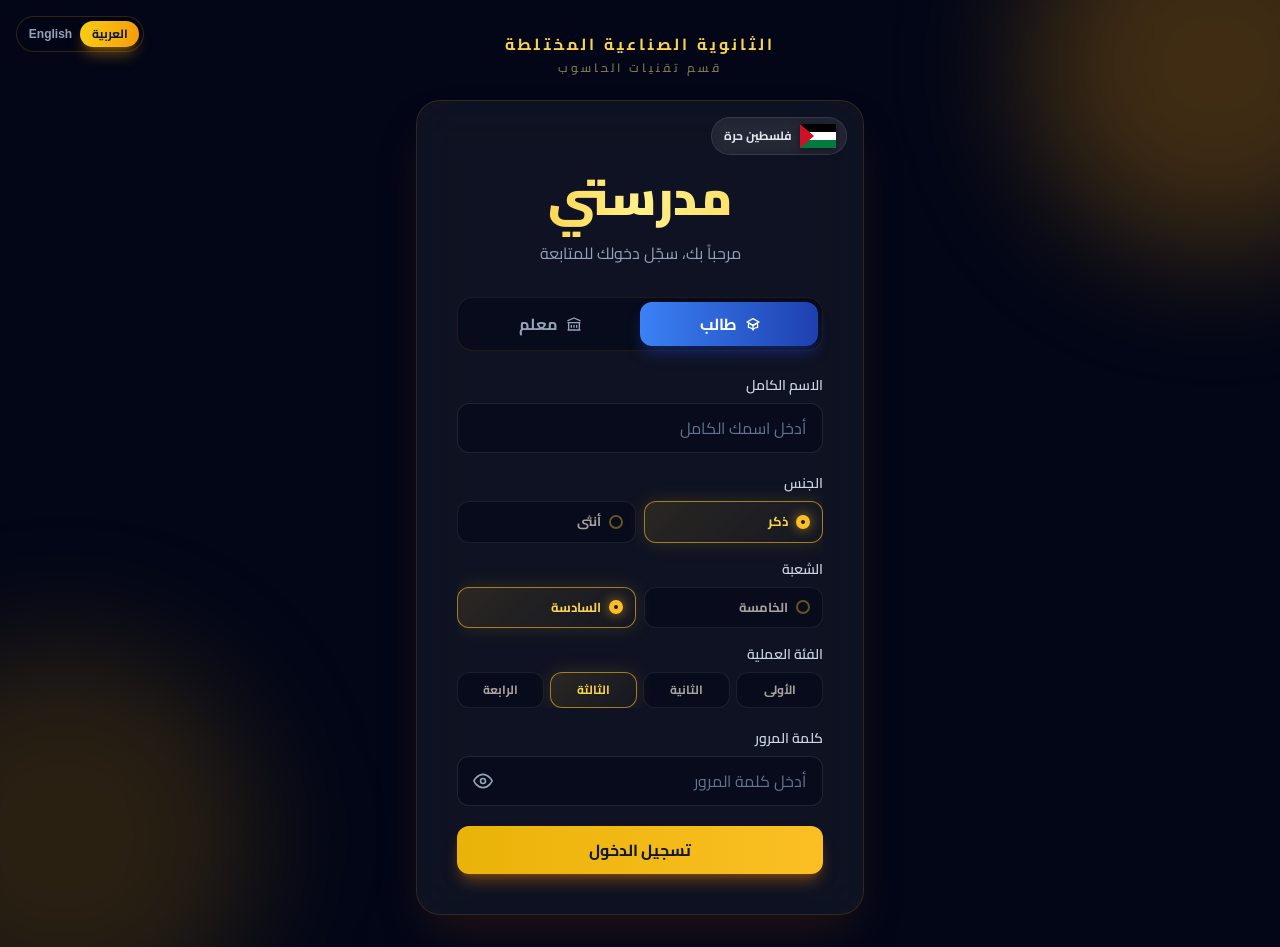
<file: schedule.html>
<!DOCTYPE html>
<html lang="ar" dir="rtl">
<head>
  <meta charset="UTF-8" />
  <meta name="viewport" content="width=device-width, initial-scale=1.0" />
  <title>البرنامج الأسبوعي | مدرستي</title>

  <script src="libs/tailwind.js"></script>
  <script>
    tailwind.config = { theme: { extend: { fontFamily: { cairo: ['Cairo', 'sans-serif'] } } } };
  </script>

  <link href="libs/aos.css" rel="stylesheet" />
  <link href="css/style.css" rel="stylesheet" />

  <style>
    /* أنماط خاصة بصفحة الجدول */
    .schedule-page-cell {
      background: rgba(255, 255, 255, 0.03);
      border: 1px solid rgba(255, 255, 255, 0.06);
      border-radius: 18px;
      padding: 18px;
      transition: all 0.35s ease;
      position: relative;
      overflow: hidden;
    }
    .schedule-page-cell:hover {
      border-color: rgba(251, 191, 36, 0.4);
      background: rgba(251, 191, 36, 0.05);
      transform: translateY(-3px);
      box-shadow: 0 20px 50px rgba(251, 191, 36, 0.15);
    }
    .schedule-page-cell.is-today {
      border-color: rgba(251, 191, 36, 0.55);
      background: linear-gradient(135deg, rgba(251, 191, 36, 0.12) 0%, rgba(251, 191, 36, 0.02) 100%);
      box-shadow: 0 0 35px rgba(251, 191, 36, 0.2), inset 0 0 25px rgba(251, 191, 36, 0.06);
    }
    .schedule-page-cell.is-today::before {
      content: 'اليوم';
      position: absolute;
      top: 12px;
      inset-inline-end: 12px;
      padding: 3px 10px;
      border-radius: 999px;
      background: #fbbf24;
      color: #1c1917;
      font-size: 10px;
      font-weight: 900;
      letter-spacing: 0.05em;
      box-shadow: 0 0 15px rgba(251, 191, 36, 0.6);
    }
    .sched-day-title {
      font-size: 18px;
      font-weight: 900;
      color: #fcd34d;
      margin-bottom: 14px;
      padding-bottom: 12px;
      border-bottom: 1px dashed rgba(251, 191, 36, 0.2);
      text-align: center;
      letter-spacing: 0.05em;
    }
    .sched-slot {
      padding: 12px;
      border-radius: 12px;
      margin-bottom: 10px;
    }
    .sched-slot.practical {
      background: linear-gradient(135deg, rgba(251, 191, 36, 0.15) 0%, rgba(217, 119, 6, 0.05) 100%);
      border: 1px solid rgba(251, 191, 36, 0.35);
    }
    .sched-slot.theory {
      background: rgba(120, 113, 108, 0.08);
      border: 1px solid rgba(120, 113, 108, 0.18);
    }
    .sched-slot-label {
      font-size: 10px;
      font-weight: 800;
      letter-spacing: 0.15em;
      margin-bottom: 6px;
      opacity: 0.7;
    }
    .sched-slot-value {
      font-size: 15px;
      font-weight: 900;
    }
    .sched-slot.practical .sched-slot-label { color: #fcd34d; }
    .sched-slot.practical .sched-slot-value { color: #fef3c7; }
    .sched-slot.theory .sched-slot-label { color: #a8a29e; }
    .sched-slot.theory .sched-slot-value { color: #78716c; }

    /* زر الطباعة */
    .print-btn {
      display: inline-flex;
      align-items: center;
      gap: 8px;
      padding: 9px 18px;
      border-radius: 12px;
      font-size: 13px;
      font-weight: 800;
      color: #1c1917;
      background: linear-gradient(135deg, #fcd34d, #fbbf24);
      border: none;
      cursor: pointer;
      box-shadow: 0 10px 25px rgba(251, 191, 36, 0.35);
      transition: all 0.3s ease;
      font-family: 'Cairo', sans-serif;
    }
    .print-btn:hover {
      transform: translateY(-2px);
      box-shadow: 0 15px 35px rgba(251, 191, 36, 0.5);
    }
    .print-btn svg { width: 16px; height: 16px; }

    @media print {
      #sidebar, #bottom-nav, header, .print-btn, #three-bg, .glow-orb { display: none !important; }
      body { background: white !important; color: black !important; }
      #main-content { margin: 0 !important; }
      .schedule-page-cell { background: white !important; border: 1px solid #ddd !important; }
    }
  </style>
</head>

<body class="font-cairo overflow-x-hidden">

  <!-- 3D -->
  <div id="three-bg"></div>
  <div class="glow-orb o1"></div>
  <div class="glow-orb o2"></div>

  <!-- SIDEBAR MOUNT -->
  <div id="sidebar-mount"></div>

  <!-- Main -->
  <main id="main-content">

    <!-- HEADER MOUNT -->
    <div id="header-mount"></div>

    <div class="px-4 sm:px-6 lg:px-8 py-6 sm:py-8 space-y-6">

      <!-- Page Header -->
      <section id="hero" class="flex items-start justify-between flex-wrap gap-4">
        <div>
          <h1 class="text-3xl sm:text-4xl lg:text-5xl font-black leading-tight">
            <span class="bg-gradient-to-l from-amber-300 via-yellow-200 to-amber-400 bg-clip-text text-transparent" data-i18n="pageScheduleTitle">البرنامج الأسبوعي</span>
          </h1>
          <p class="mt-2 text-stone-400 text-sm sm:text-base" data-i18n="pageScheduleSub">جدول حصص فئتك خلال الأسبوع</p>
          <p class="text-xs text-amber-200/60 mt-2 font-bold" data-weekly-sub>—</p>
        </div>

        <button class="print-btn" id="print-btn" type="button">
          <svg xmlns="http://www.w3.org/2000/svg" fill="none" viewBox="0 0 24 24" stroke="currentColor" stroke-width="2.5">
            <path stroke-linecap="round" stroke-linejoin="round" d="M17 17h2a2 2 0 002-2v-4a2 2 0 00-2-2H5a2 2 0 00-2 2v4a2 2 0 002 2h2m2 4h6a2 2 0 002-2v-4a2 2 0 00-2-2H9a2 2 0 00-2 2v4a2 2 0 002 2zm8-12V5a2 2 0 00-2-2H9a2 2 0 00-2 2v4h10z" />
          </svg>
          <span data-i18n="print">طباعة</span>
        </button>
      </section>

      <!-- Legend -->
      <section class="flex items-center gap-4 text-xs flex-wrap">
        <div class="flex items-center gap-2">
          <span class="w-3 h-3 rounded-full bg-amber-400 shadow-lg shadow-amber-400/50"></span>
          <span class="text-stone-400 font-bold" data-i18n="legendPractical">عملي</span>
        </div>
        <div class="flex items-center gap-2">
          <span class="w-3 h-3 rounded-full bg-stone-600"></span>
          <span class="text-stone-400 font-bold" data-i18n="legendTheory">نظري</span>
        </div>
      </section>

      <!-- Week Grid -->
      <section id="week-grid-full" class="grid grid-cols-1 sm:grid-cols-2 lg:grid-cols-3 xl:grid-cols-5 gap-4"></section>

    </div>
  </main>

  <!-- BOTTOM NAV MOUNT -->
  <div id="bottom-nav-mount"></div>

  <!-- Scripts -->
  <script src="libs/sweetalert2.min.js" defer></script>
  <script src="libs/gsap.min.js" defer></script>
  <script src="libs/three.min.js" defer></script>
  <script src="libs/aos.js" defer></script>
  <script src="js/sound-manager.js" defer></script>
  <script src="js/three-scene.js" defer></script>
  <script src="js/app.js" defer></script>
  <script src="js/schedule.js" defer></script>
</body>
</html>
</file>
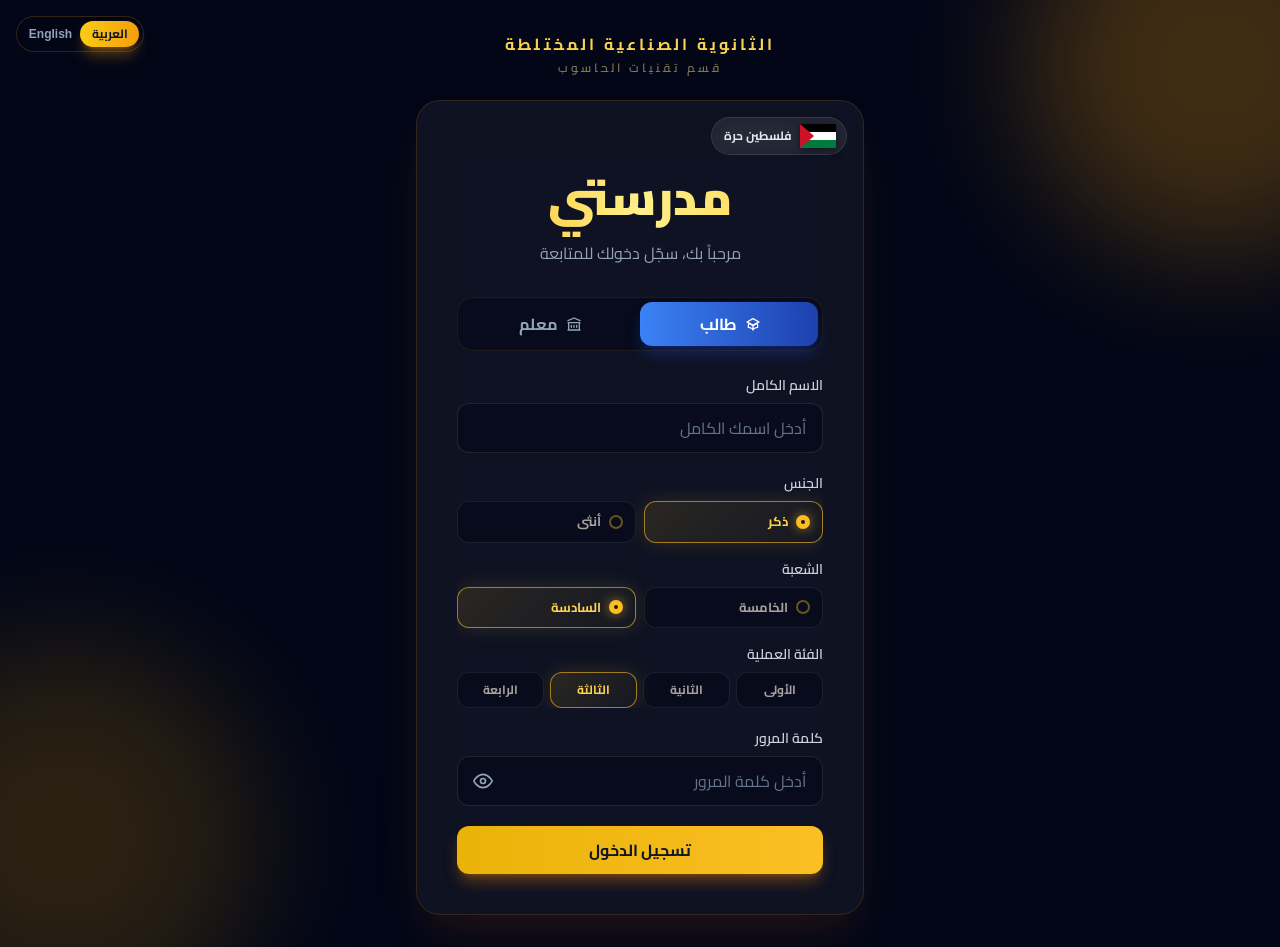
<file: student.html>
<!DOCTYPE html>
<html lang="ar" dir="rtl">
<head>
  <meta charset="UTF-8" />
  <meta name="viewport" content="width=device-width, initial-scale=1.0" />
  <title>لوحة التحكم | مدرستي</title>

  <script src="libs/tailwind.js"></script>
  <script>
    tailwind.config = { theme: { extend: { fontFamily: { cairo: ['Cairo', 'sans-serif'] } } } };
  </script>

  <link href="libs/aos.css" rel="stylesheet" />
  <link href="css/style.css" rel="stylesheet" />

  <style>
    /* ===== Action Cards (روابط سريعة) ===== */
    .action-card {
      display: block;
      position: relative;
      background: rgba(255, 255, 255, 0.04);
      backdrop-filter: blur(16px);
      -webkit-backdrop-filter: blur(16px);
      border: 1px solid rgba(251, 191, 36, 0.1);
      border-radius: 20px;
      padding: 22px 20px;
      text-decoration: none;
      transition: all 0.35s cubic-bezier(0.34, 1.56, 0.64, 1);
      transform-style: preserve-3d;
      will-change: transform;
      overflow: hidden;
    }
    .action-card::before {
      content: '';
      position: absolute;
      inset: 0;
      border-radius: inherit;
      background: radial-gradient(circle at var(--mx, 50%) var(--my, 50%), rgba(251, 191, 36, 0.18) 0%, transparent 60%);
      opacity: 0;
      transition: opacity 0.4s ease;
      pointer-events: none;
    }
    .action-card:hover::before { opacity: 1; }
    .action-card:hover {
      border-color: rgba(251, 191, 36, 0.4);
      box-shadow: 0 25px 60px rgba(251, 191, 36, 0.18);
    }
    .action-card .action-icon {
      width: 52px;
      height: 52px;
      border-radius: 15px;
      display: flex;
      align-items: center;
      justify-content: center;
      margin-bottom: 14px;
      background: linear-gradient(135deg, rgba(251, 191, 36, 0.2) 0%, rgba(217, 119, 6, 0.08) 100%);
      border: 1px solid rgba(251, 191, 36, 0.25);
      transition: transform 0.3s ease;
    }
    .action-card:hover .action-icon { transform: scale(1.1) rotate(-5deg); }
    .action-card .action-icon svg {
      width: 24px;
      height: 24px;
      color: #fcd34d;
    }
    .action-card .action-title {
      font-size: 15px;
      font-weight: 900;
      color: #ffffff;
      margin-bottom: 4px;
    }
    .action-card .action-desc {
      font-size: 11px;
      color: #78716c;
      font-weight: 700;
    }
    .action-card .action-arrow {
      position: absolute;
      top: 20px;
      inset-inline-end: 18px;
      width: 22px;
      height: 22px;
      border-radius: 50%;
      background: rgba(251, 191, 36, 0.1);
      display: flex;
      align-items: center;
      justify-content: center;
      transition: all 0.3s ease;
    }
    .action-card:hover .action-arrow {
      background: #fbbf24;
      transform: translateX(-3px);
    }
    .action-card .action-arrow svg {
      width: 11px;
      height: 11px;
      color: #fcd34d;
      transition: color 0.3s ease;
    }
    .action-card:hover .action-arrow svg { color: #1c1917; }

    /* ===== Tip Card ===== */
    .tip-card {
      position: relative;
      background: linear-gradient(135deg, rgba(251, 191, 36, 0.08) 0%, rgba(217, 119, 6, 0.03) 100%);
      border: 1px solid rgba(251, 191, 36, 0.2);
      border-radius: 24px;
      padding: 26px 28px;
      overflow: hidden;
      transform-style: preserve-3d;
      will-change: transform;
    }
    .tip-card::before {
      content: '';
      position: absolute;
      top: -50px;
      inset-inline-end: -50px;
      width: 200px;
      height: 200px;
      background: radial-gradient(circle, rgba(251, 191, 36, 0.2) 0%, transparent 70%);
      filter: blur(40px);
      pointer-events: none;
    }
    .tip-icon-wrap {
      width: 56px;
      height: 56px;
      border-radius: 18px;
      background: linear-gradient(135deg, #fcd34d 0%, #f59e0b 100%);
      display: flex;
      align-items: center;
      justify-content: center;
      flex-shrink: 0;
      box-shadow: 0 12px 30px rgba(251, 191, 36, 0.4);
    }
    .tip-icon-wrap svg { width: 28px; height: 28px; color: #1c1917; }
    .tip-label {
      font-size: 11px;
      font-weight: 800;
      letter-spacing: 0.2em;
      color: rgba(251, 191, 36, 0.75);
      margin-bottom: 6px;
    }
    .tip-text {
      font-size: 16px;
      font-weight: 700;
      color: #fef3c7;
      line-height: 1.7;
    }
  </style>
</head>

<body class="font-cairo overflow-x-hidden">

  <!-- LOADER -->
  <div id="loader" aria-hidden="true">
    <div class="loader-ring r1"></div>
    <div class="loader-ring r2"></div>
    <div class="loader-ring r3"></div>

    <div class="loader-circle-wrap">
      <svg viewBox="0 0 140 140">
        <defs>
          <linearGradient id="loaderGrad" x1="0%" y1="0%" x2="100%" y2="100%">
            <stop offset="0%" stop-color="#fef3c7"/>
            <stop offset="50%" stop-color="#fbbf24"/>
            <stop offset="100%" stop-color="#d97706"/>
          </linearGradient>
        </defs>
        <circle class="loader-circle-bg" cx="70" cy="70" r="60" />
        <circle class="loader-circle-fg" id="loader-circle" cx="70" cy="70" r="60" />
      </svg>
      <div class="loader-logo">مدرستي</div>
    </div>

    <div class="loader-title">مدرستي</div>
    <div class="loader-sub">قسم تقنيات الحاسوب</div>
    <div class="loader-percent" id="loader-percent">0%</div>
    <div class="loader-status" id="loader-status">جاري التحضير...</div>

    <div class="loader-curtain left"  id="curtain-left"></div>
    <div class="loader-curtain right" id="curtain-right"></div>
  </div>

  <div id="three-bg"></div>
  <div class="glow-orb o1"></div>
  <div class="glow-orb o2"></div>

  <div id="sidebar-mount"></div>

  <main id="main-content">
    <div id="header-mount"></div>

    <div class="px-4 sm:px-6 lg:px-8 py-6 sm:py-8 space-y-6">

      <!-- Hero -->
      <section id="hero" class="mb-2">
        <h1 class="text-3xl sm:text-4xl lg:text-5xl font-black leading-tight">
          <span class="text-white" data-i18n="heroGreeting">أهلاً بك يا</span>
          <span class="bg-gradient-to-l from-amber-300 via-yellow-200 to-amber-400 bg-clip-text text-transparent" id="hero-name">—</span>
        </h1>
        <p class="mt-2 text-stone-400 text-sm sm:text-base" data-i18n="heroSub">نظرة سريعة على يومك الدراسي</p>
      </section>

      <!-- Today Card -->
      <section id="today-card" class="today-card p-5 sm:p-7 relative">
        <div class="relative z-10">
          <div class="flex items-center justify-between mb-4 flex-wrap gap-2">
            <div class="flex items-center gap-2">
              <div class="w-9 h-9 rounded-xl bg-amber-500/20 flex items-center justify-center">
                <svg xmlns="http://www.w3.org/2000/svg" class="w-5 h-5 text-amber-300" fill="none" viewBox="0 0 24 24" stroke="currentColor" stroke-width="2">
                  <path stroke-linecap="round" stroke-linejoin="round" d="M12 8v4l3 3m6-3a9 9 0 11-18 0 9 9 0 0118 0z" />
                </svg>
              </div>
              <div>
                <div class="text-[10px] text-amber-300/60 font-bold tracking-widest" data-i18n="todayLabel">اليوم</div>
                <div class="text-base sm:text-lg font-black text-white" id="today-day">—</div>
              </div>
            </div>
            <div class="text-xs text-amber-200/70 font-bold" id="today-date">—</div>
          </div>
          <div id="today-content" class="mt-5"></div>
        </div>
      </section>

      <!-- Stats -->
      <section class="grid grid-cols-2 lg:grid-cols-3 gap-3 sm:gap-4">
        <div class="glass-card p-4 sm:p-5">
          <div class="flex items-center gap-3">
            <div class="w-10 h-10 rounded-xl bg-amber-500/15 flex items-center justify-center flex-shrink-0">
              <svg xmlns="http://www.w3.org/2000/svg" class="w-5 h-5 text-amber-300" fill="none" viewBox="0 0 24 24" stroke="currentColor" stroke-width="2">
                <path stroke-linecap="round" stroke-linejoin="round" d="M19 11H5m14 0a2 2 0 012 2v6a2 2 0 01-2 2H5a2 2 0 01-2-2v-6a2 2 0 012-2m14 0V9a2 2 0 00-2-2M5 11V9a2 2 0 012-2m0 0V5a2 2 0 012-2h6a2 2 0 012 2v2M7 7h10" />
              </svg>
            </div>
            <div class="min-w-0">
              <div class="text-[10px] text-stone-500 font-bold tracking-widest" data-i18n="statShabah">الشعبة</div>
              <div class="text-sm sm:text-base font-black text-white truncate" data-stat="shabah">—</div>
            </div>
          </div>
        </div>

        <div class="glass-card p-4 sm:p-5">
          <div class="flex items-center gap-3">
            <div class="w-10 h-10 rounded-xl bg-amber-500/15 flex items-center justify-center flex-shrink-0">
              <svg xmlns="http://www.w3.org/2000/svg" class="w-5 h-5 text-amber-300" fill="none" viewBox="0 0 24 24" stroke="currentColor" stroke-width="2">
                <path stroke-linecap="round" stroke-linejoin="round" d="M17 20h5v-2a3 3 0 00-5.356-1.857M17 20H7m10 0v-2c0-.656-.126-1.283-.356-1.857M7 20H2v-2a3 3 0 015.356-1.857M7 20v-2c0-.656.126-1.283.356-1.857m0 0a5.002 5.002 0 019.288 0M15 7a3 3 0 11-6 0 3 3 0 016 0z" />
              </svg>
            </div>
            <div class="min-w-0">
              <div class="text-[10px] text-stone-500 font-bold tracking-widest" data-i18n="statGroup">الفئة</div>
              <div class="text-sm sm:text-base font-black text-white truncate" data-stat="fateh">—</div>
            </div>
          </div>
        </div>

        <div class="glass-card p-4 sm:p-5 col-span-2 lg:col-span-1">
          <div class="flex items-center gap-3">
            <div class="w-10 h-10 rounded-xl bg-amber-500/15 flex items-center justify-center flex-shrink-0">
              <svg xmlns="http://www.w3.org/2000/svg" class="w-5 h-5 text-amber-300" fill="none" viewBox="0 0 24 24" stroke="currentColor" stroke-width="2">
                <path stroke-linecap="round" stroke-linejoin="round" d="M9 12l2 2 4-4M7.835 4.697a3.42 3.42 0 001.946-.806 3.42 3.42 0 014.438 0 3.42 3.42 0 001.946.806 3.42 3.42 0 013.138 3.138 3.42 3.42 0 00.806 1.946 3.42 3.42 0 010 4.438 3.42 3.42 0 00-.806 1.946 3.42 3.42 0 01-3.138 3.138 3.42 3.42 0 00-1.946.806 3.42 3.42 0 01-4.438 0 3.42 3.42 0 00-1.946-.806 3.42 3.42 0 01-3.138-3.138 3.42 3.42 0 00-.806-1.946 3.42 3.42 0 010-4.438 3.42 3.42 0 00.806-1.946 3.42 3.42 0 013.138-3.138z" />
              </svg>
            </div>
            <div class="min-w-0">
              <div class="text-[10px] text-stone-500 font-bold tracking-widest" data-i18n="statSubject">مادة اليوم</div>
              <div class="text-sm sm:text-base font-black text-white truncate" id="stat-today-subject">—</div>
            </div>
          </div>
        </div>
      </section>

      <!-- Quick Actions -->
      <section id="quick-actions">
        <div class="mb-4">
          <h2 class="text-xl sm:text-2xl font-black text-white" data-i18n="quickActionsTitle">روابط سريعة</h2>
          <p class="text-xs text-stone-500 mt-1" data-i18n="quickActionsSub">الوصول السريع لكل الأقسام</p>
        </div>

        <div class="grid grid-cols-1 sm:grid-cols-2 lg:grid-cols-4 gap-4">
          <a href="schedule.html" class="action-card">
            <span class="action-arrow">
              <svg xmlns="http://www.w3.org/2000/svg" fill="none" viewBox="0 0 24 24" stroke="currentColor" stroke-width="3"><path stroke-linecap="round" stroke-linejoin="round" d="M15 19l-7-7 7-7" /></svg>
            </span>
            <div class="action-icon">
              <svg xmlns="http://www.w3.org/2000/svg" fill="none" viewBox="0 0 24 24" stroke="currentColor" stroke-width="2">
                <path stroke-linecap="round" stroke-linejoin="round" d="M8 7V3m8 4V3m-9 8h10M5 21h14a2 2 0 002-2V7a2 2 0 00-2-2H5a2 2 0 00-2 2v12a2 2 0 002 2z" />
              </svg>
            </div>
            <div class="action-title" data-i18n="qaSchedule">البرنامج الأسبوعي</div>
            <div class="action-desc" data-i18n="qaScheduleDesc">جدول حصص فئتك</div>
          </a>

          <a href="books.html" class="action-card">
            <span class="action-arrow">
              <svg xmlns="http://www.w3.org/2000/svg" fill="none" viewBox="0 0 24 24" stroke="currentColor" stroke-width="3"><path stroke-linecap="round" stroke-linejoin="round" d="M15 19l-7-7 7-7" /></svg>
            </span>
            <div class="action-icon">
              <svg xmlns="http://www.w3.org/2000/svg" fill="none" viewBox="0 0 24 24" stroke="currentColor" stroke-width="2">
                <path stroke-linecap="round" stroke-linejoin="round" d="M12 6.253v13m0-13C10.832 5.477 9.246 5 7.5 5S4.168 5.477 3 6.253v13C4.168 18.477 5.754 18 7.5 18s3.332.477 4.5 1.253m0-13C13.168 5.477 14.754 5 16.5 5c1.747 0 3.332.477 4.5 1.253v13C19.832 18.477 18.247 18 16.5 18c-1.746 0-3.332.477-4.5 1.253" />
              </svg>
            </div>
            <div class="action-title" data-i18n="qaBooks">الكتب والمواد</div>
            <div class="action-desc" data-i18n="qaBooksDesc">كتب PDF للتحميل</div>
          </a>

          <a href="announcements.html" class="action-card">
            <span class="action-arrow">
              <svg xmlns="http://www.w3.org/2000/svg" fill="none" viewBox="0 0 24 24" stroke="currentColor" stroke-width="3"><path stroke-linecap="round" stroke-linejoin="round" d="M15 19l-7-7 7-7" /></svg>
            </span>
            <div class="action-icon">
              <svg xmlns="http://www.w3.org/2000/svg" fill="none" viewBox="0 0 24 24" stroke="currentColor" stroke-width="2">
                <path stroke-linecap="round" stroke-linejoin="round" d="M11 5.882V19.24a1.76 1.76 0 01-3.417.592l-2.147-6.15M18 13a3 3 0 100-6M5.436 13.683A4.001 4.001 0 017 6h1.832c4.1 0 7.625-1.234 9.168-3v14c-1.543-1.766-5.067-3-9.168-3H7a3.988 3.988 0 01-1.564-.317z" />
              </svg>
            </div>
            <div class="action-title" data-i18n="qaAnnouncements">الإعلانات</div>
            <div class="action-desc" data-i18n="qaAnnouncementsDesc">آخر التعميمات</div>
          </a>

          <a href="profile.html" class="action-card">
            <span class="action-arrow">
              <svg xmlns="http://www.w3.org/2000/svg" fill="none" viewBox="0 0 24 24" stroke="currentColor" stroke-width="3"><path stroke-linecap="round" stroke-linejoin="round" d="M15 19l-7-7 7-7" /></svg>
            </span>
            <div class="action-icon">
              <svg xmlns="http://www.w3.org/2000/svg" fill="none" viewBox="0 0 24 24" stroke="currentColor" stroke-width="2">
                <path stroke-linecap="round" stroke-linejoin="round" d="M16 7a4 4 0 11-8 0 4 4 0 018 0zM12 14a7 7 0 00-7 7h14a7 7 0 00-7-7z" />
              </svg>
            </div>
            <div class="action-title" data-i18n="qaProfile">ملفي الشخصي</div>
            <div class="action-desc" data-i18n="qaProfileDesc">بياناتك الدراسية</div>
          </a>
        </div>
      </section>

      <!-- Study Tip -->
      <section id="study-tip" class="tip-card">
        <div class="relative z-10 flex items-start gap-5">
          <div class="tip-icon-wrap">
            <svg xmlns="http://www.w3.org/2000/svg" fill="none" viewBox="0 0 24 24" stroke="currentColor" stroke-width="2.5">
              <path stroke-linecap="round" stroke-linejoin="round" d="M9.663 17h4.673M12 3v1m6.364 1.636l-.707.707M21 12h-1M4 12H3m3.343-5.657l-.707-.707m2.828 9.9a5 5 0 117.072 0l-.548.547A3.374 3.374 0 0014 18.469V19a2 2 0 11-4 0v-.531c0-.895-.356-1.754-.988-2.386l-.548-.547z" />
            </svg>
          </div>
          <div class="flex-1 min-w-0">
            <div class="tip-label" data-i18n="studyTipTitle">نصيحة اليوم</div>
            <div class="tip-text" id="tip-text">—</div>
          </div>
        </div>
      </section>

    </div>
  </main>

  <div id="bottom-nav-mount"></div>

  <script src="libs/sweetalert2.min.js" defer></script>
  <script src="libs/gsap.min.js" defer></script>
  <script src="libs/three.min.js" defer></script>
  <script src="libs/aos.js" defer></script>
  <script src="js/sound-manager.js" defer></script>
  <script src="js/three-scene.js" defer></script>
  <script src="js/app.js" defer></script>
  <script src="student.js" defer></script>
</body>
</html>
</file>
<file: css/style.css>
/* ============================================================
   🎨 Madrasati — Shared Stylesheet
   ============================================================ */

/* ===== Fonts ===== */
@font-face { font-family: 'Cairo'; src: url('../libs/fonts/cairo-400.woff2') format('woff2'); font-weight: 400; font-display: swap; }
@font-face { font-family: 'Cairo'; src: url('../libs/fonts/cairo-600.woff2') format('woff2'); font-weight: 600; font-display: swap; }
@font-face { font-family: 'Cairo'; src: url('../libs/fonts/cairo-700.woff2') format('woff2'); font-weight: 700; font-display: swap; }
@font-face { font-family: 'Cairo'; src: url('../libs/fonts/cairo-900.woff2') format('woff2'); font-weight: 900; font-display: swap; }

/* ===== Base ===== */
* { -webkit-tap-highlight-color: transparent; }

body {
  background-color: #0a0a0a;
  color: #e7e5e4;
  font-family: 'Cairo', sans-serif;
  min-height: 100vh;
  overflow-x: hidden;
}

/* ===== Scrollbar ===== */
::-webkit-scrollbar { width: 6px; height: 6px; }
::-webkit-scrollbar-track { background: transparent; }
::-webkit-scrollbar-thumb { background: rgba(251, 191, 36, 0.25); border-radius: 999px; }
::-webkit-scrollbar-thumb:hover { background: rgba(251, 191, 36, 0.4); }

/* ============================================================
   🎥 LOADER
   ============================================================ */
#loader {
  position: fixed; inset: 0; z-index: 9999;
  background: radial-gradient(circle at 50% 50%, #1c1917 0%, #0a0a0a 60%, #000 100%);
  display: flex; flex-direction: column;
  align-items: center; justify-content: center;
  overflow: hidden;
}

.loader-ring {
  position: absolute; top: 50%; left: 50%;
  border-radius: 50%; border: 1px solid rgba(251, 191, 36, 0.2);
  transform: translate(-50%, -50%); pointer-events: none;
}
.loader-ring.r1 { width: 200px; height: 200px; }
.loader-ring.r2 { width: 340px; height: 340px; border-color: rgba(251, 191, 36, 0.1); }
.loader-ring.r3 { width: 480px; height: 480px; border-color: rgba(251, 191, 36, 0.05); }

.loader-circle-wrap {
  position: relative; width: 140px; height: 140px;
  display: flex; align-items: center; justify-content: center;
  margin-bottom: 32px;
}
.loader-circle-wrap svg { width: 100%; height: 100%; transform: rotate(-90deg); }
.loader-circle-bg { fill: none; stroke: rgba(251, 191, 36, 0.08); stroke-width: 4; }
.loader-circle-fg {
  fill: none; stroke: url(#loaderGrad);
  stroke-width: 4; stroke-linecap: round;
  stroke-dasharray: 377; stroke-dashoffset: 377;
  filter: drop-shadow(0 0 10px rgba(251, 191, 36, 0.8));
  transition: stroke-dashoffset 0.15s linear;
}

.loader-logo {
  position: absolute; top: 50%; left: 50%;
  transform: translate(-50%, -50%);
  font-size: 20px; font-weight: 900;
  background: linear-gradient(to left, #fef3c7, #fbbf24, #d97706);
  -webkit-background-clip: text; background-clip: text;
  -webkit-text-fill-color: transparent;
}

.loader-title {
  font-size: 26px; font-weight: 900; letter-spacing: 0.4em;
  background: linear-gradient(to left, #fef3c7, #fbbf24, #d97706);
  -webkit-background-clip: text; background-clip: text;
  -webkit-text-fill-color: transparent;
  margin-bottom: 14px;
  opacity: 0; animation: fadeUp 0.8s 0.3s ease both;
}

.loader-sub {
  font-size: 12px; font-weight: 700;
  color: rgba(251, 191, 36, 0.6); letter-spacing: 0.35em;
  margin-bottom: 40px;
  opacity: 0; animation: fadeUp 0.8s 0.5s ease both;
}

.loader-percent {
  font-size: 40px; font-weight: 900; color: #fbbf24;
  font-variant-numeric: tabular-nums;
  text-shadow: 0 0 30px rgba(251, 191, 36, 0.5);
  opacity: 0; animation: fadeUp 0.8s 0.7s ease both;
}

.loader-status {
  margin-top: 10px; font-size: 11px;
  color: #78716c; font-weight: 700; letter-spacing: 0.15em;
  opacity: 0; animation: fadeUp 0.8s 0.9s ease both;
}

@keyframes fadeUp {
  from { opacity: 0; transform: translateY(15px); }
  to   { opacity: 1; transform: translateY(0); }
}

.loader-curtain {
  position: absolute; top: 0; bottom: 0; width: 50%;
  background: radial-gradient(circle at center, #1c1917 0%, #0a0a0a 100%);
  z-index: 2;
}
.loader-curtain.left  { left: 0; }
.loader-curtain.right { right: 0; }

/* ============================================================
   🌌 3D Background
   ============================================================ */
#three-bg {
  position: fixed; inset: 0; z-index: 0;
  pointer-events: none; opacity: 0;
  transition: opacity 1.2s ease;
}
#three-bg.visible { opacity: 1; }

.glow-orb { position: fixed; border-radius: 50%; filter: blur(120px); pointer-events: none; z-index: 1; }
.glow-orb.o1 { width: 400px; height: 400px; background: #f59e0b; opacity: 0.12; top: -150px; right: -100px; }
.glow-orb.o2 { width: 350px; height: 350px; background: #d97706; opacity: 0.1; bottom: -120px; left: -80px; }

/* ============================================================
   Sidebar
   ============================================================ */
#sidebar {
  position: fixed; top: 0; inset-inline-start: 0;
  height: 100vh; width: 260px; z-index: 40;
  display: none; flex-direction: column;
  background: rgba(15, 14, 13, 0.75);
  backdrop-filter: blur(24px); -webkit-backdrop-filter: blur(24px);
  border-inline-end: 1px solid rgba(251, 191, 36, 0.1);
}
@media (min-width: 1024px) { #sidebar { display: flex; } }

.nav-item {
  display: flex; align-items: center; gap: 12px;
  padding: 11px 16px; border-radius: 12px;
  font-weight: 600; font-size: 14px; color: #a8a29e;
  transition: all 0.25s ease; cursor: pointer;
  position: relative; margin: 2px 0;
  text-decoration: none;
}
.nav-item:hover { color: #fcd34d; background: rgba(251, 191, 36, 0.06); }
.nav-item.active {
  color: #fbbf24;
  background: linear-gradient(90deg, rgba(251, 191, 36, 0.15) 0%, rgba(251, 191, 36, 0.02) 100%);
  box-shadow: 0 0 20px rgba(251, 191, 36, 0.1) inset;
}
.nav-item.active::before {
  content: ''; position: absolute; inset-inline-end: 0;
  top: 20%; bottom: 20%; width: 3px; border-radius: 4px;
  background: linear-gradient(to bottom, #fcd34d, #f59e0b);
  box-shadow: 0 0 12px rgba(251, 191, 36, 0.8);
}
.nav-item svg { width: 20px; height: 20px; flex-shrink: 0; }

#main-content { position: relative; z-index: 10; padding-bottom: 96px; }
@media (min-width: 1024px) {
  #main-content { margin-inline-start: 260px; padding-bottom: 24px; }
}

/* ============================================================
   🎴 Glass Cards
   ============================================================ */
.glass-card {
  background: rgba(255, 255, 255, 0.04);
  backdrop-filter: blur(16px); -webkit-backdrop-filter: blur(16px);
  border: 1px solid rgba(251, 191, 36, 0.1);
  border-radius: 20px;
  transition: all 0.35s cubic-bezier(0.34, 1.56, 0.64, 1);
  transform-style: preserve-3d;
  will-change: transform;
  position: relative;
}
.glass-card::after {
  content: ''; position: absolute; inset: 0;
  border-radius: inherit;
  background: radial-gradient(circle at var(--mx, 50%) var(--my, 50%), rgba(251, 191, 36, 0.15) 0%, transparent 60%);
  opacity: 0; transition: opacity 0.4s ease; pointer-events: none;
}
.glass-card:hover::after { opacity: 1; }
.glass-card:hover {
  border-color: rgba(251, 191, 36, 0.35);
  box-shadow: 0 25px 60px rgba(251, 191, 36, 0.15);
}

/* ============================================================
   Today Card
   ============================================================ */
.today-card {
  background: linear-gradient(135deg, rgba(251, 191, 36, 0.08) 0%, rgba(217, 119, 6, 0.04) 100%);
  border: 1px solid rgba(251, 191, 36, 0.2);
  border-radius: 24px; position: relative; overflow: hidden;
  transform-style: preserve-3d; will-change: transform;
}
.today-card::before {
  content: ''; position: absolute;
  top: 0; inset-inline-end: 0;
  width: 200px; height: 200px;
  background: radial-gradient(circle, rgba(251, 191, 36, 0.15) 0%, transparent 70%);
  filter: blur(40px); pointer-events: none;
}
.today-card::after {
  content: ''; position: absolute; inset: 0;
  border-radius: inherit;
  background: radial-gradient(circle at var(--mx, 50%) var(--my, 50%), rgba(251, 191, 36, 0.2) 0%, transparent 55%);
  opacity: 0; transition: opacity 0.4s ease; pointer-events: none;
}
.today-card:hover::after { opacity: 1; }

/* ============================================================
   Day Cells
   ============================================================ */
.day-cell {
  background: rgba(255, 255, 255, 0.03);
  border: 1px solid rgba(255, 255, 255, 0.06);
  border-radius: 16px; padding: 14px;
  transition: all 0.3s ease;
  position: relative; overflow: hidden;
  transform-style: preserve-3d; will-change: transform;
}
.day-cell:hover {
  border-color: rgba(251, 191, 36, 0.35);
  background: rgba(251, 191, 36, 0.04);
  box-shadow: 0 15px 40px rgba(251, 191, 36, 0.1);
}
.day-cell.today {
  border-color: rgba(251, 191, 36, 0.5);
  background: linear-gradient(135deg, rgba(251, 191, 36, 0.1) 0%, rgba(251, 191, 36, 0.02) 100%);
  box-shadow: 0 0 30px rgba(251, 191, 36, 0.15), inset 0 0 20px rgba(251, 191, 36, 0.05);
}
.day-cell.today::before {
  content: ''; position: absolute;
  top: 8px; inset-inline-end: 8px;
  width: 8px; height: 8px; border-radius: 50%;
  background: #fbbf24; box-shadow: 0 0 12px #fbbf24;
  animation: dot-pulse 1.8s ease-in-out infinite;
}
@keyframes dot-pulse {
  0%, 100% { transform: scale(1); opacity: 1; }
  50% { transform: scale(1.3); opacity: 0.7; }
}

.day-header {
  font-size: 13px; font-weight: 800; color: #fcd34d;
  letter-spacing: 0.05em; margin-bottom: 10px;
  text-align: center; padding-bottom: 8px;
  border-bottom: 1px dashed rgba(251, 191, 36, 0.15);
}
.slot-label {
  font-size: 10px; color: #78716c; font-weight: 700;
  letter-spacing: 0.1em; margin-bottom: 4px;
}
.slot-value { font-size: 12px; font-weight: 700; margin-bottom: 10px; }
.slot-value.practical { color: #fcd34d; }
.slot-value.theory { color: #a8a29e; }

/* ============================================================
   Bottom Navigation
   ============================================================ */
#bottom-nav {
  position: fixed; bottom: 0; inset-inline: 0; z-index: 50;
  background: rgba(15, 14, 13, 0.85);
  backdrop-filter: blur(24px); -webkit-backdrop-filter: blur(24px);
  border-top: 1px solid rgba(251, 191, 36, 0.15);
  padding: 8px 12px;
}
@media (min-width: 1024px) { #bottom-nav { display: none; } }

.bottom-nav-item {
  flex: 1; display: flex; flex-direction: column;
  align-items: center; gap: 4px;
  padding: 8px 4px; border-radius: 12px;
  font-size: 10px; font-weight: 700;
  color: #a8a29e; transition: all 0.25s ease;
  text-decoration: none;
}
.bottom-nav-item.active { color: #fbbf24; }
.bottom-nav-item.active svg { filter: drop-shadow(0 0 8px rgba(251, 191, 36, 0.6)); }
.bottom-nav-item svg { width: 22px; height: 22px; }

/* ============================================================
   Avatar
   ============================================================ */
.avatar-circle {
  width: 40px; height: 40px; border-radius: 50%;
  background: linear-gradient(135deg, #fcd34d 0%, #f59e0b 100%);
  display: flex; align-items: center; justify-content: center;
  font-weight: 900; color: #1c1917; font-size: 16px;
  box-shadow: 0 4px 15px rgba(251, 191, 36, 0.4);
  flex-shrink: 0;
}

/* ============================================================
   Language Pill
   ============================================================ */
.lang-pill {
  position: relative;
  display: inline-flex; align-items: center;
  width: 108px; height: 32px; padding: 3px;
  border-radius: 999px;
  background: rgba(15, 14, 13, 0.6);
  border: 1px solid rgba(251, 191, 36, 0.2);
  cursor: pointer;
}
.lang-pill-thumb {
  position: absolute; top: 3px; left: 3px;
  width: calc(50% - 3px); height: calc(100% - 6px);
  border-radius: 999px;
  background: linear-gradient(to left, #f59e0b, #fbbf24);
  box-shadow: 0 4px 10px rgba(251, 191, 36, 0.45);
  transition: transform 0.35s cubic-bezier(0.34, 1.56, 0.64, 1);
  transform: translateX(0);
  z-index: 1; pointer-events: none;
}
.lang-pill.is-ar .lang-pill-thumb { transform: translateX(100%); }
.lang-pill-label {
  position: relative; z-index: 2; flex: 1;
  text-align: center;
  font-size: 10px; font-weight: 800;
  transition: color 0.3s ease;
}

/* ============================================================
   Sound Button
   ============================================================ */
.sound-btn {
  position: relative;
  width: 36px; height: 36px;
  border-radius: 50%;
  background: rgba(15, 14, 13, 0.6);
  border: 1px solid rgba(251, 191, 36, 0.2);
  color: #a8a29e;
  display: flex; align-items: center; justify-content: center;
  cursor: pointer;
  transition: all 0.3s ease;
}
.sound-btn:hover {
  border-color: rgba(251, 191, 36, 0.5);
  color: #fbbf24;
  background: rgba(251, 191, 36, 0.08);
}
.sound-btn.on {
  color: #fbbf24;
  border-color: rgba(251, 191, 36, 0.5);
  box-shadow: 0 0 15px rgba(251, 191, 36, 0.3);
}
.sound-btn svg { width: 16px; height: 16px; }
.sound-btn .icon-on, .sound-btn .icon-off {
  position: absolute;
  transition: opacity 0.2s ease;
}
.sound-btn:not(.on) .icon-on { opacity: 0; }
.sound-btn:not(.on) .icon-off { opacity: 1; }
.sound-btn.on .icon-on { opacity: 1; }
.sound-btn.on .icon-off { opacity: 0; }

/* ============================================================
   Announcements
   ============================================================ */
.announce-item {
  display: flex; gap: 14px; padding: 14px;
  border-radius: 14px;
  background: rgba(255, 255, 255, 0.03);
  border: 1px solid rgba(255, 255, 255, 0.05);
  transition: all 0.3s ease;
}
.announce-item:hover {
  background: rgba(251, 191, 36, 0.04);
  border-color: rgba(251, 191, 36, 0.2);
}
.announce-dot {
  width: 8px; height: 8px; border-radius: 50%;
  flex-shrink: 0; margin-top: 6px;
}

/* ============================================================
   SweetAlert2
   ============================================================ */
.swal2-container.swal2-backdrop-show { background: rgba(2, 6, 23, 0.78) !important; backdrop-filter: blur(8px); }
.swal2-popup {
  background: rgba(12, 10, 9, 0.94) !important;
  backdrop-filter: blur(24px);
  border: 1px solid rgba(251, 191, 36, 0.18) !important;
  border-radius: 26px !important;
  padding: 28px 24px 24px !important;
  color: #e2e8f0 !important;
  font-family: 'Cairo', sans-serif !important;
  box-shadow: 0 20px 60px rgba(251, 191, 36, 0.25), 0 0 100px rgba(245, 158, 11, 0.12) !important;
  max-width: 400px !important;
}
.swal2-title { color: #fef3c7 !important; font-family: 'Cairo', sans-serif !important; font-weight: 900 !important; font-size: 22px !important; }
.swal2-html-container { color: #cbd5e1 !important; font-family: 'Cairo', sans-serif !important; font-size: 14px !important; line-height: 1.7 !important; }
.swal2-confirm {
  background: linear-gradient(to left, #f59e0b, #fbbf24) !important;
  color: #1c1917 !important;
  border-radius: 12px !important;
  padding: 11px 32px !important;
  font-family: 'Cairo', sans-serif !important;
  font-weight: 800 !important;
  box-shadow: 0 10px 25px rgba(251, 191, 36, 0.5) !important;
  border: none !important;
}
.swal2-icon.swal2-warning { border-color: #f59e0b !important; color: #f59e0b !important; }
.swal2-icon { margin: 0 auto 12px !important; width: 64px !important; height: 64px !important; }
@keyframes swal-pop-in {
  0% { opacity: 0; transform: scale(0.85) translateY(40px); filter: blur(8px); }
  100% { opacity: 1; transform: scale(1) translateY(0); filter: blur(0); }
}
@keyframes swal-pop-out {
  0% { opacity: 1; transform: scale(1); }
  100% { opacity: 0; transform: scale(0.9) translateY(-20px); filter: blur(6px); }
}
.swal-animate-in { animation: swal-pop-in 0.55s cubic-bezier(0.34, 1.56, 0.64, 1) both; }
.swal-animate-out { animation: swal-pop-out 0.28s ease both; }

/* ============================================================
   Utility Classes
   ============================================================ */
.page-header { margin-bottom: 24px; }
.page-title {
  font-size: 1.5rem; font-weight: 900; color: #ffffff;
  margin-bottom: 4px;
}
.page-subtitle {
  font-size: 0.75rem; color: #78716c;
  font-weight: 700;
}
</file>
